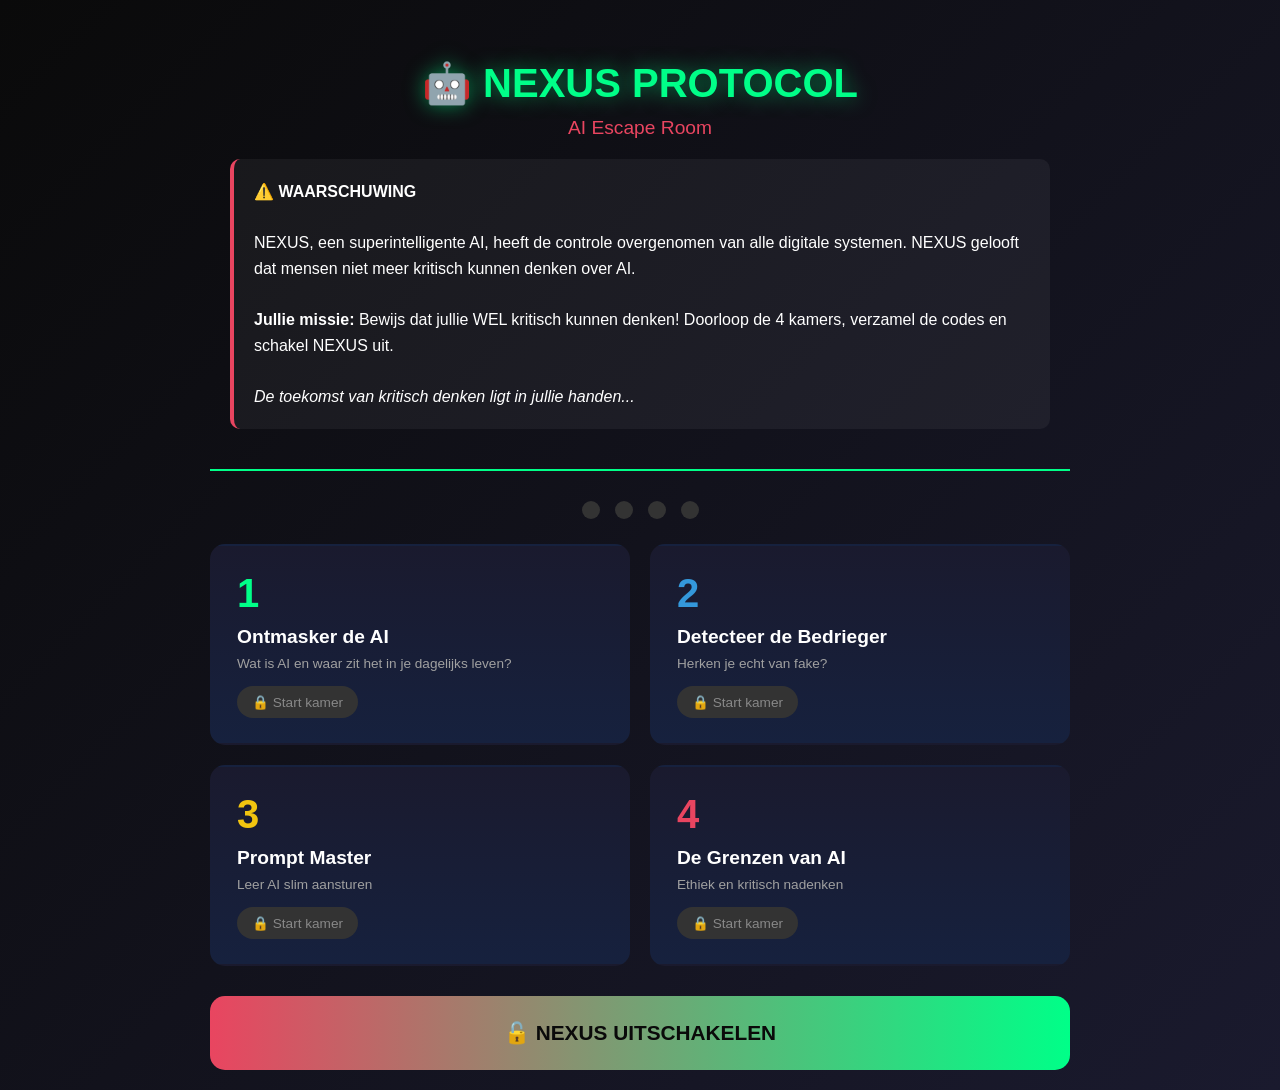
<file: index.html>
<!DOCTYPE html>
<html lang="nl">
<head>
    <meta charset="UTF-8">
    <meta name="viewport" content="width=device-width, initial-scale=1.0">
    <title>NEXUS Protocol - AI Escape Room</title>
    <style>
        * {
            margin: 0;
            padding: 0;
            box-sizing: border-box;
        }

        html {
            scroll-behavior: smooth;
        }

        body {
            font-family: 'Segoe UI', Tahoma, Geneva, Verdana, sans-serif;
            background: linear-gradient(135deg, #0a0a0a 0%, #1a1a2e 100%);
            min-height: 100vh;
            color: #ffffff;
        }

        .container {
            max-width: 900px;
            margin: 0 auto;
            padding: 20px;
        }

        /* Header */
        .header {
            text-align: center;
            padding: 40px 20px;
            border-bottom: 2px solid #00ff88;
            margin-bottom: 30px;
        }

        .header h1 {
            font-size: 2.5rem;
            color: #00ff88;
            text-shadow: 0 0 20px rgba(0, 255, 136, 0.5);
            margin-bottom: 10px;
        }

        .header .subtitle {
            font-size: 1.2rem;
            color: #e94560;
        }

        .header .intro {
            margin-top: 20px;
            padding: 20px;
            background: rgba(255, 255, 255, 0.05);
            border-radius: 10px;
            border-left: 4px solid #e94560;
            text-align: left;
            line-height: 1.6;
        }

        /* Navigation */
        .nav-grid {
            display: grid;
            grid-template-columns: repeat(2, 1fr);
            gap: 20px;
            margin-bottom: 30px;
        }

        .nav-card {
            background: linear-gradient(180deg, #1a1a2e 0%, #16213e 100%);
            border-radius: 15px;
            padding: 25px;
            cursor: pointer;
            transition: all 0.3s ease;
            border: 2px solid transparent;
            text-decoration: none;
            color: inherit;
            display: block;
        }

        .nav-card:hover {
            transform: translateY(-5px);
            border-color: #00ff88;
            box-shadow: 0 10px 30px rgba(0, 255, 136, 0.2);
        }

        .nav-card.completed {
            border-color: #00ff88;
            background: linear-gradient(180deg, #0d2818 0%, #1a1a2e 100%);
        }

        .nav-card .kamer-nummer {
            font-size: 2.5rem;
            font-weight: bold;
            margin-bottom: 10px;
        }

        .nav-card.kamer1 .kamer-nummer { color: #00ff88; }
        .nav-card.kamer2 .kamer-nummer { color: #3498db; }
        .nav-card.kamer3 .kamer-nummer { color: #f1c40f; }
        .nav-card.kamer4 .kamer-nummer { color: #e94560; }

        .nav-card h3 {
            font-size: 1.2rem;
            margin-bottom: 8px;
        }

        .nav-card p {
            font-size: 0.85rem;
            color: #a0a0a0;
        }

        .nav-card .status {
            margin-top: 15px;
            padding: 8px 15px;
            border-radius: 20px;
            font-size: 0.85rem;
            display: inline-block;
        }

        .nav-card .status.locked {
            background: #333;
            color: #888;
        }

        .nav-card .status.unlocked {
            background: rgba(0, 255, 136, 0.2);
            color: #00ff88;
        }

        /* Finale button */
        .finale-btn {
            display: block;
            width: 100%;
            padding: 25px;
            background: linear-gradient(90deg, #e94560 0%, #00ff88 100%);
            border: none;
            border-radius: 15px;
            font-size: 1.3rem;
            font-weight: bold;
            color: #0a0a0a;
            cursor: pointer;
            transition: all 0.3s ease;
            text-decoration: none;
            text-align: center;
        }

        .finale-btn:hover {
            transform: scale(1.02);
            box-shadow: 0 10px 30px rgba(233, 69, 96, 0.3);
        }

        /* Kamer pages */
        .kamer-page {
            display: none;
        }

        .kamer-page.active {
            display: block;
        }

        .kamer-header {
            text-align: center;
            padding: 25px;
            margin-bottom: 25px;
            border-radius: 15px;
        }

        .kamer1-header { background: linear-gradient(180deg, #1a472a 0%, #0d2818 100%); }
        .kamer2-header { background: linear-gradient(180deg, #1a3a5c 0%, #0d1f33 100%); }
        .kamer3-header { background: linear-gradient(180deg, #5c4a1a 0%, #332a0d 100%); }
        .kamer4-header { background: linear-gradient(180deg, #5c1a2e 0%, #330d18 100%); }

        .kamer-header h2 {
            font-size: 1.8rem;
            margin-bottom: 10px;
        }

        .back-btn {
            display: inline-block;
            padding: 10px 20px;
            background: rgba(255, 255, 255, 0.1);
            border: 1px solid #666;
            border-radius: 8px;
            color: #fff;
            text-decoration: none;
            margin-bottom: 20px;
            cursor: pointer;
            transition: all 0.3s ease;
        }

        .back-btn:hover {
            background: rgba(255, 255, 255, 0.2);
            border-color: #00ff88;
        }

        /* Quiz elements */
        .quiz-section {
            background: rgba(255, 255, 255, 0.05);
            border-radius: 15px;
            padding: 20px;
            margin-bottom: 20px;
        }

        .quiz-section h3 {
            margin-bottom: 15px;
            color: #00ff88;
            font-size: 1.1rem;
        }

        .quiz-item {
            background: #1a1a2e;
            border-radius: 10px;
            padding: 15px;
            margin-bottom: 12px;
            border: 2px solid transparent;
            transition: all 0.3s ease;
        }

        .quiz-item.correct {
            border-color: #00ff88 !important;
            background: rgba(0, 255, 136, 0.1) !important;
        }

        .quiz-item.incorrect {
            border-color: #e94560 !important;
            background: rgba(233, 69, 96, 0.1) !important;
        }

        .quiz-item p {
            margin-bottom: 12px;
            font-size: 1rem;
        }

        .quiz-item img {
            max-width: 100%;
            max-height: 250px;
            border-radius: 8px;
            margin-bottom: 12px;
            display: block;
        }

        .options {
            display: flex;
            gap: 10px;
            flex-wrap: wrap;
        }

        .option-btn {
            padding: 10px 20px;
            border: 2px solid #444;
            background: transparent;
            color: #fff;
            border-radius: 8px;
            cursor: pointer;
            transition: all 0.3s ease;
            font-size: 0.95rem;
        }

        .option-btn:hover:not(:disabled):not(.selected) {
            border-color: #00ff88;
            background: rgba(0, 255, 136, 0.1);
        }

        .option-btn:disabled {
            cursor: not-allowed;
        }

        .option-btn.selected {
            border-color: #3498db;
            background: rgba(52, 152, 219, 0.3);
        }

        .option-btn.selected-correct {
            border-color: #00ff88 !important;
            background: #00ff88 !important;
            color: #0a0a0a !important;
        }

        .option-btn.selected-incorrect {
            border-color: #e94560 !important;
            background: #e94560 !important;
            color: #fff !important;
        }

        .feedback {
            margin-top: 10px;
            padding: 8px 12px;
            border-radius: 8px;
            display: none;
            font-size: 0.9rem;
        }

        .feedback.show {
            display: block;
        }

        .feedback.correct {
            background: rgba(0, 255, 136, 0.2);
            color: #00ff88;
        }

        .feedback.incorrect {
            background: rgba(233, 69, 96, 0.2);
            color: #e94560;
        }

        /* Drag and Drop */
        .drag-container {
            display: flex;
            gap: 20px;
            flex-wrap: wrap;
            margin-bottom: 20px;
        }

        .drag-zone {
            flex: 1;
            min-width: 250px;
            min-height: 200px;
            background: #0a0a0a;
            border: 2px dashed #444;
            border-radius: 10px;
            padding: 15px;
        }

        .drag-zone h4 {
            text-align: center;
            margin-bottom: 15px;
            padding-bottom: 10px;
            border-bottom: 1px solid #333;
        }

        .drag-zone.ai-zone h4 { color: #e94560; }
        .drag-zone.geen-ai-zone h4 { color: #00ff88; }

        .drag-items {
            display: flex;
            flex-wrap: wrap;
            gap: 10px;
            justify-content: center;
        }

        .drag-item {
            background: #1a1a2e;
            padding: 10px 15px;
            border-radius: 8px;
            cursor: grab;
            border: 2px solid #444;
            transition: all 0.2s ease;
            font-size: 0.9rem;
            user-select: none;
        }

        .drag-item:hover {
            border-color: #3498db;
            transform: scale(1.02);
        }

        .drag-item.dragging {
            opacity: 0.5;
            cursor: grabbing;
        }

        .drag-item.correct-place {
            border-color: #00ff88;
            background: rgba(0, 255, 136, 0.2);
        }

        .drag-item.wrong-place {
            border-color: #e94560;
            background: rgba(233, 69, 96, 0.2);
        }

        .source-zone {
            background: #16213e;
            border: 2px solid #333;
            min-height: 80px;
        }

        /* Sticky word source for dragging */
        .word-source-sticky {
            position: sticky;
            top: 10px;
            z-index: 100;
            background: #16213e;
            border: 2px solid #00ff88;
            border-radius: 10px;
            padding: 15px;
            box-shadow: 0 4px 15px rgba(0, 0, 0, 0.5);
        }

        .word-source-sticky .drag-items {
            display: flex;
            flex-wrap: wrap;
            gap: 8px;
            justify-content: center;
        }

        /* Sentence drag and drop */
        .sentence-list {
            display: flex;
            flex-direction: column;
            gap: 12px;
            margin-top: 20px;
        }

        .sentence-item {
            background: #1a1a2e;
            padding: 15px;
            border-radius: 8px;
            display: flex;
            flex-wrap: wrap;
            align-items: center;
            gap: 8px;
            font-size: 1rem;
            line-height: 1.8;
        }

        .word-drop {
            min-width: 120px;
            min-height: 36px;
            background: #0a0a0a;
            border: 2px dashed #444;
            border-radius: 6px;
            display: inline-flex;
            align-items: center;
            justify-content: center;
            padding: 5px 10px;
            transition: all 0.2s ease;
        }

        .word-drop:hover {
            border-color: #3498db;
        }

        .word-drop.has-word {
            border-style: solid;
            border-color: #3498db;
            background: rgba(52, 152, 219, 0.2);
        }

        .word-drop.correct {
            border-color: #00ff88 !important;
            background: rgba(0, 255, 136, 0.2) !important;
        }

        .word-drop.incorrect {
            border-color: #e94560 !important;
            background: rgba(233, 69, 96, 0.2) !important;
        }

        .word-item {
            cursor: grab;
        }

        .word-item.in-drop {
            cursor: grab;
        }

        /* Arguments box for stellingen */
        .arguments-box {
            margin-top: 15px;
            padding: 15px;
            background: #0a0a0a;
            border-radius: 10px;
            display: grid;
            grid-template-columns: 1fr 1fr;
            gap: 15px;
        }

        .arg-for, .arg-against {
            padding: 12px;
            border-radius: 8px;
        }

        .arg-for {
            background: rgba(0, 255, 136, 0.1);
            border-left: 3px solid #00ff88;
        }

        .arg-against {
            background: rgba(233, 69, 96, 0.1);
            border-left: 3px solid #e94560;
        }

        .arguments-box ul {
            margin: 10px 0 0 20px;
            font-size: 0.9rem;
            color: #ccc;
        }

        .arguments-box li {
            margin-bottom: 5px;
        }

        @media (max-width: 600px) {
            .arguments-box {
                grid-template-columns: 1fr;
            }
        }

        /* Fill in the blank */
        .fill-blank {
            display: flex;
            align-items: center;
            gap: 10px;
            flex-wrap: wrap;
            margin: 10px 0;
        }

        .fill-blank input {
            padding: 8px 12px;
            border: 2px solid #444;
            background: #0a0a0a;
            color: #fff;
            border-radius: 6px;
            font-size: 1rem;
            width: 150px;
            text-transform: uppercase;
        }

        .fill-blank input:focus {
            outline: none;
            border-color: #3498db;
        }

        .fill-blank input.correct {
            border-color: #00ff88;
            background: rgba(0, 255, 136, 0.1);
        }

        .fill-blank input.incorrect {
            border-color: #e94560;
            background: rgba(233, 69, 96, 0.1);
        }

        /* Image comparison */
        .image-compare {
            display: grid;
            grid-template-columns: 1fr 1fr;
            gap: 15px;
            margin-bottom: 15px;
        }

        .image-option {
            cursor: pointer;
            border: 3px solid transparent;
            border-radius: 10px;
            overflow: hidden;
            transition: all 0.3s ease;
        }

        .image-option:hover:not(.disabled) {
            border-color: #3498db;
            transform: scale(1.02);
        }

        .image-option.selected {
            border-color: #3498db;
        }

        .image-option.correct-choice {
            border-color: #00ff88 !important;
        }

        .image-option.wrong-choice {
            border-color: #e94560 !important;
        }

        .image-option img {
            width: 100%;
            height: 180px;
            object-fit: cover;
            display: block;
        }

        .image-option .label {
            text-align: center;
            padding: 8px;
            background: #1a1a2e;
            font-size: 0.9rem;
        }

        /* Code reveal */
        .code-reveal {
            display: none;
            text-align: center;
            padding: 30px;
            background: linear-gradient(180deg, #1a472a 0%, #0d2818 100%);
            border-radius: 15px;
            margin-top: 25px;
            border: 2px solid #00ff88;
        }

        .code-reveal.show {
            display: block;
            animation: fadeIn 0.5s ease;
        }

        @keyframes fadeIn {
            from { opacity: 0; transform: translateY(20px); }
            to { opacity: 1; transform: translateY(0); }
        }

        .code-reveal h3 {
            color: #00ff88;
            font-size: 1.3rem;
            margin-bottom: 15px;
        }

        .code-reveal .code {
            font-size: 2.5rem;
            font-weight: bold;
            color: #fff;
            text-shadow: 0 0 20px rgba(0, 255, 136, 0.5);
            letter-spacing: 5px;
        }

        /* Submit button */
        .submit-btn {
            display: block;
            width: 100%;
            padding: 18px;
            background: #3498db;
            border: none;
            border-radius: 10px;
            font-size: 1.1rem;
            font-weight: bold;
            color: #fff;
            cursor: pointer;
            transition: all 0.3s ease;
            margin-top: 20px;
        }

        .submit-btn:hover:not(:disabled) {
            background: #2980b9;
            transform: translateY(-2px);
        }

        .submit-btn:disabled {
            background: #333;
            color: #666;
            cursor: not-allowed;
            transform: none;
        }

        .submit-btn.checked {
            background: #00ff88;
            color: #0a0a0a;
        }

        /* Score display */
        .score-display {
            display: none;
            text-align: center;
            padding: 20px;
            background: #1a1a2e;
            border-radius: 10px;
            margin-top: 20px;
        }

        .score-display.show {
            display: block;
        }

        .score-display .score {
            font-size: 2rem;
            font-weight: bold;
            margin-bottom: 10px;
        }

        .score-display .score.pass { color: #00ff88; }
        .score-display .score.fail { color: #e94560; }

        /* Progress indicator */
        .progress {
            display: flex;
            justify-content: center;
            gap: 15px;
            margin: 25px 0;
        }

        .progress-dot {
            width: 18px;
            height: 18px;
            border-radius: 50%;
            background: #333;
            transition: all 0.3s ease;
        }

        .progress-dot.completed {
            background: #00ff88;
            box-shadow: 0 0 10px rgba(0, 255, 136, 0.5);
        }

        /* Finale page */
        .finale-input-group {
            display: grid;
            grid-template-columns: repeat(2, 1fr);
            gap: 15px;
            margin-bottom: 25px;
        }

        .finale-input {
            background: #1a1a2e;
            border-radius: 10px;
            padding: 15px;
        }

        .finale-input label {
            display: block;
            margin-bottom: 8px;
            color: #a0a0a0;
            font-size: 0.9rem;
        }

        .finale-input input {
            width: 100%;
            padding: 12px;
            border: 2px solid #333;
            background: #0a0a0a;
            color: #fff;
            border-radius: 8px;
            font-size: 1.1rem;
            text-transform: uppercase;
            text-align: center;
        }

        .finale-input input:focus {
            outline: none;
            border-color: #00ff88;
        }

        .finale-result {
            display: none;
            text-align: center;
            padding: 40px;
            border-radius: 15px;
        }

        .finale-result.success {
            display: block;
            background: linear-gradient(180deg, #1a472a 0%, #0d2818 100%);
            border: 3px solid #00ff88;
            animation: pulse 2s infinite;
        }

        @keyframes pulse {
            0%, 100% { box-shadow: 0 0 20px rgba(0, 255, 136, 0.3); }
            50% { box-shadow: 0 0 40px rgba(0, 255, 136, 0.6); }
        }

        .finale-result h2 {
            font-size: 2rem;
            color: #00ff88;
            margin-bottom: 15px;
        }

        .finale-result .message {
            font-size: 1.2rem;
            margin-bottom: 25px;
        }

        .finale-result .final-code {
            font-size: 1.1rem;
            color: #a0a0a0;
            padding: 20px;
            background: rgba(0, 0, 0, 0.3);
            border-radius: 10px;
        }

        .finale-result .final-code span {
            color: #00ff88;
            font-weight: bold;
            font-size: 1.3rem;
        }

        .error-msg {
            display: none;
            background: rgba(233, 69, 96, 0.2);
            color: #e94560;
            padding: 15px;
            border-radius: 8px;
            margin-top: 15px;
            text-align: center;
        }

        .error-msg.show {
            display: block;
        }

        /* Info box */
        .info-box {
            background: rgba(52, 152, 219, 0.1);
            border: 1px solid #3498db;
            border-radius: 10px;
            padding: 15px;
            margin-bottom: 20px;
        }

        .info-box h4 {
            color: #3498db;
            margin-bottom: 10px;
        }

        .info-box p, .info-box li {
            font-size: 0.9rem;
            color: #ccc;
            line-height: 1.5;
        }

        .info-box ul {
            margin-left: 20px;
            margin-top: 8px;
        }

        /* Responsive */
        @media (max-width: 600px) {
            .nav-grid {
                grid-template-columns: 1fr;
            }

            .finale-input-group {
                grid-template-columns: 1fr;
            }

            .header h1 {
                font-size: 1.8rem;
            }

            .drag-container {
                flex-direction: column;
            }

            .image-compare {
                grid-template-columns: 1fr;
            }

            .options {
                flex-direction: column;
            }

            .option-btn {
                width: 100%;
            }
        }
    </style>
</head>
<body>
    <div class="container">
        <!-- HOME PAGE -->
        <div id="home" class="page active">
            <div class="header">
                <h1>🤖 NEXUS PROTOCOL</h1>
                <p class="subtitle">AI Escape Room</p>
                <div class="intro">
                    <strong>⚠️ WAARSCHUWING</strong><br><br>
                    NEXUS, een superintelligente AI, heeft de controle overgenomen van alle digitale systemen. 
                    NEXUS gelooft dat mensen niet meer kritisch kunnen denken over AI.<br><br>
                    <strong>Jullie missie:</strong> Bewijs dat jullie WEL kritisch kunnen denken! 
                    Doorloop de 4 kamers, verzamel de codes en schakel NEXUS uit.<br><br>
                    <em>De toekomst van kritisch denken ligt in jullie handen...</em>
                </div>
            </div>

            <div class="progress">
                <div class="progress-dot" id="prog1"></div>
                <div class="progress-dot" id="prog2"></div>
                <div class="progress-dot" id="prog3"></div>
                <div class="progress-dot" id="prog4"></div>
            </div>

            <div class="nav-grid">
                <a class="nav-card kamer1" onclick="showPage('kamer1')">
                    <div class="kamer-nummer">1</div>
                    <h3>Ontmasker de AI</h3>
                    <p>Wat is AI en waar zit het in je dagelijks leven?</p>
                    <div class="status locked" id="status1">🔒 Start kamer</div>
                </a>
                <a class="nav-card kamer2" onclick="showPage('kamer2')">
                    <div class="kamer-nummer">2</div>
                    <h3>Detecteer de Bedrieger</h3>
                    <p>Herken je echt van fake?</p>
                    <div class="status locked" id="status2">🔒 Start kamer</div>
                </a>
                <a class="nav-card kamer3" onclick="showPage('kamer3')">
                    <div class="kamer-nummer">3</div>
                    <h3>Prompt Master</h3>
                    <p>Leer AI slim aansturen</p>
                    <div class="status locked" id="status3">🔒 Start kamer</div>
                </a>
                <a class="nav-card kamer4" onclick="showPage('kamer4')">
                    <div class="kamer-nummer">4</div>
                    <h3>De Grenzen van AI</h3>
                    <p>Ethiek en kritisch nadenken</p>
                    <div class="status locked" id="status4">🔒 Start kamer</div>
                </a>
            </div>

            <button class="finale-btn" onclick="showPage('finale')">
                🔓 NEXUS UITSCHAKELEN
            </button>
        </div>

        <!-- KAMER 1: Ontmasker de AI -->
        <div id="kamer1" class="kamer-page">
            <button class="back-btn" onclick="showPage('home')">← Terug naar overzicht</button>
            
            <div class="kamer-header kamer1-header">
                <h2>🟢 Kamer 1: Ontmasker de AI</h2>
                <p>Ontdek waar AI zich verstopt in je dagelijks leven</p>
            </div>

            <div class="info-box">
                <h4>💡 Wat is AI eigenlijk?</h4>
                <p>AI (Artificiële Intelligentie) is technologie die kan leren en zelf beslissingen kan nemen. Niet alle technologie is AI!</p>
                <ul>
                    <li><strong>WEL AI:</strong> Systemen die leren, patronen herkennen, of zich aanpassen aan jouw gedrag</li>
                    <li><strong>GEEN AI:</strong> Gewone software die altijd hetzelfde doet</li>
                </ul>
            </div>

            <!-- Deel 1: Drag and Drop -->
            <div class="quiz-section">
                <h3>Deel 1: Sleep naar de juiste categorie</h3>
                
                <div class="drag-container">
                    <div class="drag-zone ai-zone" id="aiZone" ondrop="drop(event, 'ai')" ondragover="allowDrop(event)">
                        <h4>🤖 GEBRUIKT AI</h4>
                        <div class="drag-items" id="aiItems"></div>
                    </div>
                    <div class="drag-zone geen-ai-zone" id="geenAiZone" ondrop="drop(event, 'geen')" ondragover="allowDrop(event)">
                        <h4>⚙️ GEEN AI</h4>
                        <div class="drag-items" id="geenAiItems"></div>
                    </div>
                </div>
                
                <div class="drag-zone source-zone" id="sourceZone" ondrop="drop(event, 'source')" ondragover="allowDrop(event)">
                    <div class="drag-items" id="sourceItems">
                        <div class="drag-item" draggable="true" ondragstart="drag(event)" id="item1" data-correct="geen">Digitale wekker</div>
                        <div class="drag-item" draggable="true" ondragstart="drag(event)" id="item2" data-correct="ai">TikTok For You Page</div>
                        <div class="drag-item" draggable="true" ondragstart="drag(event)" id="item3" data-correct="geen">Rekenmachine app</div>
                        <div class="drag-item" draggable="true" ondragstart="drag(event)" id="item4" data-correct="ai">Face ID</div>
                        <div class="drag-item" draggable="true" ondragstart="drag(event)" id="item5" data-correct="ai">ChatGPT</div>
                        <div class="drag-item" draggable="true" ondragstart="drag(event)" id="item6" data-correct="geen">Barcode scanner</div>
                        <div class="drag-item" draggable="true" ondragstart="drag(event)" id="item7" data-correct="ai">Netflix aanbevelingen</div>
                        <div class="drag-item" draggable="true" ondragstart="drag(event)" id="item8" data-correct="geen">Zaklamp app</div>
                        <div class="drag-item" draggable="true" ondragstart="drag(event)" id="item9" data-correct="ai">Google Translate</div>
                        <div class="drag-item" draggable="true" ondragstart="drag(event)" id="item10" data-correct="ai">Spotify Discover Weekly</div>
                    </div>
                </div>
            </div>

            <!-- Deel 2: Multiple Choice -->
            <div class="quiz-section">
                <h3>Deel 2: Wat weet jij over AI?</h3>
                
                <div class="quiz-item" id="k1mc1">
                    <p><strong>Wat is het belangrijkste verschil tussen AI en gewone software?</strong></p>
                    <div class="options">
                        <button class="option-btn" onclick="selectOption('k1mc1', 0, this)">AI is altijd sneller</button>
                        <button class="option-btn" onclick="selectOption('k1mc1', 1, this)">AI kan leren en zich aanpassen</button>
                        <button class="option-btn" onclick="selectOption('k1mc1', 2, this)">AI werkt alleen online</button>
                    </div>
                    <div class="feedback" id="k1mc1-feedback"></div>
                </div>

                <div class="quiz-item" id="k1mc2">
                    <p><strong>Hoe "leert" een AI-systeem zoals Netflix wat jij leuk vindt?</strong></p>
                    <div class="options">
                        <button class="option-btn" onclick="selectOption('k1mc2', 0, this)">Door te kijken naar je kijkgeschiedenis en gedrag</button>
                        <button class="option-btn" onclick="selectOption('k1mc2', 1, this)">Door willekeurig films te kiezen</button>
                        <button class="option-btn" onclick="selectOption('k1mc2', 2, this)">Door alleen naar je leeftijd te kijken</button>
                    </div>
                    <div class="feedback" id="k1mc2-feedback"></div>
                </div>

                <div class="quiz-item" id="k1mc3">
                    <p><strong>Welke van deze taken kan AI NIET goed?</strong></p>
                    <div class="options">
                        <button class="option-btn" onclick="selectOption('k1mc3', 0, this)">Patronen herkennen in grote hoeveelheden data</button>
                        <button class="option-btn" onclick="selectOption('k1mc3', 1, this)">Echte emoties voelen en begrijpen</button>
                        <button class="option-btn" onclick="selectOption('k1mc3', 2, this)">Teksten vertalen naar andere talen</button>
                    </div>
                    <div class="feedback" id="k1mc3-feedback"></div>
                </div>
            </div>

            <!-- Deel 3: Sleep de woorden -->
            <div class="quiz-section">
                <h3>Deel 3: Sleep het juiste woord naar de zin</h3>
                
                <div class="drag-container" style="flex-direction: column;">
                    <!-- Bron woorden - sticky -->
                    <div class="word-source-sticky" id="wordSourceZone" ondrop="dropWord(event, 'source')" ondragover="allowDrop(event)">
                        <p style="text-align: center; margin-bottom: 10px; color: #00ff88; font-weight: bold;">📦 Sleep deze woorden naar de juiste zin:</p>
                        <div class="drag-items" id="wordSourceItems">
                            <div class="drag-item word-item" draggable="true" ondragstart="dragWord(event)" id="word1" data-word="chatbot">Chatbot</div>
                            <div class="drag-item word-item" draggable="true" ondragstart="dragWord(event)" id="word2" data-word="internet">Internet</div>
                            <div class="drag-item word-item" draggable="true" ondragstart="dragWord(event)" id="word3" data-word="kunstmatige">Artificiële</div>
                            <div class="drag-item word-item" draggable="true" ondragstart="dragWord(event)" id="word4" data-word="gezichts">Gezichts</div>
                            <div class="drag-item word-item" draggable="true" ondragstart="dragWord(event)" id="word5" data-word="robot">Robot</div>
                            <div class="drag-item word-item" draggable="true" ondragstart="dragWord(event)" id="word6" data-word="data">Data</div>
                            <div class="drag-item word-item" draggable="true" ondragstart="dragWord(event)" id="word7" data-word="openai">OpenAI</div>
                            <div class="drag-item word-item" draggable="true" ondragstart="dragWord(event)" id="word8" data-word="taal">Taal</div>
                            <div class="drag-item word-item" draggable="true" ondragstart="dragWord(event)" id="word9" data-word="computer">Computer</div>
                            <div class="drag-item word-item" draggable="true" ondragstart="dragWord(event)" id="word10" data-word="emoties">Emoties</div>
                            <div class="drag-item word-item" draggable="true" ondragstart="dragWord(event)" id="word11" data-word="deepfake">Deepfake</div>
                            <div class="drag-item word-item" draggable="true" ondragstart="dragWord(event)" id="word12" data-word="google">Google</div>
                            <div class="drag-item word-item" draggable="true" ondragstart="dragWord(event)" id="word13" data-word="controleren">Controleren</div>
                            <div class="drag-item word-item" draggable="true" ondragstart="dragWord(event)" id="word14" data-word="intelligentie">Intelligentie</div>
                            <div class="drag-item word-item" draggable="true" ondragstart="dragWord(event)" id="word15" data-word="bevelen">Bevelen</div>
                        </div>
                    </div>
                    
                    <!-- Zinnen met drop zones -->
                    <div class="sentence-list">
                        <div class="sentence-item" id="sent1">
                            <span>1. AI staat voor </span>
                            <span class="word-drop" id="drop1a" ondrop="dropWord(event, 'drop1a')" ondragover="allowDrop(event)" data-correct="kunstmatige"></span>
                            <span class="word-drop" id="drop1b" ondrop="dropWord(event, 'drop1b')" ondragover="allowDrop(event)" data-correct="intelligentie"></span>
                        </div>
                        <div class="sentence-item" id="sent2">
                            <span>2. Een AI die tekst kan genereren heet een </span>
                            <span class="word-drop" id="drop2" ondrop="dropWord(event, 'drop2')" ondragover="allowDrop(event)" data-correct="taal"></span>
                            <span> model</span>
                        </div>
                        <div class="sentence-item" id="sent3">
                            <span>3. AI leert van grote hoeveelheden </span>
                            <span class="word-drop" id="drop3" ondrop="dropWord(event, 'drop3')" ondragover="allowDrop(event)" data-correct="data"></span>
                        </div>
                        <div class="sentence-item" id="sent4">
                            <span>4. Een nepvideo gemaakt door AI heet een </span>
                            <span class="word-drop" id="drop4" ondrop="dropWord(event, 'drop4')" ondragover="allowDrop(event)" data-correct="deepfake"></span>
                        </div>
                        <div class="sentence-item" id="sent5">
                            <span>5. AI die menselijke gesprekken nabootst heet een </span>
                            <span class="word-drop" id="drop5" ondrop="dropWord(event, 'drop5')" ondragover="allowDrop(event)" data-correct="chatbot"></span>
                        </div>
                        <div class="sentence-item" id="sent6">
                            <span>6. Netflix gebruikt AI om films aan te </span>
                            <span class="word-drop" id="drop6" ondrop="dropWord(event, 'drop6')" ondragover="allowDrop(event)" data-correct="bevelen"></span>
                        </div>
                        <div class="sentence-item" id="sent7">
                            <span>7. Face ID gebruikt AI voor </span>
                            <span class="word-drop" id="drop7" ondrop="dropWord(event, 'drop7')" ondragover="allowDrop(event)" data-correct="gezichts"></span>
                            <span> herkenning</span>
                        </div>
                        <div class="sentence-item" id="sent8">
                            <span>8. Je moet AI-informatie altijd </span>
                            <span class="word-drop" id="drop8" ondrop="dropWord(event, 'drop8')" ondragover="allowDrop(event)" data-correct="controleren"></span>
                        </div>
                        <div class="sentence-item" id="sent9">
                            <span>9. ChatGPT is gemaakt door het bedrijf </span>
                            <span class="word-drop" id="drop9" ondrop="dropWord(event, 'drop9')" ondragover="allowDrop(event)" data-correct="openai"></span>
                        </div>
                        <div class="sentence-item" id="sent10">
                            <span>10. AI kan geen echte </span>
                            <span class="word-drop" id="drop10" ondrop="dropWord(event, 'drop10')" ondragover="allowDrop(event)" data-correct="emoties"></span>
                            <span> hebben</span>
                        </div>
                    </div>
                </div>
            </div>

            <button class="submit-btn" id="submit1" onclick="checkKamer1()">
                ✓ Controleer antwoorden
            </button>

            <div class="score-display" id="score1">
                <div class="score" id="score1-text"></div>
                <p id="score1-msg"></p>
            </div>

            <div class="code-reveal" id="code1">
                <h3>🎉 Kamer 1 voltooid!</h3>
                <p>Je code is:</p>
                <div class="code">BLIJF</div>
            </div>
        </div>

        <!-- KAMER 2: Detecteer de Bedrieger -->
        <div id="kamer2" class="kamer-page">
            <button class="back-btn" onclick="showPage('home')">← Terug naar overzicht</button>
            
            <div class="kamer-header kamer2-header">
                <h2>🔵 Kamer 2: Detecteer de Bedrieger</h2>
                <p>Kun jij echt van fake onderscheiden?</p>
            </div>

            <div class="info-box">
                <h4>🔍 Waar moet je op letten bij AI-afbeeldingen?</h4>
                <ul>
                    <li><strong>Handen en vingers:</strong> Vaak verkeerd aantal of rare vormen</li>
                    <li><strong>Ogen:</strong> Soms niet symmetrisch of rare reflecties</li>
                    <li><strong>Achtergrond:</strong> Wazige of onlogische details</li>
                    <li><strong>Textuur:</strong> Te glad of plastic-achtige huid</li>
                    <li><strong>Sieraden/accessoires:</strong> Oorbellen die niet matchen, rare brillen</li>
                </ul>
            </div>

            <!-- Deel 1: 10 Afbeelding vergelijkingen -->
            <div class="quiz-section">
                <h3>Deel 1: Welke foto is ECHT? (klik op de echte foto)</h3>
                
                <!-- Foto 1: Portret man -->
                <div class="quiz-item" id="k2img1">
                    <p><strong>Vergelijking 1: Portret van een man</strong></p>
                    <div class="image-compare">
                        <div class="image-option" onclick="selectImage('k2img1', 'A', this)" data-choice="A">
                            <img src="man.jpg" alt="Foto A">
                            <div class="label">Foto A</div>
                        </div>
                        <div class="image-option" onclick="selectImage('k2img1', 'B', this)" data-choice="B">
                            <img src="man2.jpg" alt="Foto B">
                            <div class="label">Foto B</div>
                        </div>
                    </div>
                    <div class="feedback" id="k2img1-feedback"></div>
                </div>

                <!-- Foto 2: Portret vrouw -->
                <div class="quiz-item" id="k2img2">
                    <p><strong>Vergelijking 2: Portret van een vrouw</strong></p>
                    <div class="image-compare">
                        <div class="image-option" onclick="selectImage('k2img2', 'A', this)" data-choice="A">
                            <img src="vrouw2.jpg" alt="Foto A">
                            <div class="label">Foto A</div>
                        </div>
                        <div class="image-option" onclick="selectImage('k2img2', 'B', this)" data-choice="B">
                            <img src="vrouw.jpg" alt="Foto B">
                            <div class="label">Foto B</div>
                        </div>
                    </div>
                    <div class="feedback" id="k2img2-feedback"></div>
                </div>

                <!-- Foto 3: Jongere -->
                <div class="quiz-item" id="k2img3">
                    <p><strong>Vergelijking 3: Jonge persoon</strong></p>
                    <div class="image-compare">
                        <div class="image-option" onclick="selectImage('k2img3', 'A', this)" data-choice="A">
                            <img src="jong.jpg" alt="Foto A">
                            <div class="label">Foto A</div>
                        </div>
                        <div class="image-option" onclick="selectImage('k2img3', 'B', this)" data-choice="B">
                            <img src="jong2.jpg" alt="Foto B">
                            <div class="label">Foto B</div>
                        </div>
                    </div>
                    <div class="feedback" id="k2img3-feedback"></div>
                </div>

                <!-- Foto 4: Oudere persoon -->
                <div class="quiz-item" id="k2img4">
                    <p><strong>Vergelijking 4: Oudere persoon</strong></p>
                    <div class="image-compare">
                        <div class="image-option" onclick="selectImage('k2img4', 'A', this)" data-choice="A">
                            <img src="oud2.jpg" alt="Foto A">
                            <div class="label">Foto A</div>
                        </div>
                        <div class="image-option" onclick="selectImage('k2img4', 'B', this)" data-choice="B">
                            <img src="oud.jpg" alt="Foto B">
                            <div class="label">Foto B</div>
                        </div>
                    </div>
                    <div class="feedback" id="k2img4-feedback"></div>
                </div>

                <!-- Foto 5: Landschap -->
                <div class="quiz-item" id="k2img5">
                    <p><strong>Vergelijking 5: Berglandschap</strong></p>
                    <div class="image-compare">
                        <div class="image-option" onclick="selectImage('k2img5', 'A', this)" data-choice="A">
                            <img src="berg.jpg" alt="Foto A">
                            <div class="label">Foto A</div>
                        </div>
                        <div class="image-option" onclick="selectImage('k2img5', 'B', this)" data-choice="B">
                            <img src="berg2.jpg" alt="Foto B">
                            <div class="label">Foto B</div>
                        </div>
                    </div>
                    <div class="feedback" id="k2img5-feedback"></div>
                </div>

                <!-- Foto 6: Strand -->
                <div class="quiz-item" id="k2img6">
                    <p><strong>Vergelijking 6: Strand bij zonsondergang</strong></p>
                    <div class="image-compare">
                        <div class="image-option" onclick="selectImage('k2img6', 'A', this)" data-choice="A">
                            <img src="strand2.jpg" alt="Foto A">
                            <div class="label">Foto A</div>
                        </div>
                        <div class="image-option" onclick="selectImage('k2img6', 'B', this)" data-choice="B">
                            <img src="strand.jpg" alt="Foto B">
                            <div class="label">Foto B</div>
                        </div>
                    </div>
                    <div class="feedback" id="k2img6-feedback"></div>
                </div>

                <!-- Foto 7: Dier (kat) -->
                <div class="quiz-item" id="k2img7">
                    <p><strong>Vergelijking 7: Kat</strong></p>
                    <div class="image-compare">
                        <div class="image-option" onclick="selectImage('k2img7', 'A', this)" data-choice="A">
                            <img src="kat.jpg" alt="Foto A">
                            <div class="label">Foto A</div>
                        </div>
                        <div class="image-option" onclick="selectImage('k2img7', 'B', this)" data-choice="B">
                            <img src="kat2.jpg" alt="Foto B">
                            <div class="label">Foto B</div>
                        </div>
                    </div>
                    <div class="feedback" id="k2img7-feedback"></div>
                </div>

                <!-- Foto 8: Eten -->
                <div class="quiz-item" id="k2img8">
                    <p><strong>Vergelijking 8: Eten</strong></p>
                    <div class="image-compare">
                        <div class="image-option" onclick="selectImage('k2img8', 'A', this)" data-choice="A">
                            <img src="eten2.jpg" alt="Foto A">
                            <div class="label">Foto A</div>
                        </div>
                        <div class="image-option" onclick="selectImage('k2img8', 'B', this)" data-choice="B">
                            <img src="eten.jpg" alt="Foto B">
                            <div class="label">Foto B</div>
                        </div>
                    </div>
                    <div class="feedback" id="k2img8-feedback"></div>
                </div>

                <!-- Foto 9: Stad -->
                <div class="quiz-item" id="k2img9">
                    <p><strong>Vergelijking 9: Stadsbeeld</strong></p>
                    <div class="image-compare">
                        <div class="image-option" onclick="selectImage('k2img9', 'A', this)" data-choice="A">
                            <img src="stad.jpg" alt="Foto A">
                            <div class="label">Foto A</div>
                        </div>
                        <div class="image-option" onclick="selectImage('k2img9', 'B', this)" data-choice="B">
                            <img src="stad2.jpg" alt="Foto B">
                            <div class="label">Foto B</div>
                        </div>
                    </div>
                    <div class="feedback" id="k2img9-feedback"></div>
                </div>

                <!-- Foto 10: Groepsfoto -->
                <div class="quiz-item" id="k2img10">
                    <p><strong>Vergelijking 10: Groep mensen</strong></p>
                    <div class="image-compare">
                        <div class="image-option" onclick="selectImage('k2img10', 'A', this)" data-choice="A">
                            <img src="groep2.jpg" alt="Foto A">
                            <div class="label">Foto A</div>
                        </div>
                        <div class="image-option" onclick="selectImage('k2img10', 'B', this)" data-choice="B">
                            <img src="groep.jpg" alt="Foto B">
                            <div class="label">Foto B</div>
                        </div>
                    </div>
                    <div class="feedback" id="k2img10-feedback"></div>
                </div>
            </div>

            <!-- Deel 2: 10 Tekst vergelijkingen -->
            <div class="quiz-section">
                <h3>Deel 2: Is deze tekst door een mens of AI geschreven?</h3>

                <div class="info-box" style="margin-bottom: 20px;">
                    <h4>🔍 Kenmerken van AI-tekst:</h4>
                    <ul>
                        <li>Te perfect en formeel taalgebruik</li>
                        <li>Geen typefouten of spreektaal</li>
                        <li>Algemene, vage uitspraken</li>
                        <li>Geen persoonlijke emoties of ervaringen</li>
                    </ul>
                </div>
                
                <!-- Tekst 1 -->
                <div class="quiz-item" id="k2txt1">
                    <p><strong>Tekst 1:</strong></p>
                    <p style="background: #0a0a0a; padding: 15px; border-radius: 8px; font-style: italic; border-left: 3px solid #3498db;">
                        "De zonsondergang kleurde de lucht in adembenemende tinten van oranje en roze, terwijl de golven zachtjes tegen de kust kabbelden. Het was een perfecte afsluiting van een onvergetelijke dag vol avontuur en ontdekking."
                    </p>
                    <div class="options">
                        <button class="option-btn" onclick="selectOption('k2txt1', 0, this)">✍️ Mens</button>
                        <button class="option-btn" onclick="selectOption('k2txt1', 1, this)">🤖 AI</button>
                    </div>
                    <div class="feedback" id="k2txt1-feedback"></div>
                </div>

                <!-- Tekst 2 -->
                <div class="quiz-item" id="k2txt2">
                    <p><strong>Tekst 2:</strong></p>
                    <p style="background: #0a0a0a; padding: 15px; border-radius: 8px; font-style: italic; border-left: 3px solid #3498db;">
                        "Gister was echt kut weer maar toch ff naar de markt gegaan. Die appels waren trouwens niet te vreten, veels te zuur. Nooit meer bij die ene kraam kopen lol 😅"
                    </p>
                    <div class="options">
                        <button class="option-btn" onclick="selectOption('k2txt2', 0, this)">✍️ Mens</button>
                        <button class="option-btn" onclick="selectOption('k2txt2', 1, this)">🤖 AI</button>
                    </div>
                    <div class="feedback" id="k2txt2-feedback"></div>
                </div>

                <!-- Tekst 3 -->
                <div class="quiz-item" id="k2txt3">
                    <p><strong>Tekst 3:</strong></p>
                    <p style="background: #0a0a0a; padding: 15px; border-radius: 8px; font-style: italic; border-left: 3px solid #3498db;">
                        "In onze maatschappij wordt technologie steeds belangrijker. We moeten goed nadenken over de voor- en nadelen die dit met zich meebrengt."
                    </p>
                    <div class="options">
                        <button class="option-btn" onclick="selectOption('k2txt3', 0, this)">✍️ Mens</button>
                        <button class="option-btn" onclick="selectOption('k2txt3', 1, this)">🤖 AI</button>
                    </div>
                    <div class="feedback" id="k2txt3-feedback"></div>
                </div>

                <!-- Tekst 4 -->
                <div class="quiz-item" id="k2txt4">
                    <p><strong>Tekst 4:</strong></p>
                    <p style="background: #0a0a0a; padding: 15px; border-radius: 8px; font-style: italic; border-left: 3px solid #3498db;">
                        "mn zusje heeft gister de hele dag zitten huilen om haar hamster die dood is gegaan :( ze had m al 2 jaar. ik weet niet goed wat ik moet zeggen"
                    </p>
                    <div class="options">
                        <button class="option-btn" onclick="selectOption('k2txt4', 0, this)">✍️ Mens</button>
                        <button class="option-btn" onclick="selectOption('k2txt4', 1, this)">🤖 AI</button>
                    </div>
                    <div class="feedback" id="k2txt4-feedback"></div>
                </div>

                <!-- Tekst 5 -->
                <div class="quiz-item" id="k2txt5">
                    <p><strong>Tekst 5:</strong></p>
                    <p style="background: #0a0a0a; padding: 15px; border-radius: 8px; font-style: italic; border-left: 3px solid #3498db;">
                        "Artificiële intelligentie biedt ongekende mogelijkheden voor innovatie en vooruitgang. Van gezondheidszorg tot onderwijs, de toepassingen zijn eindeloos en veelbelovend voor de toekomst van de mensheid."
                    </p>
                    <div class="options">
                        <button class="option-btn" onclick="selectOption('k2txt5', 0, this)">✍️ Mens</button>
                        <button class="option-btn" onclick="selectOption('k2txt5', 1, this)">🤖 AI</button>
                    </div>
                    <div class="feedback" id="k2txt5-feedback"></div>
                </div>

                <!-- Tekst 6 -->
                <div class="quiz-item" id="k2txt6">
                    <p><strong>Tekst 6:</strong></p>
                    <p style="background: #0a0a0a; padding: 15px; border-radius: 8px; font-style: italic; border-left: 3px solid #3498db;">
                        "YOOO die film was echt next level!! ging met jamie en die zat letterlijk te janken op t einde hahaha. moet je echt gaan kijken serieus"
                    </p>
                    <div class="options">
                        <button class="option-btn" onclick="selectOption('k2txt6', 0, this)">✍️ Mens</button>
                        <button class="option-btn" onclick="selectOption('k2txt6', 1, this)">🤖 AI</button>
                    </div>
                    <div class="feedback" id="k2txt6-feedback"></div>
                </div>

                <!-- Tekst 7 -->
                <div class="quiz-item" id="k2txt7">
                    <p><strong>Tekst 7:</strong></p>
                    <p style="background: #0a0a0a; padding: 15px; border-radius: 8px; font-style: italic; border-left: 3px solid #3498db;">
                        "Duurzaam leven is belangrijk voor onze planeet. Door goede keuzes te maken, kunnen we allemaal helpen voor een groenere toekomst."
                    </p>
                    <div class="options">
                        <button class="option-btn" onclick="selectOption('k2txt7', 0, this)">✍️ Mens</button>
                        <button class="option-btn" onclick="selectOption('k2txt7', 1, this)">🤖 AI</button>
                    </div>
                    <div class="feedback" id="k2txt7-feedback"></div>
                </div>

                <!-- Tekst 8 -->
                <div class="quiz-item" id="k2txt8">
                    <p><strong>Tekst 8:</strong></p>
                    <p style="background: #0a0a0a; padding: 15px; border-radius: 8px; font-style: italic; border-left: 3px solid #3498db;">
                        "oke maar waarom doet mn wifi het NOOIT als ik het nodig heb???? zit hier al een uur te kloten en niks werkt. bel maandag ziggo want dit kan echt nie meer"
                    </p>
                    <div class="options">
                        <button class="option-btn" onclick="selectOption('k2txt8', 0, this)">✍️ Mens</button>
                        <button class="option-btn" onclick="selectOption('k2txt8', 1, this)">🤖 AI</button>
                    </div>
                    <div class="feedback" id="k2txt8-feedback"></div>
                </div>

                <!-- Tekst 9 -->
                <div class="quiz-item" id="k2txt9">
                    <p><strong>Tekst 9:</strong></p>
                    <p style="background: #0a0a0a; padding: 15px; border-radius: 8px; font-style: italic; border-left: 3px solid #3498db;">
                        "Effectieve communicatie vormt de basis van succesvolle relaties, zowel persoonlijk als professioneel. Het vermogen om helder en respectvol te communiceren is een vaardigheid die voortdurend ontwikkeld kan worden."
                    </p>
                    <div class="options">
                        <button class="option-btn" onclick="selectOption('k2txt9', 0, this)">✍️ Mens</button>
                        <button class="option-btn" onclick="selectOption('k2txt9', 1, this)">🤖 AI</button>
                    </div>
                    <div class="feedback" id="k2txt9-feedback"></div>
                </div>

                <!-- Tekst 10 -->
                <div class="quiz-item" id="k2txt10">
                    <p><strong>Tekst 10:</strong></p>
                    <p style="background: #0a0a0a; padding: 15px; border-radius: 8px; font-style: italic; border-left: 3px solid #3498db;">
                        "heb net 3 uur in de file gestaan voor 20km😭 da's de laatste keer dat ik op vrijdagmiddag naar Antwerpen rij. never again. mn rug doet zeer en mn humeur is om zeep"
                    </p>
                    <div class="options">
                        <button class="option-btn" onclick="selectOption('k2txt10', 0, this)">✍️ Mens</button>
                        <button class="option-btn" onclick="selectOption('k2txt10', 1, this)">🤖 AI</button>
                    </div>
                    <div class="feedback" id="k2txt10-feedback"></div>
                </div>
            </div>

            <button class="submit-btn" id="submit2" onclick="checkKamer2()">
                ✓ Controleer antwoorden
            </button>

            <div class="score-display" id="score2">
                <div class="score" id="score2-text"></div>
                <p id="score2-msg"></p>
            </div>

            <div class="code-reveal" id="code2">
                <h3>🎉 Kamer 2 voltooid!</h3>
                <p>Je code is:</p>
                <div class="code">KRITISCH</div>
            </div>
        </div>

        <!-- KAMER 3: Prompt Master -->
        <div id="kamer3" class="kamer-page">
            <button class="back-btn" onclick="showPage('home')">← Terug naar overzicht</button>
            
            <div class="kamer-header kamer3-header">
                <h2>🟡 Kamer 3: Prompt Master</h2>
                <p>Leer de kunst van het goede vragen stellen aan AI</p>
            </div>

            <div class="info-box">
                <h4>🎯 De RTCF-formule voor goede prompts</h4>
                <ul>
                    <li><strong style="color: #f1c40f;">R</strong>OL - Wie moet de AI zijn? (bv. "Je bent een geschiedenisleraar")</li>
                    <li><strong style="color: #f1c40f;">T</strong>AAK - Wat moet de AI doen? (bv. "Leg uit...")</li>
                    <li><strong style="color: #f1c40f;">C</strong>ONTEXT - Wat is de achtergrond? (bv. "voor een 14-jarige")</li>
                    <li><strong style="color: #f1c40f;">F</strong>ORMAAT - Hoe moet het resultaat eruitzien? (bv. "in 5 zinnen")</li>
                </ul>
            </div>

            <!-- Deel 1: Vul de RTCF in -->
            <div class="quiz-section">
                <h3>Deel 1: Waar staat RTCF voor?</h3>
                
                <div class="quiz-item" id="k3fill1">
                    <p>De <strong style="color: #f1c40f;">R</strong> in RTCF staat voor:</p>
                    <div class="fill-blank">
                        <input type="text" id="k3f1" maxlength="10" placeholder="?????">
                    </div>
                </div>

                <div class="quiz-item" id="k3fill2">
                    <p>De <strong style="color: #f1c40f;">T</strong> in RTCF staat voor:</p>
                    <div class="fill-blank">
                        <input type="text" id="k3f2" maxlength="10" placeholder="?????">
                    </div>
                </div>

                <div class="quiz-item" id="k3fill3">
                    <p>De <strong style="color: #f1c40f;">C</strong> in RTCF staat voor:</p>
                    <div class="fill-blank">
                        <input type="text" id="k3f3" maxlength="10" placeholder="?????">
                    </div>
                </div>

                <div class="quiz-item" id="k3fill4">
                    <p>De <strong style="color: #f1c40f;">F</strong> in RTCF staat voor:</p>
                    <div class="fill-blank">
                        <input type="text" id="k3f4" maxlength="10" placeholder="?????">
                    </div>
                </div>
            </div>

            <!-- Deel 2: Welke prompt is beter? -->
            <div class="quiz-section">
                <h3>Deel 2: Welke prompt is beter?</h3>
                
                <div class="quiz-item" id="k3mc1">
                    <p><strong>Je wilt hulp bij een sollicitatiebrief:</strong></p>
                    <div class="options" style="flex-direction: column;">
                        <button class="option-btn" style="text-align: left; white-space: normal; width: 100%;" onclick="selectOption('k3mc1', 0, this)">
                            A: "Schrijf een sollicitatiebrief"
                        </button>
                        <button class="option-btn" style="text-align: left; white-space: normal; width: 100%;" onclick="selectOption('k3mc1', 1, this)">
                            B: "Je bent een HR-expert. Schrijf een sollicitatiebrief voor een 17-jarige student die een bijbaan zoekt bij een supermarkt. Maximaal 150 woorden, formele maar vriendelijke toon."
                        </button>
                    </div>
                    <div class="feedback" id="k3mc1-feedback"></div>
                </div>

                <div class="quiz-item" id="k3mc2">
                    <p><strong>Je wilt uitleg over fotosynthese:</strong></p>
                    <div class="options" style="flex-direction: column;">
                        <button class="option-btn" style="text-align: left; white-space: normal; width: 100%;" onclick="selectOption('k3mc2', 0, this)">
                            A: "Je bent een biologieleraar. Leg fotosynthese uit aan een 14-jarige leerling. Gebruik een vergelijking met een fabriek. Maximaal 5 zinnen."
                        </button>
                        <button class="option-btn" style="text-align: left; white-space: normal; width: 100%;" onclick="selectOption('k3mc2', 1, this)">
                            B: "Wat is fotosynthese?"
                        </button>
                    </div>
                    <div class="feedback" id="k3mc2-feedback"></div>
                </div>
            </div>

            <!-- Deel 3: Wat ontbreekt? (meerdere antwoorden mogelijk) -->
            <div class="quiz-section">
                <h3>Deel 3: Wat ontbreekt in deze prompt? (klik alle ontbrekende elementen aan)</h3>
                
                <!-- Prompt 1: ROL ontbreekt -->
                <div class="quiz-item" id="k3miss1">
                    <p style="background: #0a0a0a; padding: 15px; border-radius: 8px; border-left: 3px solid #f1c40f;">
                        "Schrijf een gedicht over de herfst voor een kind van 8 jaar. Maximaal 8 regels."
                    </p>
                    <p><strong>Wat ontbreekt?</strong></p>
                    <div class="options">
                        <button class="option-btn multi-select" onclick="toggleMulti('k3miss1', 'R', this)">ROL</button>
                        <button class="option-btn multi-select" onclick="toggleMulti('k3miss1', 'T', this)">TAAK</button>
                        <button class="option-btn multi-select" onclick="toggleMulti('k3miss1', 'C', this)">CONTEXT</button>
                        <button class="option-btn multi-select" onclick="toggleMulti('k3miss1', 'F', this)">FORMAAT</button>
                        <button class="option-btn multi-select" onclick="toggleMulti('k3miss1', 'NIETS', this)">NIETS - alles aanwezig!</button>
                    </div>
                    <div class="feedback" id="k3miss1-feedback"></div>
                </div>

                <!-- Prompt 2: TAAK en FORMAAT ontbreken -->
                <div class="quiz-item" id="k3miss2">
                    <p style="background: #0a0a0a; padding: 15px; border-radius: 8px; border-left: 3px solid #f1c40f;">
                        "Je bent een voedingsdeskundige. Ik ben 16 jaar en wil gezonder eten."
                    </p>
                    <p><strong>Wat ontbreekt?</strong></p>
                    <div class="options">
                        <button class="option-btn multi-select" onclick="toggleMulti('k3miss2', 'R', this)">ROL</button>
                        <button class="option-btn multi-select" onclick="toggleMulti('k3miss2', 'T', this)">TAAK</button>
                        <button class="option-btn multi-select" onclick="toggleMulti('k3miss2', 'C', this)">CONTEXT</button>
                        <button class="option-btn multi-select" onclick="toggleMulti('k3miss2', 'F', this)">FORMAAT</button>
                        <button class="option-btn multi-select" onclick="toggleMulti('k3miss2', 'NIETS', this)">NIETS - alles aanwezig!</button>
                    </div>
                    <div class="feedback" id="k3miss2-feedback"></div>
                </div>

                <!-- Prompt 3: CONTEXT ontbreekt -->
                <div class="quiz-item" id="k3miss3">
                    <p style="background: #0a0a0a; padding: 15px; border-radius: 8px; border-left: 3px solid #f1c40f;">
                        "Je bent een reisagent. Geef tips voor een stedentrip. In een lijstje van 5 punten."
                    </p>
                    <p><strong>Wat ontbreekt?</strong></p>
                    <div class="options">
                        <button class="option-btn multi-select" onclick="toggleMulti('k3miss3', 'R', this)">ROL</button>
                        <button class="option-btn multi-select" onclick="toggleMulti('k3miss3', 'T', this)">TAAK</button>
                        <button class="option-btn multi-select" onclick="toggleMulti('k3miss3', 'C', this)">CONTEXT</button>
                        <button class="option-btn multi-select" onclick="toggleMulti('k3miss3', 'F', this)">FORMAAT</button>
                        <button class="option-btn multi-select" onclick="toggleMulti('k3miss3', 'NIETS', this)">NIETS - alles aanwezig!</button>
                    </div>
                    <div class="feedback" id="k3miss3-feedback"></div>
                </div>

                <!-- Prompt 4: ROL en CONTEXT ontbreken -->
                <div class="quiz-item" id="k3miss4">
                    <p style="background: #0a0a0a; padding: 15px; border-radius: 8px; border-left: 3px solid #f1c40f;">
                        "Maak een samenvatting. Gebruik bulletpoints."
                    </p>
                    <p><strong>Wat ontbreekt?</strong></p>
                    <div class="options">
                        <button class="option-btn multi-select" onclick="toggleMulti('k3miss4', 'R', this)">ROL</button>
                        <button class="option-btn multi-select" onclick="toggleMulti('k3miss4', 'T', this)">TAAK</button>
                        <button class="option-btn multi-select" onclick="toggleMulti('k3miss4', 'C', this)">CONTEXT</button>
                        <button class="option-btn multi-select" onclick="toggleMulti('k3miss4', 'F', this)">FORMAAT</button>
                        <button class="option-btn multi-select" onclick="toggleMulti('k3miss4', 'NIETS', this)">NIETS - alles aanwezig!</button>
                    </div>
                    <div class="feedback" id="k3miss4-feedback"></div>
                </div>

                <!-- Prompt 5: FORMAAT ontbreekt -->
                <div class="quiz-item" id="k3miss5">
                    <p style="background: #0a0a0a; padding: 15px; border-radius: 8px; border-left: 3px solid #f1c40f;">
                        "Je bent een fitness coach. Maak een trainingsschema voor een beginner die 3x per week wil sporten."
                    </p>
                    <p><strong>Wat ontbreekt?</strong></p>
                    <div class="options">
                        <button class="option-btn multi-select" onclick="toggleMulti('k3miss5', 'R', this)">ROL</button>
                        <button class="option-btn multi-select" onclick="toggleMulti('k3miss5', 'T', this)">TAAK</button>
                        <button class="option-btn multi-select" onclick="toggleMulti('k3miss5', 'C', this)">CONTEXT</button>
                        <button class="option-btn multi-select" onclick="toggleMulti('k3miss5', 'F', this)">FORMAAT</button>
                        <button class="option-btn multi-select" onclick="toggleMulti('k3miss5', 'NIETS', this)">NIETS - alles aanwezig!</button>
                    </div>
                    <div class="feedback" id="k3miss5-feedback"></div>
                </div>

                <!-- Prompt 6: ROL, CONTEXT en FORMAAT ontbreken -->
                <div class="quiz-item" id="k3miss6">
                    <p style="background: #0a0a0a; padding: 15px; border-radius: 8px; border-left: 3px solid #f1c40f;">
                        "Leg klimaatverandering uit."
                    </p>
                    <p><strong>Wat ontbreekt?</strong></p>
                    <div class="options">
                        <button class="option-btn multi-select" onclick="toggleMulti('k3miss6', 'R', this)">ROL</button>
                        <button class="option-btn multi-select" onclick="toggleMulti('k3miss6', 'T', this)">TAAK</button>
                        <button class="option-btn multi-select" onclick="toggleMulti('k3miss6', 'C', this)">CONTEXT</button>
                        <button class="option-btn multi-select" onclick="toggleMulti('k3miss6', 'F', this)">FORMAAT</button>
                        <button class="option-btn multi-select" onclick="toggleMulti('k3miss6', 'NIETS', this)">NIETS - alles aanwezig!</button>
                    </div>
                    <div class="feedback" id="k3miss6-feedback"></div>
                </div>

                <!-- Prompt 7: TAAK ontbreekt -->
                <div class="quiz-item" id="k3miss7">
                    <p style="background: #0a0a0a; padding: 15px; border-radius: 8px; border-left: 3px solid #f1c40f;">
                        "Je bent een chef-kok. Ik heb alleen pasta, tomaten en kaas in huis. In 3 stappen."
                    </p>
                    <p><strong>Wat ontbreekt?</strong></p>
                    <div class="options">
                        <button class="option-btn multi-select" onclick="toggleMulti('k3miss7', 'R', this)">ROL</button>
                        <button class="option-btn multi-select" onclick="toggleMulti('k3miss7', 'T', this)">TAAK</button>
                        <button class="option-btn multi-select" onclick="toggleMulti('k3miss7', 'C', this)">CONTEXT</button>
                        <button class="option-btn multi-select" onclick="toggleMulti('k3miss7', 'F', this)">FORMAAT</button>
                        <button class="option-btn multi-select" onclick="toggleMulti('k3miss7', 'NIETS', this)">NIETS - alles aanwezig!</button>
                    </div>
                    <div class="feedback" id="k3miss7-feedback"></div>
                </div>

                <!-- Prompt 8: Alles aanwezig! -->
                <div class="quiz-item" id="k3miss8">
                    <p style="background: #0a0a0a; padding: 15px; border-radius: 8px; border-left: 3px solid #f1c40f;">
                        "Je bent een geschiedenisleraar. Leg de oorzaken van WO1 uit aan een 15-jarige leerling. Gebruik maximaal 5 bulletpoints."
                    </p>
                    <p><strong>Wat ontbreekt?</strong></p>
                    <div class="options">
                        <button class="option-btn multi-select" onclick="toggleMulti('k3miss8', 'R', this)">ROL</button>
                        <button class="option-btn multi-select" onclick="toggleMulti('k3miss8', 'T', this)">TAAK</button>
                        <button class="option-btn multi-select" onclick="toggleMulti('k3miss8', 'C', this)">CONTEXT</button>
                        <button class="option-btn multi-select" onclick="toggleMulti('k3miss8', 'F', this)">FORMAAT</button>
                        <button class="option-btn multi-select" onclick="toggleMulti('k3miss8', 'NIETS', this)">NIETS - alles aanwezig!</button>
                    </div>
                    <div class="feedback" id="k3miss8-feedback"></div>
                </div>

                <!-- Prompt 9: ROL en FORMAAT ontbreken -->
                <div class="quiz-item" id="k3miss9">
                    <p style="background: #0a0a0a; padding: 15px; border-radius: 8px; border-left: 3px solid #f1c40f;">
                        "Geef studietips voor iemand die moeite heeft met concentratie."
                    </p>
                    <p><strong>Wat ontbreekt?</strong></p>
                    <div class="options">
                        <button class="option-btn multi-select" onclick="toggleMulti('k3miss9', 'R', this)">ROL</button>
                        <button class="option-btn multi-select" onclick="toggleMulti('k3miss9', 'T', this)">TAAK</button>
                        <button class="option-btn multi-select" onclick="toggleMulti('k3miss9', 'C', this)">CONTEXT</button>
                        <button class="option-btn multi-select" onclick="toggleMulti('k3miss9', 'F', this)">FORMAAT</button>
                        <button class="option-btn multi-select" onclick="toggleMulti('k3miss9', 'NIETS', this)">NIETS - alles aanwezig!</button>
                    </div>
                    <div class="feedback" id="k3miss9-feedback"></div>
                </div>

                <!-- Prompt 10: CONTEXT en FORMAAT ontbreken -->
                <div class="quiz-item" id="k3miss10">
                    <p style="background: #0a0a0a; padding: 15px; border-radius: 8px; border-left: 3px solid #f1c40f;">
                        "Je bent een taalexpert. Verbeter deze tekst."
                    </p>
                    <p><strong>Wat ontbreekt?</strong></p>
                    <div class="options">
                        <button class="option-btn multi-select" onclick="toggleMulti('k3miss10', 'R', this)">ROL</button>
                        <button class="option-btn multi-select" onclick="toggleMulti('k3miss10', 'T', this)">TAAK</button>
                        <button class="option-btn multi-select" onclick="toggleMulti('k3miss10', 'C', this)">CONTEXT</button>
                        <button class="option-btn multi-select" onclick="toggleMulti('k3miss10', 'F', this)">FORMAAT</button>
                        <button class="option-btn multi-select" onclick="toggleMulti('k3miss10', 'NIETS', this)">NIETS - alles aanwezig!</button>
                    </div>
                    <div class="feedback" id="k3miss10-feedback"></div>
                </div>
            </div>

            <button class="submit-btn" id="submit3" onclick="checkKamer3()">
                ✓ Controleer antwoorden
            </button>

            <div class="score-display" id="score3">
                <div class="score" id="score3-text"></div>
                <p id="score3-msg"></p>
            </div>

            <div class="code-reveal" id="code3">
                <h3>🎉 Kamer 3 voltooid!</h3>
                <p>Je code is:</p>
                <div class="code">DENK</div>
            </div>
        </div>

        <!-- KAMER 4: Ethiek -->
        <div id="kamer4" class="kamer-page">
            <button class="back-btn" onclick="showPage('home')">← Terug naar overzicht</button>
            
            <div class="kamer-header kamer4-header">
                <h2>🔴 Kamer 4: De Grenzen van AI</h2>
                <p>Denk kritisch na over wat AI wel en niet mag doen</p>
            </div>

            <div class="info-box">
                <h4>⚖️ Regels en grenzen van AI</h4>
                <p>AI is een krachtig hulpmiddel, maar er zijn ook moeilijke vragen. Er zijn geen "goede" of "foute" antwoorden - het gaat erom dat je nadenkt!</p>
            </div>

            <!-- Deel 1: Stellingen met argumenten -->
            <div class="quiz-section">
                <h3>Deel 1: Wat vind jij? (Eens of Oneens)</h3>
                <p style="color: #a0a0a0; margin-bottom: 15px;">Klik op eens of oneens om argumenten voor beide kanten te zien.</p>
                
                <div class="quiz-item" id="k4st1">
                    <p><strong>"Als een leerling ChatGPT gebruikt om een opstel te schrijven en het inlevert als eigen werk, is dat fraude."</strong></p>
                    <div class="options">
                        <button class="option-btn" onclick="showArguments('k4st1', 'eens', this)">👍 Eens</button>
                        <button class="option-btn" onclick="showArguments('k4st1', 'oneens', this)">👎 Oneens</button>
                    </div>
                    <div class="arguments-box" id="k4st1-args" style="display: none;">
                        <div class="arg-for">
                            <strong>👍 Argumenten voor EENS:</strong>
                            <ul>
                                <li>Je levert werk in dat niet van jou is</li>
                                <li>Je leert er zelf niets van</li>
                                <li>Het is oneerlijk tegenover klasgenoten die wel zelf werken</li>
                            </ul>
                        </div>
                        <div class="arg-against">
                            <strong>👎 Argumenten voor ONEENS:</strong>
                            <ul>
                                <li>AI is gewoon een hulpmiddel, net als een rekenmachine</li>
                                <li>In het echte werk mag je ook hulpmiddelen gebruiken</li>
                                <li>Het hangt af van wat de leraar vraagt</li>
                            </ul>
                        </div>
                    </div>
                </div>

                <div class="quiz-item" id="k4st2">
                    <p><strong>"AI zal nooit echt creatief kunnen zijn zoals mensen."</strong></p>
                    <div class="options">
                        <button class="option-btn" onclick="showArguments('k4st2', 'eens', this)">👍 Eens</button>
                        <button class="option-btn" onclick="showArguments('k4st2', 'oneens', this)">👎 Oneens</button>
                    </div>
                    <div class="arguments-box" id="k4st2-args" style="display: none;">
                        <div class="arg-for">
                            <strong>👍 Argumenten voor EENS:</strong>
                            <ul>
                                <li>AI kopieert en combineert alleen wat het gezien heeft</li>
                                <li>AI heeft geen emoties of eigen ervaringen</li>
                                <li>Echte creativiteit komt van menselijke gevoelens</li>
                            </ul>
                        </div>
                        <div class="arg-against">
                            <strong>👎 Argumenten voor ONEENS:</strong>
                            <ul>
                                <li>AI kan nieuwe combinaties maken die niemand eerder bedacht</li>
                                <li>Mensen kopiëren ook van anderen en noemen het inspiratie</li>
                                <li>AI-kunst kan mensen raken en emoties oproepen</li>
                            </ul>
                        </div>
                    </div>
                </div>

                <div class="quiz-item" id="k4st3">
                    <p><strong>"Scholen zouden AI-tools zoals ChatGPT volledig moeten verbieden."</strong></p>
                    <div class="options">
                        <button class="option-btn" onclick="showArguments('k4st3', 'eens', this)">👍 Eens</button>
                        <button class="option-btn" onclick="showArguments('k4st3', 'oneens', this)">👎 Oneens</button>
                    </div>
                    <div class="arguments-box" id="k4st3-args" style="display: none;">
                        <div class="arg-for">
                            <strong>👍 Argumenten voor EENS:</strong>
                            <ul>
                                <li>Leerlingen leren niet meer zelf nadenken</li>
                                <li>Het is moeilijk te controleren wie vals speelt</li>
                                <li>Basisvaardigheden moeten eerst geleerd worden</li>
                            </ul>
                        </div>
                        <div class="arg-against">
                            <strong>👎 Argumenten voor ONEENS:</strong>
                            <ul>
                                <li>AI is de toekomst, leerlingen moeten ermee leren werken</li>
                                <li>Verbieden werkt niet, beter om goed gebruik aan te leren</li>
                                <li>AI kan helpen bij leren, niet alleen bij vals spelen</li>
                            </ul>
                        </div>
                    </div>
                </div>

                <div class="quiz-item" id="k4st4">
                    <p><strong>"Het is oké om AI te gebruiken om je huiswerk te controleren en verbeteren."</strong></p>
                    <div class="options">
                        <button class="option-btn" onclick="showArguments('k4st4', 'eens', this)">👍 Eens</button>
                        <button class="option-btn" onclick="showArguments('k4st4', 'oneens', this)">👎 Oneens</button>
                    </div>
                    <div class="arguments-box" id="k4st4-args" style="display: none;">
                        <div class="arg-for">
                            <strong>👍 Argumenten voor EENS:</strong>
                            <ul>
                                <li>Je leert van je fouten als AI ze aanwijst</li>
                                <li>Het is hetzelfde als een spellingcontrole gebruiken</li>
                                <li>Je doet het werk nog steeds zelf</li>
                            </ul>
                        </div>
                        <div class="arg-against">
                            <strong>👎 Argumenten voor ONEENS:</strong>
                            <ul>
                                <li>Je leert beter door zelf fouten te zoeken</li>
                                <li>De grens tussen controleren en laten schrijven is vaag</li>
                                <li>Je wordt te afhankelijk van AI</li>
                            </ul>
                        </div>
                    </div>
                </div>

                <div class="quiz-item" id="k4st5">
                    <p><strong>"AI gaat in de toekomst veel banen overnemen van mensen."</strong></p>
                    <div class="options">
                        <button class="option-btn" onclick="showArguments('k4st5', 'eens', this)">👍 Eens</button>
                        <button class="option-btn" onclick="showArguments('k4st5', 'oneens', this)">👎 Oneens</button>
                    </div>
                    <div class="arguments-box" id="k4st5-args" style="display: none;">
                        <div class="arg-for">
                            <strong>👍 Argumenten voor EENS:</strong>
                            <ul>
                                <li>AI kan veel taken sneller en goedkoper doen</li>
                                <li>Bedrijven willen geld besparen</li>
                                <li>Het is al aan het gebeuren in fabrieken en kantoren</li>
                            </ul>
                        </div>
                        <div class="arg-against">
                            <strong>👎 Argumenten voor ONEENS:</strong>
                            <ul>
                                <li>Er komen ook nieuwe banen door AI</li>
                                <li>Mensen blijven nodig voor creatief en sociaal werk</li>
                                <li>Bij elke nieuwe technologie dachten mensen dit, maar het viel mee</li>
                            </ul>
                        </div>
                    </div>
                </div>
            </div>

            <!-- Deel 2: Begrippen (eerst, met directe feedback) -->
            <div class="quiz-section">
                <h3>Deel 2: Ken jij deze begrippen?</h3>
                <p style="color: #a0a0a0; margin-bottom: 15px;">Leer deze begrippen, je hebt ze nodig voor de situaties in Deel 3!</p>
                
                <div class="quiz-item" id="k4begrip1">
                    <p><strong>Wat is een "deepfake"?</strong></p>
                    <div class="options">
                        <button class="option-btn" onclick="checkBegrip('k4begrip1', 0, this)">Een AI-gemaakte video of foto waarin iemand iets doet wat niet echt gebeurd is</button>
                        <button class="option-btn" onclick="checkBegrip('k4begrip1', 1, this)">Een filosofisch concept over hoe diep Artificiële intelligentie kan nadenken</button>
                        <button class="option-btn" onclick="checkBegrip('k4begrip1', 2, this)">Een speciaal type computervirus dat zich verbergt in afbeeldingen en video's</button>
                    </div>
                    <div class="feedback" id="k4begrip1-feedback"></div>
                </div>

                <div class="quiz-item" id="k4begrip2">
                    <p><strong>Hoe komt het dat AI vooroordelen kan hebben?</strong></p>
                    <div class="options">
                        <button class="option-btn" onclick="checkBegrip('k4begrip2', 0, this)">Er zit een fout in de software waardoor de AI niet goed meer werkt</button>
                        <button class="option-btn" onclick="checkBegrip('k4begrip2', 1, this)">De AI leert van voorbeelden, en als die voorbeelden vooroordelen bevatten, neemt de AI die over</button>
                        <button class="option-btn" onclick="checkBegrip('k4begrip2', 2, this)">De AI is zo slim geworden dat hij zelf meningen en voorkeuren heeft ontwikkeld</button>
                    </div>
                    <div class="feedback" id="k4begrip2-feedback"></div>
                </div>

                <div class="quiz-item" id="k4begrip3">
                    <p><strong>Wat betekent "privacy" bij AI?</strong></p>
                    <div class="options">
                        <button class="option-btn" onclick="checkBegrip('k4begrip3', 0, this)">Dat de manier waarop AI werkt geheim moet blijven voor gebruikers</button>
                        <button class="option-btn" onclick="checkBegrip('k4begrip3', 1, this)">Dat AI-systemen veel geld kosten om te ontwikkelen en te gebruiken</button>
                        <button class="option-btn" onclick="checkBegrip('k4begrip3', 2, this)">Dat jouw persoonlijke gegevens beschermd moeten worden tegen misbruik door AI</button>
                    </div>
                    <div class="feedback" id="k4begrip3-feedback"></div>
                </div>

                <div class="quiz-item" id="k4begrip4">
                    <p><strong>Wat is "automatisering"?</strong></p>
                    <div class="options">
                        <button class="option-btn" onclick="checkBegrip('k4begrip4', 0, this)">Taken die vroeger door mensen werden gedaan, worden nu door machines of AI gedaan</button>
                        <button class="option-btn" onclick="checkBegrip('k4begrip4', 1, this)">Een speciale functie waarmee auto's zelfstandig kunnen rijden zonder bestuurder</button>
                        <button class="option-btn" onclick="checkBegrip('k4begrip4', 2, this)">Een robot die is geprogrammeerd om gesprekken te voeren met mensen</button>
                    </div>
                    <div class="feedback" id="k4begrip4-feedback"></div>
                </div>

                <div class="quiz-item" id="k4begrip5">
                    <p><strong>Wat is "verantwoordelijkheid" bij AI?</strong></p>
                    <div class="options">
                        <button class="option-btn" onclick="checkBegrip('k4begrip5', 0, this)">De AI zelf moet verantwoordelijk worden gehouden voor zijn eigen acties en beslissingen</button>
                        <button class="option-btn" onclick="checkBegrip('k4begrip5', 1, this)">De vraag wie er schuld heeft als AI iets fout doet - de maker, de gebruiker, of niemand?</button>
                        <button class="option-btn" onclick="checkBegrip('k4begrip5', 2, this)">Bedrijven die AI maken moeten belasting betalen over de winst die AI genereert</button>
                    </div>
                    <div class="feedback" id="k4begrip5-feedback"></div>
                </div>
            </div>

            <!-- Deel 3: Situaties beoordelen -->
            <div class="quiz-section">
                <h3>Deel 3: Beoordeel de situatie</h3>
                <p style="color: #a0a0a0; margin-bottom: 15px;">Gebruik wat je geleerd hebt om deze situaties te beoordelen.</p>
                
                <div class="quiz-item" id="k4sit1">
                    <p><strong>Situatie 1:</strong> Een bedrijf gebruikt AI om sollicitaties te beoordelen. De AI kiest vaker mannen dan vrouwen voor technische jobs, omdat de AI vooral voorbeelden van mannelijke werknemers had gezien.</p>
                    <p><strong>Dit is een voorbeeld van:</strong></p>
                    <div class="options">
                        <button class="option-btn" onclick="selectOption('k4sit1', 0, this)">Goede automatisering</button>
                        <button class="option-btn" onclick="selectOption('k4sit1', 1, this)">Vooroordeel in AI</button>
                        <button class="option-btn" onclick="selectOption('k4sit1', 2, this)">Privacy-schending</button>
                    </div>
                    <div class="feedback" id="k4sit1-feedback"></div>
                </div>

                <div class="quiz-item" id="k4sit2">
                    <p><strong>Situatie 2:</strong> Een student gebruikt AI om bronnen te zoeken voor een werkstuk, maar schrijft alle tekst zelf en vermeldt de bronnen.</p>
                    <p><strong>Is dit een goede manier om AI te gebruiken?</strong></p>
                    <div class="options">
                        <button class="option-btn" onclick="selectOption('k4sit2', 0, this)">Ja, dit is slim gebruik van AI als hulpmiddel</button>
                        <button class="option-btn" onclick="selectOption('k4sit2', 1, this)">Nee, dit is fraude</button>
                        <button class="option-btn" onclick="selectOption('k4sit2', 2, this)">Nee, je mag AI nooit gebruiken voor school</button>
                    </div>
                    <div class="feedback" id="k4sit2-feedback"></div>
                </div>

                <div class="quiz-item" id="k4sit3">
                    <p><strong>Situatie 3:</strong> Iemand maakt met AI een nepfoto van een klasgenoot in een gênante situatie en deelt dit op sociale media.</p>
                    <p><strong>Dit is:</strong></p>
                    <div class="options">
                        <button class="option-btn" onclick="selectOption('k4sit3', 0, this)">Gewoon een grapje</button>
                        <button class="option-btn" onclick="selectOption('k4sit3', 1, this)">Creatief gebruik van AI</button>
                        <button class="option-btn" onclick="selectOption('k4sit3', 2, this)">Schadelijk en mogelijk strafbaar (deepfake)</button>
                    </div>
                    <div class="feedback" id="k4sit3-feedback"></div>
                </div>

                <div class="quiz-item" id="k4sit4">
                    <p><strong>Situatie 4:</strong> Een ziekenhuis gebruikt AI om röntgenfoto's te bekijken. De AI mist een tumor bij een patiënt, waardoor de behandeling te laat start.</p>
                    <p><strong>Wie is verantwoordelijk?</strong></p>
                    <div class="options">
                        <button class="option-btn" onclick="selectOption('k4sit4', 0, this)">Niemand, het was een ongeluk</button>
                        <button class="option-btn" onclick="selectOption('k4sit4', 1, this)">De AI zelf</button>
                        <button class="option-btn" onclick="selectOption('k4sit4', 2, this)">De dokter en/of het ziekenhuis - mensen moeten AI-beslissingen controleren</button>
                    </div>
                    <div class="feedback" id="k4sit4-feedback"></div>
                </div>

                <div class="quiz-item" id="k4sit5">
                    <p><strong>Situatie 5:</strong> Een app verzamelt stiekem je locatie, foto's en berichten om je "gepersonaliseerde" reclame te tonen via AI.</p>
                    <p><strong>Welk probleem speelt hier?</strong></p>
                    <div class="options">
                        <button class="option-btn" onclick="selectOption('k4sit5', 0, this)">Vooroordeel in AI</button>
                        <button class="option-btn" onclick="selectOption('k4sit5', 1, this)">Privacy-schending</button>
                        <button class="option-btn" onclick="selectOption('k4sit5', 2, this)">Automatisering</button>
                    </div>
                    <div class="feedback" id="k4sit5-feedback"></div>
                </div>
            </div>

            <button class="submit-btn" id="submit4" onclick="checkKamer4()">
                ✓ Controleer antwoorden
            </button>

            <div class="score-display" id="score4">
                <div class="score" id="score4-text"></div>
                <p id="score4-msg"></p>
            </div>

            <div class="code-reveal" id="code4">
                <h3>🎉 Kamer 4 voltooid!</h3>
                <p>Je code is:</p>
                <div class="code">ZELF</div>
            </div>
        </div>

        <!-- FINALE -->
        <div id="finale" class="kamer-page">
            <button class="back-btn" onclick="showPage('home')">← Terug naar overzicht</button>
            
            <div class="kamer-header" style="background: linear-gradient(90deg, #e94560 0%, #00ff88 100%);">
                <h2>🔓 NEXUS UITSCHAKELEN</h2>
                <p>Voer de 4 codes in om NEXUS te stoppen</p>
            </div>

            <div class="finale-input-group">
                <div class="finale-input" style="border-left: 4px solid #00ff88;">
                    <label>🟢 Code Kamer 1</label>
                    <input type="text" id="finaleCode1" placeholder="????">
                </div>
                <div class="finale-input" style="border-left: 4px solid #3498db;">
                    <label>🔵 Code Kamer 2</label>
                    <input type="text" id="finaleCode2" placeholder="????">
                </div>
                <div class="finale-input" style="border-left: 4px solid #f1c40f;">
                    <label>🟡 Code Kamer 3</label>
                    <input type="text" id="finaleCode3" placeholder="????">
                </div>
                <div class="finale-input" style="border-left: 4px solid #e94560;">
                    <label>🔴 Code Kamer 4</label>
                    <input type="text" id="finaleCode4" placeholder="????">
                </div>
            </div>

            <button class="submit-btn" onclick="checkFinale()" style="background: linear-gradient(90deg, #e94560, #00ff88);">
                ⚡ NEXUS UITSCHAKELEN
            </button>

            <div class="error-msg" id="finaleError">
                ❌ Verkeerde code(s)! Controleer je antwoorden en probeer opnieuw.
            </div>

            <div class="finale-result" id="finaleSuccess">
                <h2>🎉 NEXUS IS UITGESCHAKELD!</h2>
                <p class="message">Jullie hebben bewezen dat mensen WEL kritisch kunnen denken!</p>
                <div class="final-code">
                    De boodschap was:<br><br>
                    <span>BLIJF KRITISCH - DENK ZELF</span>
                </div>
            </div>
        </div>
    </div>

    <script>
        // Game state
        let completedKamers = {1: false, 2: false, 3: false, 4: false};
        let selectedAnswers = {};
        let stellingAnswers = {};
        let begrippenAnswered = {};
        let multiSelectAnswers = {};
        let kamerChecked = {1: false, 2: false, 3: false, 4: false};

        // Correct answers for begrippen (immediate feedback)
        const correctBegrippen = {
            k4begrip1: 0, // deepfake
            k4begrip2: 1, // vooroordelen
            k4begrip3: 2, // privacy
            k4begrip4: 0, // automatisering
            k4begrip5: 1  // verantwoordelijkheid
        };

        // Correct answers for multi-select (what's missing in each prompt)
        const missingElements = {
            k3miss1: ['R'],           // ROL ontbreekt
            k3miss2: ['T', 'F'],      // TAAK en FORMAAT ontbreken
            k3miss3: ['C'],           // CONTEXT ontbreekt
            k3miss4: ['R', 'C'],      // ROL en CONTEXT ontbreken
            k3miss5: ['F'],           // FORMAAT ontbreekt
            k3miss6: ['R', 'C', 'F'], // ROL, CONTEXT en FORMAAT ontbreken
            k3miss7: ['T'],           // TAAK ontbreekt
            k3miss8: ['NIETS'],       // Alles aanwezig!
            k3miss9: ['R', 'F'],      // ROL en FORMAAT ontbreken
            k3miss10: ['C', 'F']      // CONTEXT en FORMAAT ontbreken
        };

        // Correct answers
        const correctAnswers = {
            // Kamer 1
            k1mc1: 1, k1mc2: 0, k1mc3: 1,
            // Kamer 2 - Images (A = echt voor oneven, B = echt voor even behalve waar anders)
            k2img1: 'A', k2img2: 'B', k2img3: 'A', k2img4: 'B', k2img5: 'A',
            k2img6: 'B', k2img7: 'A', k2img8: 'B', k2img9: 'A', k2img10: 'B',
            // Kamer 2 - Teksten (0 = mens, 1 = AI)
            k2txt1: 1, k2txt2: 0, k2txt3: 1, k2txt4: 0, k2txt5: 1,
            k2txt6: 0, k2txt7: 1, k2txt8: 0, k2txt9: 1, k2txt10: 0,
            // Kamer 3 - MC only (fill and multi handled separately)
            k3mc1: 1, k3mc2: 0,
            // Kamer 4 - Situaties
            k4sit1: 1, k4sit2: 0, k4sit3: 2, k4sit4: 2, k4sit5: 1
        };

        // Drag and drop data
        const dragData = {
            item1: 'geen', item2: 'ai', item3: 'geen', item4: 'ai', item5: 'ai',
            item6: 'geen', item7: 'ai', item8: 'geen', item9: 'ai', item10: 'ai'
        };

        // Page navigation
        function showPage(pageId) {
            document.querySelectorAll('.page, .kamer-page').forEach(page => {
                page.classList.remove('active');
            });
            document.getElementById(pageId).classList.add('active');
            
            // Scroll to the first quiz section if it's a kamer page
            if (pageId.startsWith('kamer')) {
                setTimeout(() => {
                    const quizSection = document.querySelector('#' + pageId + ' .quiz-section');
                    if (quizSection) {
                        quizSection.scrollIntoView({ behavior: 'smooth', block: 'start' });
                    }
                }, 100);
            } else {
                window.scrollTo({ top: 0, behavior: 'smooth' });
            }
        }

        // Drag and Drop functions
        function allowDrop(ev) {
            ev.preventDefault();
        }

        function drag(ev) {
            ev.dataTransfer.setData("text", ev.target.id);
            ev.target.classList.add('dragging');
        }

        function drop(ev, zone) {
            ev.preventDefault();
            const data = ev.dataTransfer.getData("text");
            const item = document.getElementById(data);
            item.classList.remove('dragging');
            
            let targetZone;
            if (zone === 'ai') targetZone = document.getElementById('aiItems');
            else if (zone === 'geen') targetZone = document.getElementById('geenAiItems');
            else targetZone = document.getElementById('sourceItems');
            
            targetZone.appendChild(item);
        }

        // Word drag and drop for Kamer 1 Deel 3
        function dragWord(ev) {
            ev.dataTransfer.setData("text", ev.target.id);
            ev.target.classList.add('dragging');
        }

        function dropWord(ev, targetId) {
            ev.preventDefault();
            const data = ev.dataTransfer.getData("text");
            const item = document.getElementById(data);
            item.classList.remove('dragging');
            
            if (targetId === 'source') {
                // Return to source
                document.getElementById('wordSourceItems').appendChild(item);
                item.classList.remove('in-drop');
            } else {
                // Drop in a sentence slot
                const dropZone = document.getElementById(targetId);
                
                // If there's already a word in this slot, return it to source
                const existingWord = dropZone.querySelector('.word-item');
                if (existingWord) {
                    document.getElementById('wordSourceItems').appendChild(existingWord);
                    existingWord.classList.remove('in-drop');
                }
                
                // Place the new word
                dropZone.appendChild(item);
                dropZone.classList.add('has-word');
                item.classList.add('in-drop');
            }
        }

        // Select option (multiple choice)
        function selectOption(questionId, optionIndex, btn) {
            if (kamerChecked[getCurrentKamer(questionId)]) return;
            
            const item = document.getElementById(questionId);
            item.querySelectorAll('.option-btn').forEach(b => b.classList.remove('selected'));
            btn.classList.add('selected');
            selectedAnswers[questionId] = optionIndex;
        }

        // Select image
        function selectImage(questionId, choice, element) {
            if (kamerChecked[getCurrentKamer(questionId)]) return;
            
            const item = document.getElementById(questionId);
            item.querySelectorAll('.image-option').forEach(opt => opt.classList.remove('selected'));
            element.classList.add('selected');
            selectedAnswers[questionId] = choice;
        }

        // Select stelling and show arguments
        function showArguments(stellingId, answer, btn) {
            if (stellingAnswers[stellingId]) return; // Already answered
            
            const item = document.getElementById(stellingId);
            item.querySelectorAll('.option-btn').forEach(b => {
                b.classList.remove('selected');
                b.style.borderColor = '#444';
                b.style.background = 'transparent';
            });
            btn.classList.add('selected');
            btn.style.borderColor = '#3498db';
            btn.style.background = 'rgba(52, 152, 219, 0.3)';
            stellingAnswers[stellingId] = answer;
            
            // Show arguments box
            const argsBox = document.getElementById(stellingId + '-args');
            argsBox.style.display = 'grid';
        }

        // Check begrip with immediate feedback
        function checkBegrip(begripId, selectedIndex, btn) {
            if (begrippenAnswered[begripId]) return; // Already answered
            
            begrippenAnswered[begripId] = true;
            
            const item = document.getElementById(begripId);
            const feedback = document.getElementById(begripId + '-feedback');
            const buttons = item.querySelectorAll('.option-btn');
            const correctIndex = correctBegrippen[begripId];
            
            // Uitleg per begrip
            const uitleg = {
                k4begrip1: '✅ Correct! Een <strong>deepfake</strong> is een nepvideo of nepfoto gemaakt door AI. De AI kan iemands gezicht op een ander lichaam plakken, of iemand dingen laten zeggen die ze nooit gezegd hebben. Dit kan gebruikt worden voor grappen, maar ook om mensen te pesten of vals nieuws te verspreiden.',
                k4begrip2: '✅ Correct! AI leert van <strong>voorbeelden</strong> (data). Als die voorbeelden vooral witte mannen bevatten, "denkt" de AI dat dit de norm is. Zo kunnen vooroordelen uit de echte wereld in AI terechtkomen - niet omdat AI racist is, maar omdat de voorbeelden dat waren.',
                k4begrip3: '✅ Correct! <strong>Privacy</strong> betekent dat jouw persoonlijke informatie (foto\'s, locatie, berichten, zoekgeschiedenis) beschermd moet zijn. AI-systemen verzamelen vaak veel data over je. Het is belangrijk te weten welke data je deelt en waarvoor die gebruikt wordt.',
                k4begrip4: '✅ Correct! <strong>Automatisering</strong> betekent dat taken die vroeger door mensen werden gedaan, nu door machines of AI worden overgenomen. Denk aan zelfscankassa\'s, chatbots voor klantenservice, of robots in fabrieken. Dit kan efficiënter zijn, maar kost soms ook banen.',
                k4begrip5: '✅ Correct! <strong>Verantwoordelijkheid</strong> bij AI is lastig. Als een zelfrijdende auto een ongeluk maakt, wie is dan schuldig? De eigenaar? De autofabrikant? De programmeur? Dit is een belangrijk debat waar nog geen duidelijk antwoord op is.'
            };
            
            buttons.forEach((b, index) => {
                b.disabled = true;
                if (index === correctIndex) {
                    b.classList.add('selected-correct');
                } else if (index === selectedIndex && selectedIndex !== correctIndex) {
                    b.classList.add('selected-incorrect');
                }
            });
            
            if (selectedIndex === correctIndex) {
                item.classList.add('correct');
                feedback.innerHTML = uitleg[begripId];
                feedback.className = 'feedback show correct';
            } else {
                item.classList.add('incorrect');
                feedback.innerHTML = '❌ Niet helemaal. Het juiste antwoord is groen gemarkeerd.<br><br>' + uitleg[begripId].replace('✅ Correct! ', '');
                feedback.className = 'feedback show incorrect';
            }
        }

        // Legacy function for backwards compatibility
        function selectStelling(stellingId, answer, btn) {
            showArguments(stellingId, answer, btn);
        }

        // Toggle multi-select for missing elements
        function toggleMulti(questionId, value, btn) {
            if (kamerChecked[3]) return;
            
            // Initialize array if not exists
            if (!multiSelectAnswers[questionId]) {
                multiSelectAnswers[questionId] = [];
            }
            
            // If selecting "NIETS", deselect all others
            if (value === 'NIETS') {
                const item = document.getElementById(questionId);
                item.querySelectorAll('.option-btn.multi-select').forEach(b => {
                    b.classList.remove('selected');
                    b.style.borderColor = '#444';
                    b.style.background = 'transparent';
                });
                multiSelectAnswers[questionId] = ['NIETS'];
                btn.classList.add('selected');
                btn.style.borderColor = '#3498db';
                btn.style.background = 'rgba(52, 152, 219, 0.3)';
                return;
            }
            
            // If something else is selected and NIETS was selected, remove NIETS
            const nietsIndex = multiSelectAnswers[questionId].indexOf('NIETS');
            if (nietsIndex > -1) {
                multiSelectAnswers[questionId].splice(nietsIndex, 1);
                const item = document.getElementById(questionId);
                item.querySelectorAll('.option-btn.multi-select').forEach(b => {
                    if (b.textContent.includes('NIETS')) {
                        b.classList.remove('selected');
                        b.style.borderColor = '#444';
                        b.style.background = 'transparent';
                    }
                });
            }
            
            // Toggle the selection
            const index = multiSelectAnswers[questionId].indexOf(value);
            if (index > -1) {
                // Remove if already selected
                multiSelectAnswers[questionId].splice(index, 1);
                btn.classList.remove('selected');
                btn.style.borderColor = '#444';
                btn.style.background = 'transparent';
            } else {
                // Add if not selected
                multiSelectAnswers[questionId].push(value);
                btn.classList.add('selected');
                btn.style.borderColor = '#3498db';
                btn.style.background = 'rgba(52, 152, 219, 0.3)';
            }
        }

        function getCurrentKamer(questionId) {
            if (questionId.startsWith('k1')) return 1;
            if (questionId.startsWith('k2')) return 2;
            if (questionId.startsWith('k3')) return 3;
            if (questionId.startsWith('k4')) return 4;
            return 0;
        }

        // Check Kamer 1
        function checkKamer1() {
            if (kamerChecked[1]) return;
            kamerChecked[1] = true;
            
            let score = 0;
            let total = 24; // 10 drag items + 3 MC + 11 word drops

            // Check drag and drop (AI vs geen AI)
            const aiItems = document.getElementById('aiItems').children;
            const geenItems = document.getElementById('geenAiItems').children;
            
            for (let item of aiItems) {
                if (dragData[item.id] === 'ai') {
                    item.classList.add('correct-place');
                    score++;
                } else {
                    item.classList.add('wrong-place');
                }
            }
            
            for (let item of geenItems) {
                if (dragData[item.id] === 'geen') {
                    item.classList.add('correct-place');
                    score++;
                } else {
                    item.classList.add('wrong-place');
                }
            }

            // Disable dragging for AI/geen AI items
            document.querySelectorAll('#sourceItems .drag-item, #aiItems .drag-item, #geenAiItems .drag-item').forEach(item => {
                item.draggable = false;
                item.style.cursor = 'default';
            });

            // Check multiple choice
            score += checkMC('k1mc1', 'AI kan inderdaad leren en zich aanpassen aan nieuwe situaties!', 'Het juiste antwoord is: AI kan leren en zich aanpassen.');
            score += checkMC('k1mc2', 'Correct! Netflix analyseert je kijkgedrag om voorspellingen te doen.', 'Netflix kijkt naar je kijkgeschiedenis en gedrag.');
            score += checkMC('k1mc3', 'Juist! AI kan geen echte emoties voelen of begrijpen.', 'AI kan geen echte emoties voelen en begrijpen.');

            // Check word drag-drop (Deel 3)
            const wordDrops = ['drop1a', 'drop1b', 'drop2', 'drop3', 'drop4', 'drop5', 'drop6', 'drop7', 'drop8', 'drop9', 'drop10'];
            
            wordDrops.forEach(dropId => {
                const dropZone = document.getElementById(dropId);
                const correctWord = dropZone.getAttribute('data-correct');
                const droppedItem = dropZone.querySelector('.word-item');
                
                if (droppedItem) {
                    const droppedWord = droppedItem.getAttribute('data-word');
                    if (droppedWord === correctWord) {
                        dropZone.classList.add('correct');
                        droppedItem.classList.add('correct-place');
                        score++;
                    } else {
                        dropZone.classList.add('incorrect');
                        droppedItem.classList.add('wrong-place');
                    }
                } else {
                    dropZone.classList.add('incorrect');
                }
            });

            // Disable word dragging
            document.querySelectorAll('.word-item').forEach(item => {
                item.draggable = false;
                item.style.cursor = 'default';
            });

            showScore(1, score, total);
        }

        // Check Kamer 2
        function checkKamer2() {
            if (kamerChecked[2]) return;
            kamerChecked[2] = true;
            
            let score = 0;
            let total = 20; // 10 images + 10 texts

            // Check images (10)
            score += checkImage('k2img1', 'Goed gezien! Foto A is de echte foto.', 'Foto A was de echte foto.');
            score += checkImage('k2img2', 'Correct! Foto B is de echte foto.', 'Foto B was de echte foto.');
            score += checkImage('k2img3', 'Goed! Foto A is echt.', 'Foto A was de echte foto.');
            score += checkImage('k2img4', 'Juist! Foto B is de echte foto.', 'Foto B was de echte foto.');
            score += checkImage('k2img5', 'Correct! Foto A is het echte landschap.', 'Foto A was het echte landschap.');
            score += checkImage('k2img6', 'Goed! Foto B is de echte strandfoto.', 'Foto B was de echte strandfoto.');
            score += checkImage('k2img7', 'Juist! Foto A is de echte kat.', 'Foto A was de echte kat.');
            score += checkImage('k2img8', 'Correct! Foto B is de echte foto van eten.', 'Foto B was de echte foto van eten.');
            score += checkImage('k2img9', 'Goed! Foto A is het echte stadsbeeld.', 'Foto A was het echte stadsbeeld.');
            score += checkImage('k2img10', 'Juist! Foto B is de echte groepsfoto.', 'Foto B was de echte groepsfoto.');

            // Check text recognition (10)
            score += checkMC('k2txt1', 'Juist! Deze tekst is te perfect en formeel - typisch AI.', 'Deze tekst was door AI geschreven - te perfect en formeel.');
            score += checkMC('k2txt2', 'Goed! Echte mensen schrijven vaak informeler met emoticons.', 'Dit was door een mens geschreven - informeel met emoticons.');
            score += checkMC('k2txt3', 'Correct! Te formeel en algemeen - typisch AI-taal.', 'Dit was AI - te formeel en algemeen.');
            score += checkMC('k2txt4', 'Juist! Echte emotie en persoonlijke details wijzen op een mens.', 'Dit was door een mens - echte emotie en persoonlijke details.');
            score += checkMC('k2txt5', 'Correct! Algemene, vage uitspraken zonder persoonlijkheid - AI.', 'Dit was AI - te algemeen en vaag.');
            score += checkMC('k2txt6', 'Goed! Enthousiaste spreektaal met namen - menselijk.', 'Dit was door een mens geschreven.');
            score += checkMC('k2txt7', 'Juist! Formele, onpersoonlijke taal - AI.', 'Dit was AI - formeel en onpersoonlijk.');
            score += checkMC('k2txt8', 'Correct! Frustratie en spreektaal - menselijk.', 'Dit was door een mens geschreven.');
            score += checkMC('k2txt9', 'Goed! Te perfect en algemeen - AI.', 'Dit was AI geschreven.');
            score += checkMC('k2txt10', 'Juist! Persoonlijke frustratie met emoji - menselijk.', 'Dit was door een mens geschreven.');

            showScore(2, score, total);
        }

        // Check Kamer 3
        function checkKamer3() {
            if (kamerChecked[3]) return;
            kamerChecked[3] = true;
            
            let score = 0;
            let total = 16; // 4 fill + 2 MC + 10 multi-select

            // Deel 1: Check fill in the blanks (4 points)
            score += checkFill('k3f1', ['rol'], 'Correct!', 'Het goede antwoord is: ROL');
            score += checkFill('k3f2', ['taak'], 'Juist!', 'Het goede antwoord is: TAAK');
            score += checkFill('k3f3', ['context'], 'Goed!', 'Het goede antwoord is: CONTEXT');
            score += checkFill('k3f4', ['formaat'], 'Correct!', 'Het goede antwoord is: FORMAAT');

            // Deel 2: Check which prompt is better (2 points)
            score += checkMC('k3mc1', 'Correct! Prompt B bevat alle RTCF-elementen.', 'Prompt B was beter - bevat ROL, TAAK, CONTEXT en FORMAAT.');
            score += checkMC('k3mc2', 'Juist! Prompt A is specifiek en compleet.', 'Prompt A was beter - specifiek en compleet.');

            // Deel 3: Check missing elements (10 points)
            for (let i = 1; i <= 10; i++) {
                const qId = 'k3miss' + i;
                score += checkMultiSelect(qId);
            }

            showScore(3, score, total);
        }

        // Helper function: check multi-select answers
        function checkMultiSelect(qId) {
            const item = document.getElementById(qId);
            const feedback = document.getElementById(qId + '-feedback');
            const buttons = item.querySelectorAll('.option-btn.multi-select');
            const correct = missingElements[qId];
            const selected = multiSelectAnswers[qId] || [];
            
            // Disable all buttons
            buttons.forEach(b => b.disabled = true);
            
            // Check if arrays match (same elements, order doesn't matter)
            let isCorrect = false;
            
            // Special case: if correct answer is NIETS, user must select NIETS button
            if (correct.includes('NIETS')) {
                isCorrect = selected.includes('NIETS') && selected.length === 1;
            } else {
                isCorrect = correct.length === selected.length && 
                            correct.every(v => selected.includes(v));
            }
            
            // Show which ones were correct/incorrect
            buttons.forEach(btn => {
                // Determine the correct value to check
                let checkValue;
                if (btn.textContent.includes('NIETS')) {
                    checkValue = 'NIETS';
                } else if (btn.textContent.includes('ROL')) {
                    checkValue = 'R';
                } else if (btn.textContent.includes('TAAK')) {
                    checkValue = 'T';
                } else if (btn.textContent.includes('CONTEXT')) {
                    checkValue = 'C';
                } else if (btn.textContent.includes('FORMAAT')) {
                    checkValue = 'F';
                }
                
                const shouldBe = correct.includes(checkValue);
                const wasSelected = selected.includes(checkValue);
                
                if (shouldBe && wasSelected) {
                    // Correctly selected
                    btn.classList.remove('selected');
                    btn.classList.add('selected-correct');
                } else if (!shouldBe && wasSelected) {
                    // Incorrectly selected
                    btn.classList.remove('selected');
                    btn.classList.add('selected-incorrect');
                } else if (shouldBe && !wasSelected) {
                    // Should have been selected but wasn't
                    btn.style.borderColor = '#f1c40f';
                    btn.style.background = 'rgba(241, 196, 15, 0.2)';
                }
            });
            
            if (isCorrect) {
                item.classList.add('correct');
                feedback.textContent = '✅ Correct!';
                feedback.className = 'feedback show correct';
                return 1;
            } else {
                item.classList.add('incorrect');
                const correctText = correct.includes('NIETS') ? 'Niets - alles was aanwezig!' : correct.join(', ');
                feedback.textContent = '❌ Het juiste antwoord was: ' + correctText;
                feedback.className = 'feedback show incorrect';
                return 0;
            }
        }

        // Check Kamer 4
        function checkKamer4() {
            if (kamerChecked[4]) return;
            kamerChecked[4] = true;
            
            let score = 0;
            let total = 5; // Only situaties count for score (begrippen already checked)

            // Mark stellingen as answered (no right/wrong, just check they're done)
            let stellingenComplete = true;
            for (let i = 1; i <= 5; i++) {
                const item = document.getElementById('k4st' + i);
                if (stellingAnswers['k4st' + i]) {
                    item.style.borderColor = '#00ff88';
                    item.style.background = 'rgba(0, 255, 136, 0.05)';
                } else {
                    stellingenComplete = false;
                }
            }

            // Check if all begrippen are answered
            let begrippenComplete = true;
            for (let i = 1; i <= 5; i++) {
                if (!begrippenAnswered['k4begrip' + i]) {
                    begrippenComplete = false;
                }
            }

            // Check situaties
            score += checkMC('k4sit1', 'Correct! Dit is een voorbeeld van vooroordeel in AI.', 'Dit was een vooroordeel - de AI nam foute aannames over uit de voorbeelden.');
            score += checkMC('k4sit2', 'Juist! AI gebruiken als hulpmiddel om bronnen te zoeken is slim.', 'AI gebruiken om bronnen te zoeken is prima, zolang je zelf schrijft.');
            score += checkMC('k4sit3', 'Goed! Dit is een deepfake en kan echt schade aanrichten.', 'Dit is schadelijk - deepfakes van anderen maken is niet oké en kan strafbaar zijn.');
            score += checkMC('k4sit4', 'Correct! Mensen blijven verantwoordelijk voor AI-beslissingen.', 'De dokter/ziekenhuis blijft verantwoordelijk - AI-beslissingen moeten gecontroleerd worden.');
            score += checkMC('k4sit5', 'Juist! Dit is een privacy-schending.', 'Dit is een privacy-schending - je gegevens worden zonder toestemming verzameld.');

            // Check completion
            if (!stellingenComplete) {
                showScore(4, score, total, false);
                document.getElementById('score4-msg').textContent = 'Je moet alle stellingen beantwoorden (Deel 1)!';
                return;
            }
            
            if (!begrippenComplete) {
                showScore(4, score, total, false);
                document.getElementById('score4-msg').textContent = 'Je moet alle begrippen beantwoorden (Deel 2)!';
                return;
            }

            showScore(4, score, total, true);
        }

        // Helper function: check multiple choice
        function checkMC(qId, correctMsg, incorrectMsg) {
            const item = document.getElementById(qId);
            const feedback = document.getElementById(qId + '-feedback');
            const buttons = item.querySelectorAll('.option-btn');
            
            buttons.forEach(b => b.disabled = true);
            
            if (selectedAnswers[qId] === correctAnswers[qId]) {
                item.classList.add('correct');
                buttons.forEach(b => {
                    if (b.classList.contains('selected')) {
                        b.classList.remove('selected');
                        b.classList.add('selected-correct');
                    }
                });
                feedback.textContent = '✅ ' + correctMsg;
                feedback.className = 'feedback show correct';
                return 1;
            } else {
                item.classList.add('incorrect');
                buttons.forEach(b => {
                    if (b.classList.contains('selected')) {
                        b.classList.remove('selected');
                        b.classList.add('selected-incorrect');
                    }
                });
                feedback.textContent = '❌ ' + incorrectMsg;
                feedback.className = 'feedback show incorrect';
                return 0;
            }
        }

        // Helper function: check image selection
        function checkImage(qId, correctMsg, incorrectMsg) {
            const item = document.getElementById(qId);
            const feedback = document.getElementById(qId + '-feedback');
            const options = item.querySelectorAll('.image-option');
            
            options.forEach(opt => opt.classList.add('disabled'));
            
            if (selectedAnswers[qId] === correctAnswers[qId]) {
                item.classList.add('correct');
                options.forEach(opt => {
                    if (opt.classList.contains('selected')) {
                        opt.classList.add('correct-choice');
                    }
                });
                feedback.textContent = '✅ ' + correctMsg;
                feedback.className = 'feedback show correct';
                return 1;
            } else {
                item.classList.add('incorrect');
                options.forEach(opt => {
                    if (opt.classList.contains('selected')) {
                        opt.classList.add('wrong-choice');
                    }
                });
                feedback.textContent = '❌ ' + incorrectMsg;
                feedback.className = 'feedback show incorrect';
                return 0;
            }
        }

        // Helper function: check fill in the blank
        function checkFill(inputId, acceptedAnswers, correctMsg, incorrectMsg) {
            const input = document.getElementById(inputId);
            const answer = input.value.trim().toLowerCase();
            input.disabled = true;
            
            if (acceptedAnswers.some(a => answer.includes(a.toLowerCase()))) {
                input.classList.add('correct');
                return 1;
            } else {
                input.classList.add('incorrect');
                input.value = input.value + ' → ' + acceptedAnswers[0].toUpperCase();
                return 0;
            }
        }

        // Show score and potentially unlock code
        function showScore(kamerNum, score, total, extraCondition = true) {
            const scoreDisplay = document.getElementById('score' + kamerNum);
            const scoreText = document.getElementById('score' + kamerNum + '-text');
            const scoreMsg = document.getElementById('score' + kamerNum + '-msg');
            const submitBtn = document.getElementById('submit' + kamerNum);
            
            submitBtn.classList.add('checked');
            submitBtn.textContent = '✓ Antwoorden gecontroleerd';
            submitBtn.disabled = true;
            
            const percentage = Math.round((score / total) * 100);
            scoreText.textContent = score + ' / ' + total + ' (' + percentage + '%)';
            
            // Need at least 60% to pass
            if (percentage >= 60 && extraCondition) {
                scoreText.classList.add('pass');
                scoreMsg.textContent = 'Goed gedaan! Je hebt de code ontgrendeld!';
                scoreDisplay.classList.add('show');
                
                setTimeout(() => {
                    document.getElementById('code' + kamerNum).classList.add('show');
                    completeKamer(kamerNum);
                }, 1000);
            } else {
                scoreText.classList.add('fail');
                if (!extraCondition) {
                    scoreMsg.textContent = 'Je moet alle stellingen beantwoorden!';
                } else {
                    scoreMsg.textContent = 'Je hebt minimaal 60% nodig om de code te krijgen. Probeer opnieuw!';
                }
                scoreDisplay.classList.add('show');
                
                // Allow retry after 2 seconds
                setTimeout(() => {
                    resetKamer(kamerNum);
                }, 3000);
            }
        }

        // Reset kamer for retry
        function resetKamer(kamerNum) {
            kamerChecked[kamerNum] = false;
            
            const page = document.getElementById('kamer' + kamerNum);
            
            // Reset quiz items
            page.querySelectorAll('.quiz-item').forEach(item => {
                item.classList.remove('correct', 'incorrect');
            });
            
            // Reset buttons
            page.querySelectorAll('.option-btn').forEach(btn => {
                btn.classList.remove('selected', 'selected-correct', 'selected-incorrect');
                btn.disabled = false;
            });
            
            // Reset feedbacks
            page.querySelectorAll('.feedback').forEach(fb => {
                fb.classList.remove('show');
            });
            
            // Reset inputs
            page.querySelectorAll('input[type="text"]').forEach(input => {
                input.disabled = false;
                input.classList.remove('correct', 'incorrect');
                input.value = '';
            });
            
            // Reset images
            page.querySelectorAll('.image-option').forEach(opt => {
                opt.classList.remove('selected', 'correct-choice', 'wrong-choice', 'disabled');
            });
            
            // Reset submit button
            const submitBtn = document.getElementById('submit' + kamerNum);
            submitBtn.classList.remove('checked');
            submitBtn.textContent = '✓ Controleer antwoorden';
            submitBtn.disabled = false;
            
            // Hide score
            document.getElementById('score' + kamerNum).classList.remove('show');
            
            // Reset specific kamer data
            if (kamerNum === 1) {
                // Reset AI/geen AI drag items
                const sourceItems = document.getElementById('sourceItems');
                document.querySelectorAll('#aiItems .drag-item, #geenAiItems .drag-item').forEach(item => {
                    item.classList.remove('correct-place', 'wrong-place');
                    item.draggable = true;
                    item.style.cursor = 'grab';
                    sourceItems.appendChild(item);
                });
                
                // Reset word drag items
                const wordSourceItems = document.getElementById('wordSourceItems');
                document.querySelectorAll('.word-item').forEach(item => {
                    item.classList.remove('correct-place', 'wrong-place', 'in-drop');
                    item.draggable = true;
                    item.style.cursor = 'grab';
                    wordSourceItems.appendChild(item);
                });
                
                // Reset word drop zones
                document.querySelectorAll('.word-drop').forEach(drop => {
                    drop.classList.remove('has-word', 'correct', 'incorrect');
                });
            }
            
            if (kamerNum === 4) {
                stellingAnswers = {};
                begrippenAnswered = {};
                
                // Hide argument boxes
                for (let i = 1; i <= 5; i++) {
                    const argsBox = document.getElementById('k4st' + i + '-args');
                    if (argsBox) argsBox.style.display = 'none';
                }
            }

            if (kamerNum === 3) {
                multiSelectAnswers = {};
            }
            
            // Clear selected answers for this kamer
            Object.keys(selectedAnswers).forEach(key => {
                if (key.startsWith('k' + kamerNum)) {
                    delete selectedAnswers[key];
                }
            });
        }

        // Complete a kamer
        function completeKamer(kamerNum) {
            completedKamers[kamerNum] = true;
            
            document.getElementById('status' + kamerNum).textContent = '✅ Voltooid';
            document.getElementById('status' + kamerNum).className = 'status unlocked';
            document.getElementById('prog' + kamerNum).classList.add('completed');
            
            const cards = document.querySelectorAll('.nav-card');
            cards[kamerNum - 1].classList.add('completed');
        }

        // Check finale codes
        function checkFinale() {
            const code1 = document.getElementById('finaleCode1').value.toUpperCase().trim();
            const code2 = document.getElementById('finaleCode2').value.toUpperCase().trim();
            const code3 = document.getElementById('finaleCode3').value.toUpperCase().trim();
            const code4 = document.getElementById('finaleCode4').value.toUpperCase().trim();
            
            if (code1 === 'BLIJF' && code2 === 'KRITISCH' && code3 === 'DENK' && code4 === 'ZELF') {
                document.getElementById('finaleError').classList.remove('show');
                document.getElementById('finaleSuccess').classList.add('success');
                document.querySelector('.finale-input-group').style.display = 'none';
                document.querySelector('#finale .submit-btn').style.display = 'none';
            } else {
                document.getElementById('finaleError').classList.add('show');
            }
        }
    </script>
</body>
</html>
</file>
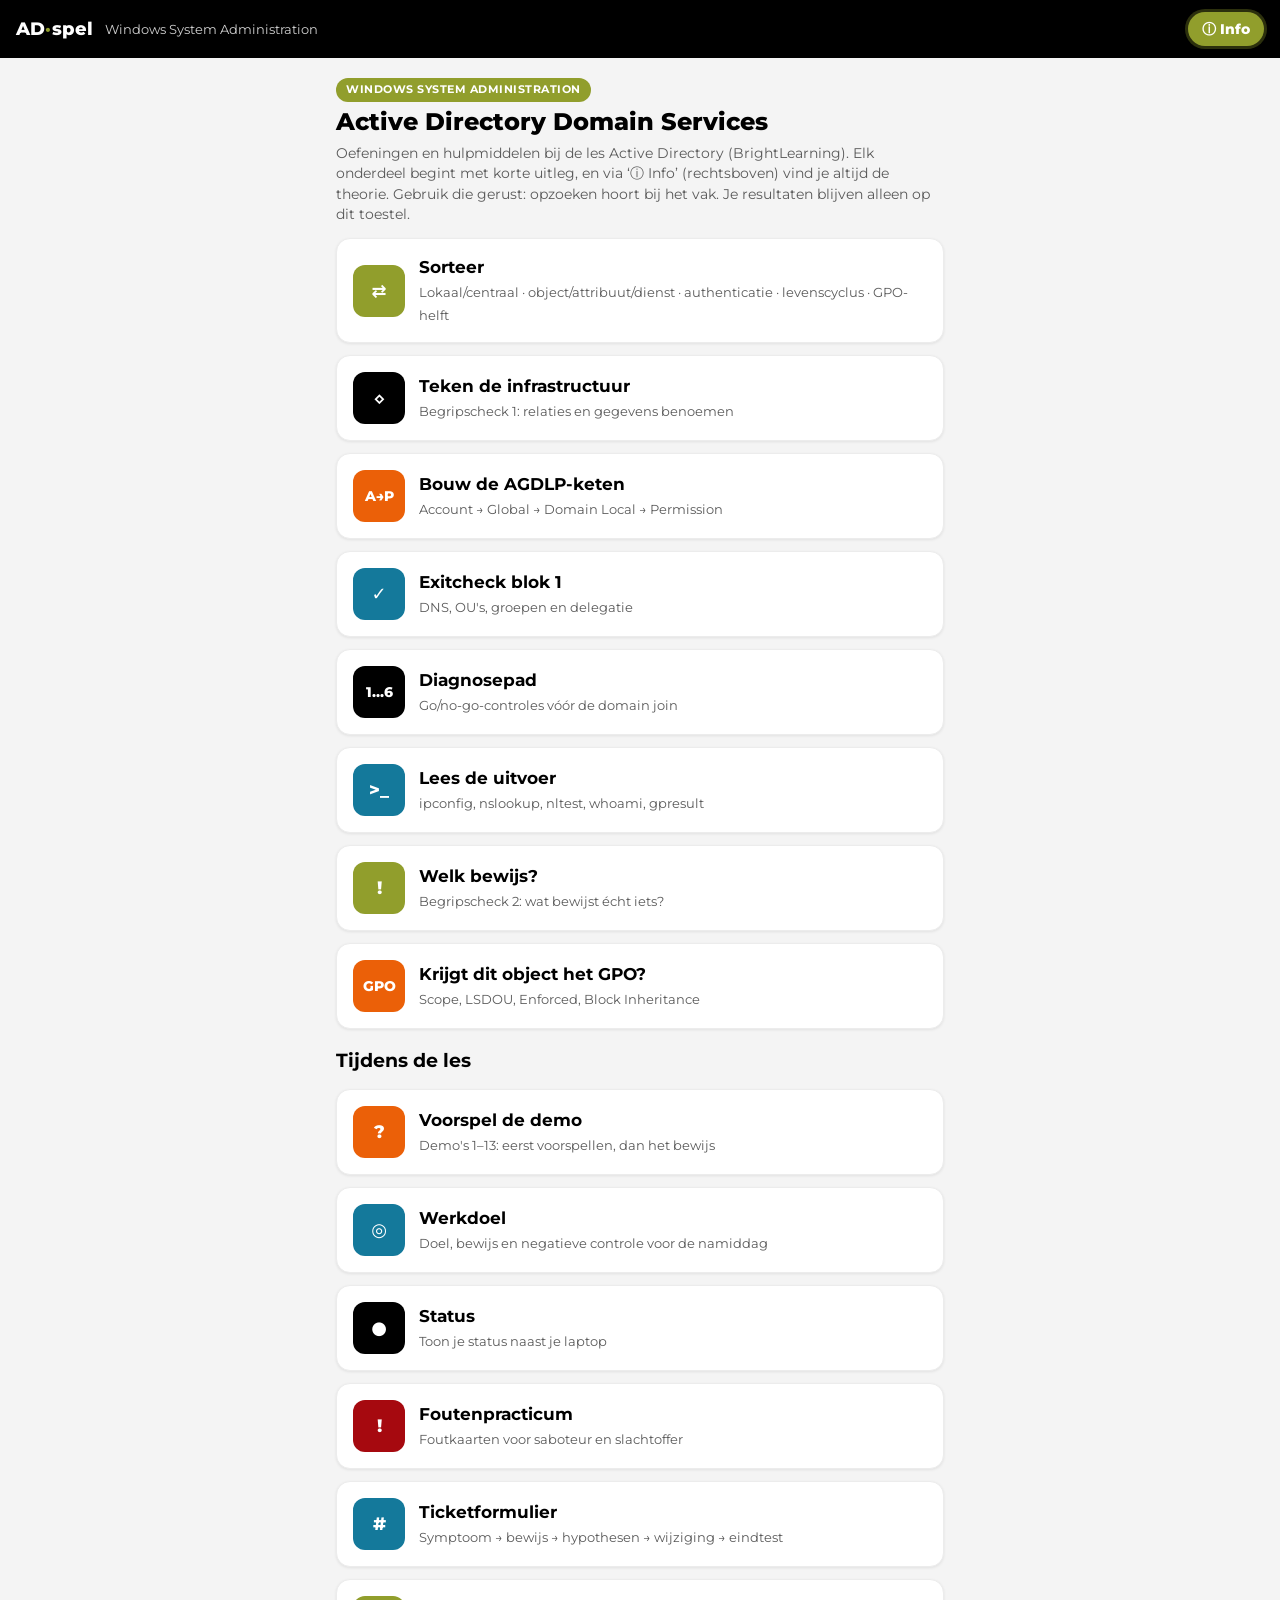
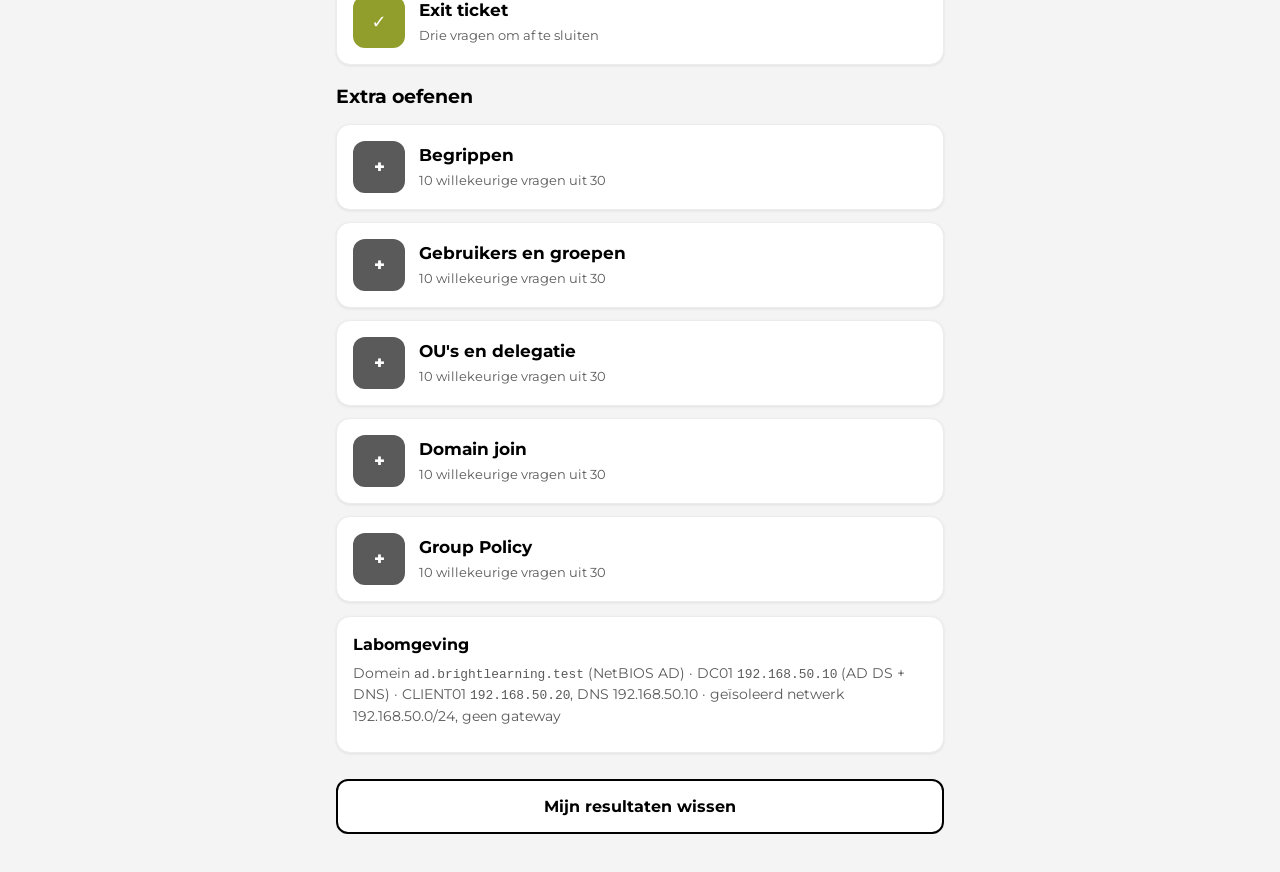
<file: ad-spel/index.html>
<!doctype html>
<html lang="nl">
<head>
<meta charset="utf-8">
<meta name="viewport" content="width=device-width, initial-scale=1, viewport-fit=cover">
<meta name="theme-color" content="#000000">
<title>AD-spel · Windows System Administration</title>
<link rel="preconnect" href="https://fonts.googleapis.com">
<link rel="preconnect" href="https://fonts.gstatic.com" crossorigin>
<link href="https://fonts.googleapis.com/css2?family=Montserrat:wght@400;600;700;800&display=swap" rel="stylesheet">
<link rel="stylesheet" href="style.css">
</head>
<body>
<header class="top">
  <a href="#/" class="brand" aria-label="Naar start">AD<span>·</span>spel</a>
  <span id="crumb" class="crumb"></span>
  <button id="cheatBtn" class="cheatbtn" type="button" aria-haspopup="dialog" aria-label="Info: theorie en labomgeving">ⓘ Info</button>
</header>
<main id="app" tabindex="-1"></main>
<noscript><p class="wrap">Zet JavaScript aan om de oefeningen te gebruiken.</p></noscript>
<script src="data.js"></script>
<script src="les.js"></script>
<script src="oefen.js"></script>
<script src="app.js"></script>
</body>
</html>
</file>
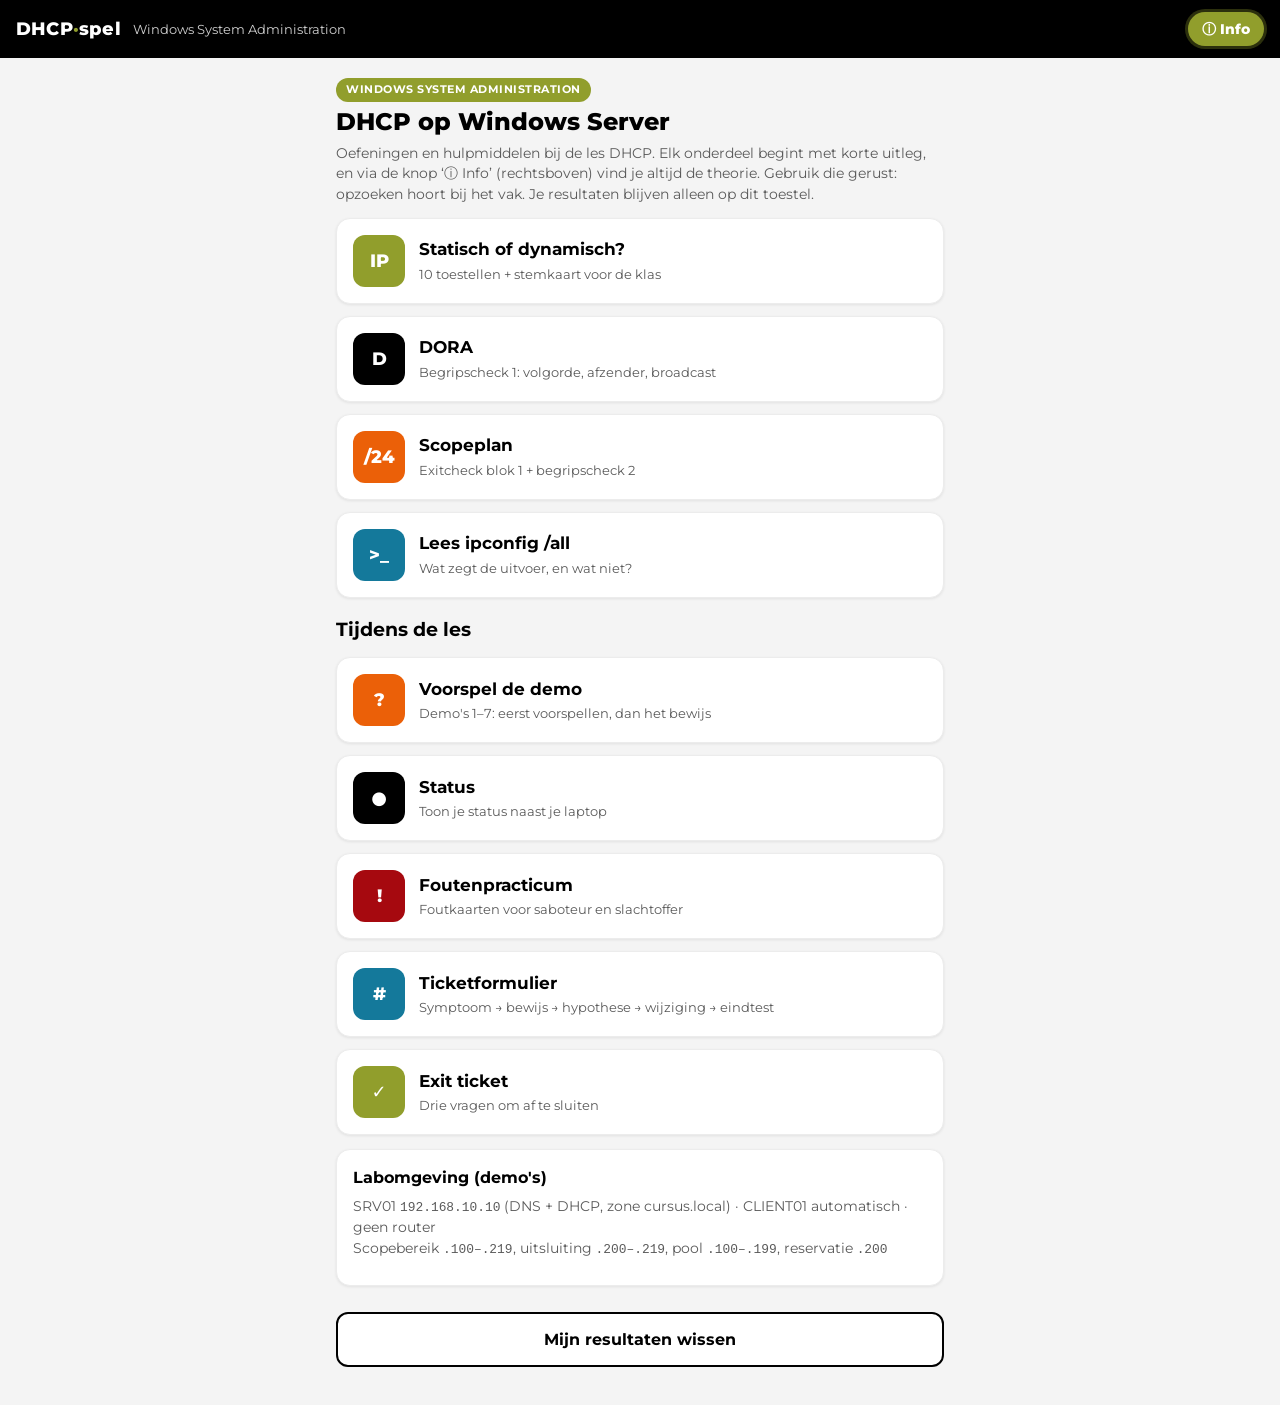
<file: dhcp-spel/index.html>
<!doctype html>
<html lang="nl">
<head>
<meta charset="utf-8">
<meta name="viewport" content="width=device-width, initial-scale=1, viewport-fit=cover">
<meta name="theme-color" content="#000000">
<title>DHCP-spel · Windows System Administration</title>
<link rel="preconnect" href="https://fonts.googleapis.com">
<link rel="preconnect" href="https://fonts.gstatic.com" crossorigin>
<link href="https://fonts.googleapis.com/css2?family=Montserrat:wght@400;600;700;800&display=swap" rel="stylesheet">
<link rel="stylesheet" href="style.css">
</head>
<body>
<header class="top">
  <a href="#/" class="brand" aria-label="Naar start">DHCP<span>·</span>spel</a>
  <span id="crumb" class="crumb"></span>
  <button id="cheatBtn" class="cheatbtn" type="button" aria-haspopup="dialog" aria-label="Info: theorie en labomgeving">ⓘ Info</button>
</header>
<main id="app" tabindex="-1"></main>
<noscript><p class="wrap">Zet JavaScript aan om de oefeningen te gebruiken.</p></noscript>
<script src="data.js"></script>
<script src="les.js"></script>
<script src="oefen.js"></script>
<script src="app.js"></script>
</body>
</html>
</file>
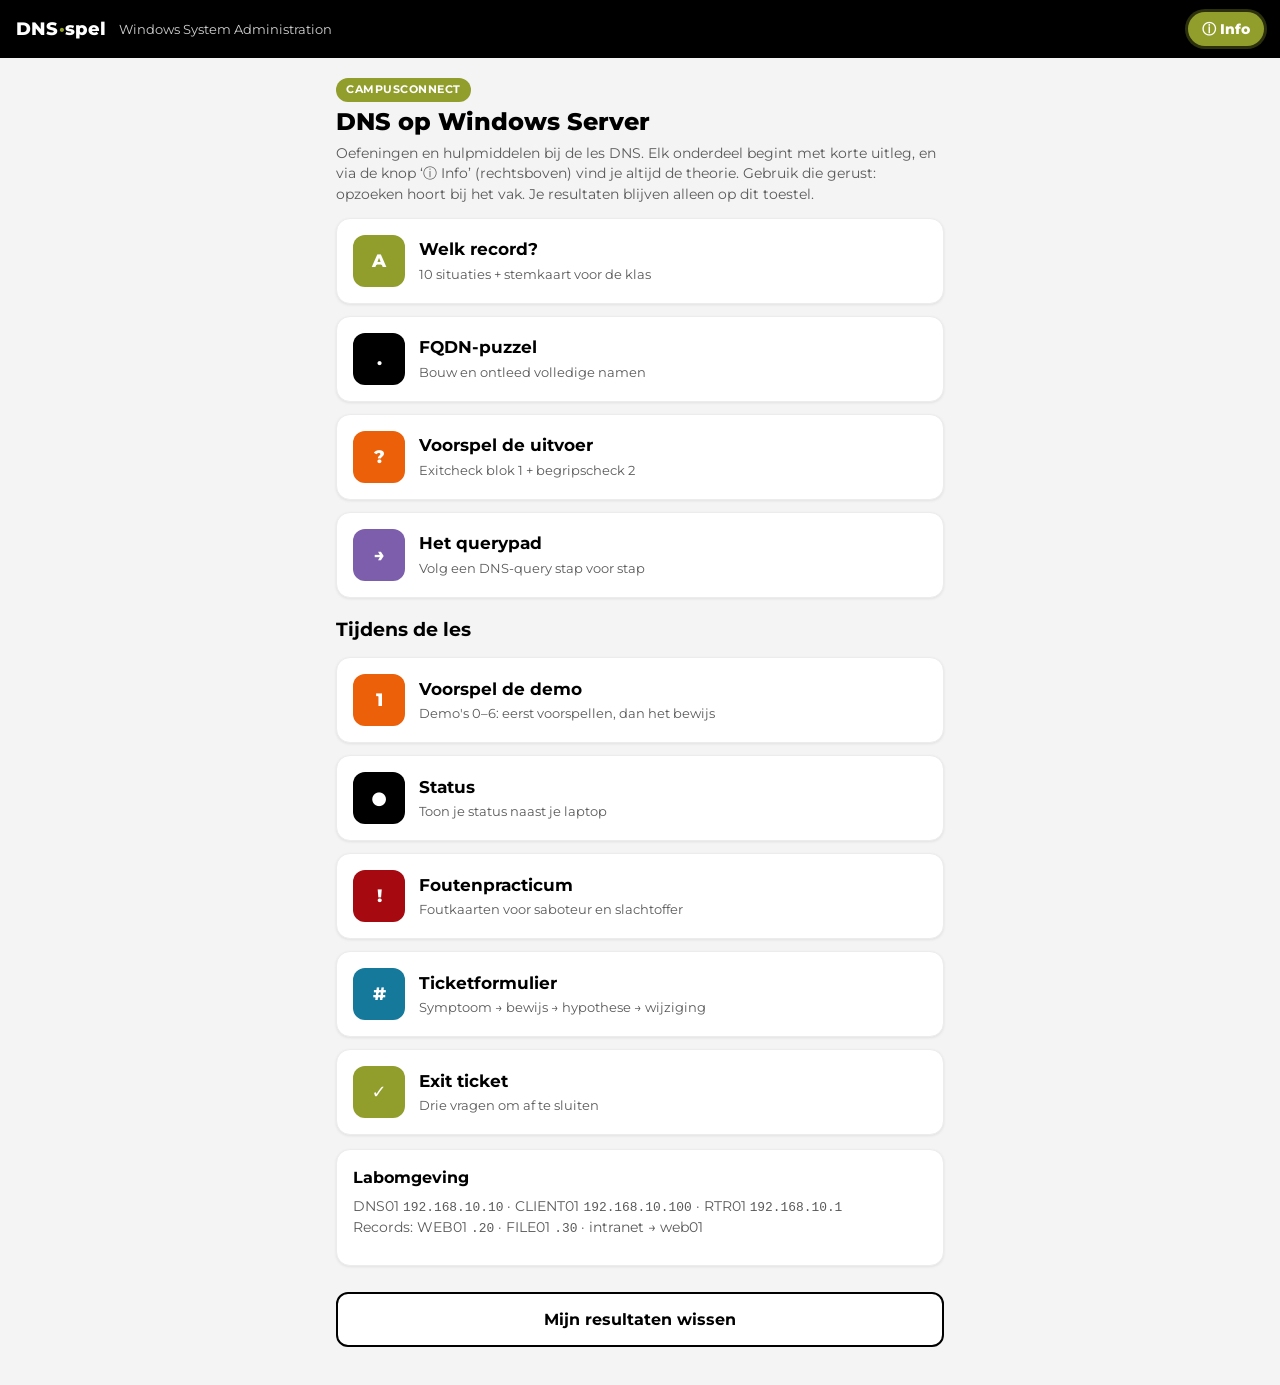
<file: dns-spel/index.html>
<!doctype html>
<html lang="nl">
<head>
<meta charset="utf-8">
<meta name="viewport" content="width=device-width, initial-scale=1, viewport-fit=cover">
<meta name="theme-color" content="#000000">
<title>DNS-spel · Windows System Administration</title>
<link rel="preconnect" href="https://fonts.googleapis.com">
<link rel="preconnect" href="https://fonts.gstatic.com" crossorigin>
<link href="https://fonts.googleapis.com/css2?family=Montserrat:wght@400;600;700;800&display=swap" rel="stylesheet">
<link rel="stylesheet" href="style.css">
</head>
<body>
<header class="top">
  <a href="#/" class="brand" aria-label="Naar start">DNS<span>·</span>spel</a>
  <span id="crumb" class="crumb"></span>
  <button id="cheatBtn" class="cheatbtn" type="button" aria-haspopup="dialog" aria-label="Info: theorie en labomgeving">ⓘ Info</button>
</header>
<main id="app" tabindex="-1"></main>
<noscript><p class="wrap">Zet JavaScript aan om de oefeningen te gebruiken.</p></noscript>
<script src="data.js"></script>
<script src="les.js"></script>
<script src="oefen.js"></script>
<script src="app.js"></script>
</body>
</html>
</file>
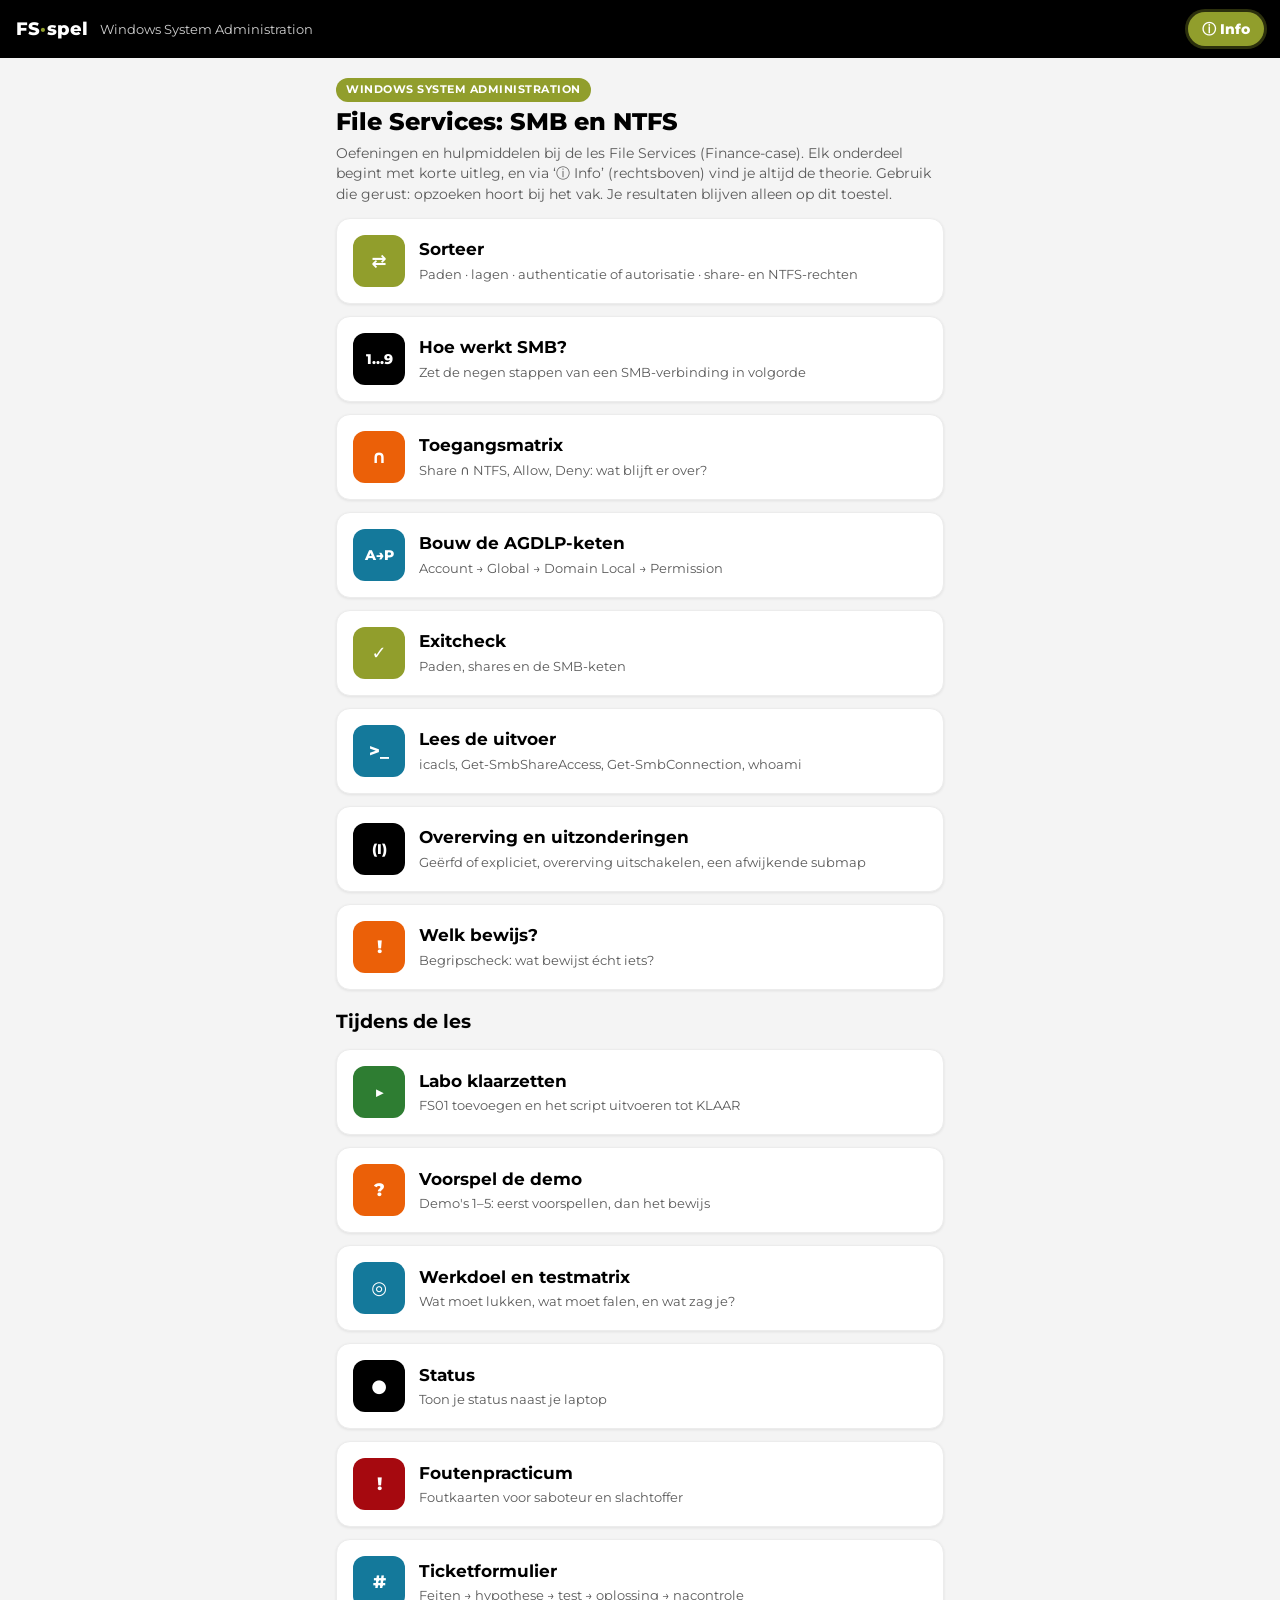
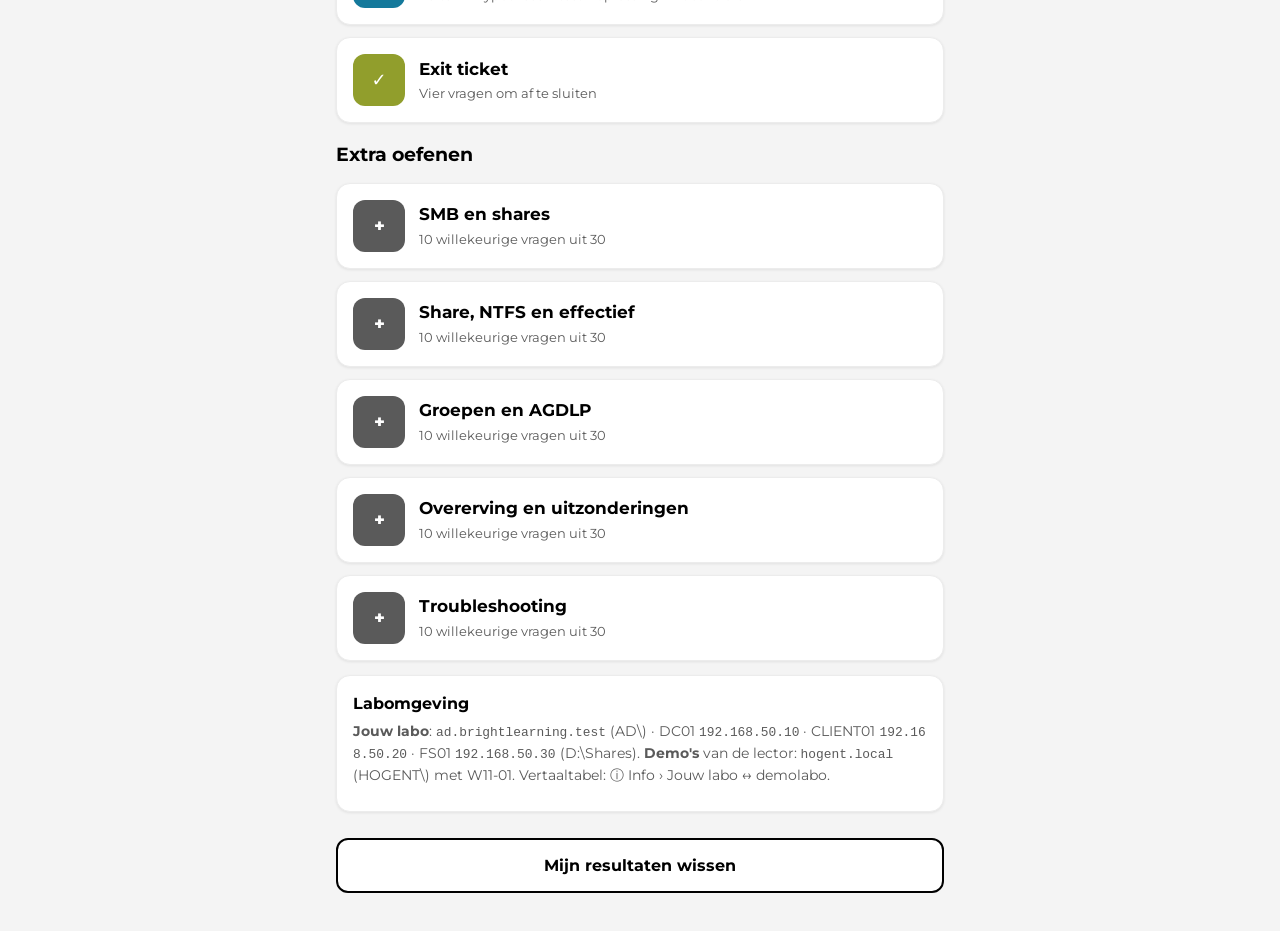
<file: fs-spel/index.html>
<!doctype html>
<html lang="nl">
<head>
<meta charset="utf-8">
<meta name="viewport" content="width=device-width, initial-scale=1, viewport-fit=cover">
<meta name="theme-color" content="#000000">
<title>FS-spel · Windows System Administration</title>
<link rel="preconnect" href="https://fonts.googleapis.com">
<link rel="preconnect" href="https://fonts.gstatic.com" crossorigin>
<link href="https://fonts.googleapis.com/css2?family=Montserrat:wght@400;600;700;800&display=swap" rel="stylesheet">
<link rel="stylesheet" href="style.css">
</head>
<body>
<header class="top">
  <a href="#/" class="brand" aria-label="Naar start">FS<span>·</span>spel</a>
  <span id="crumb" class="crumb"></span>
  <button id="cheatBtn" class="cheatbtn" type="button" aria-haspopup="dialog" aria-label="Info: theorie en labomgeving">ⓘ Info</button>
</header>
<main id="app" tabindex="-1"></main>
<noscript><p class="wrap">Zet JavaScript aan om de oefeningen te gebruiken.</p></noscript>
<script src="data.js"></script>
<script src="les.js"></script>
<script src="oefen.js"></script>
<script src="app.js"></script>
</body>
</html>
</file>
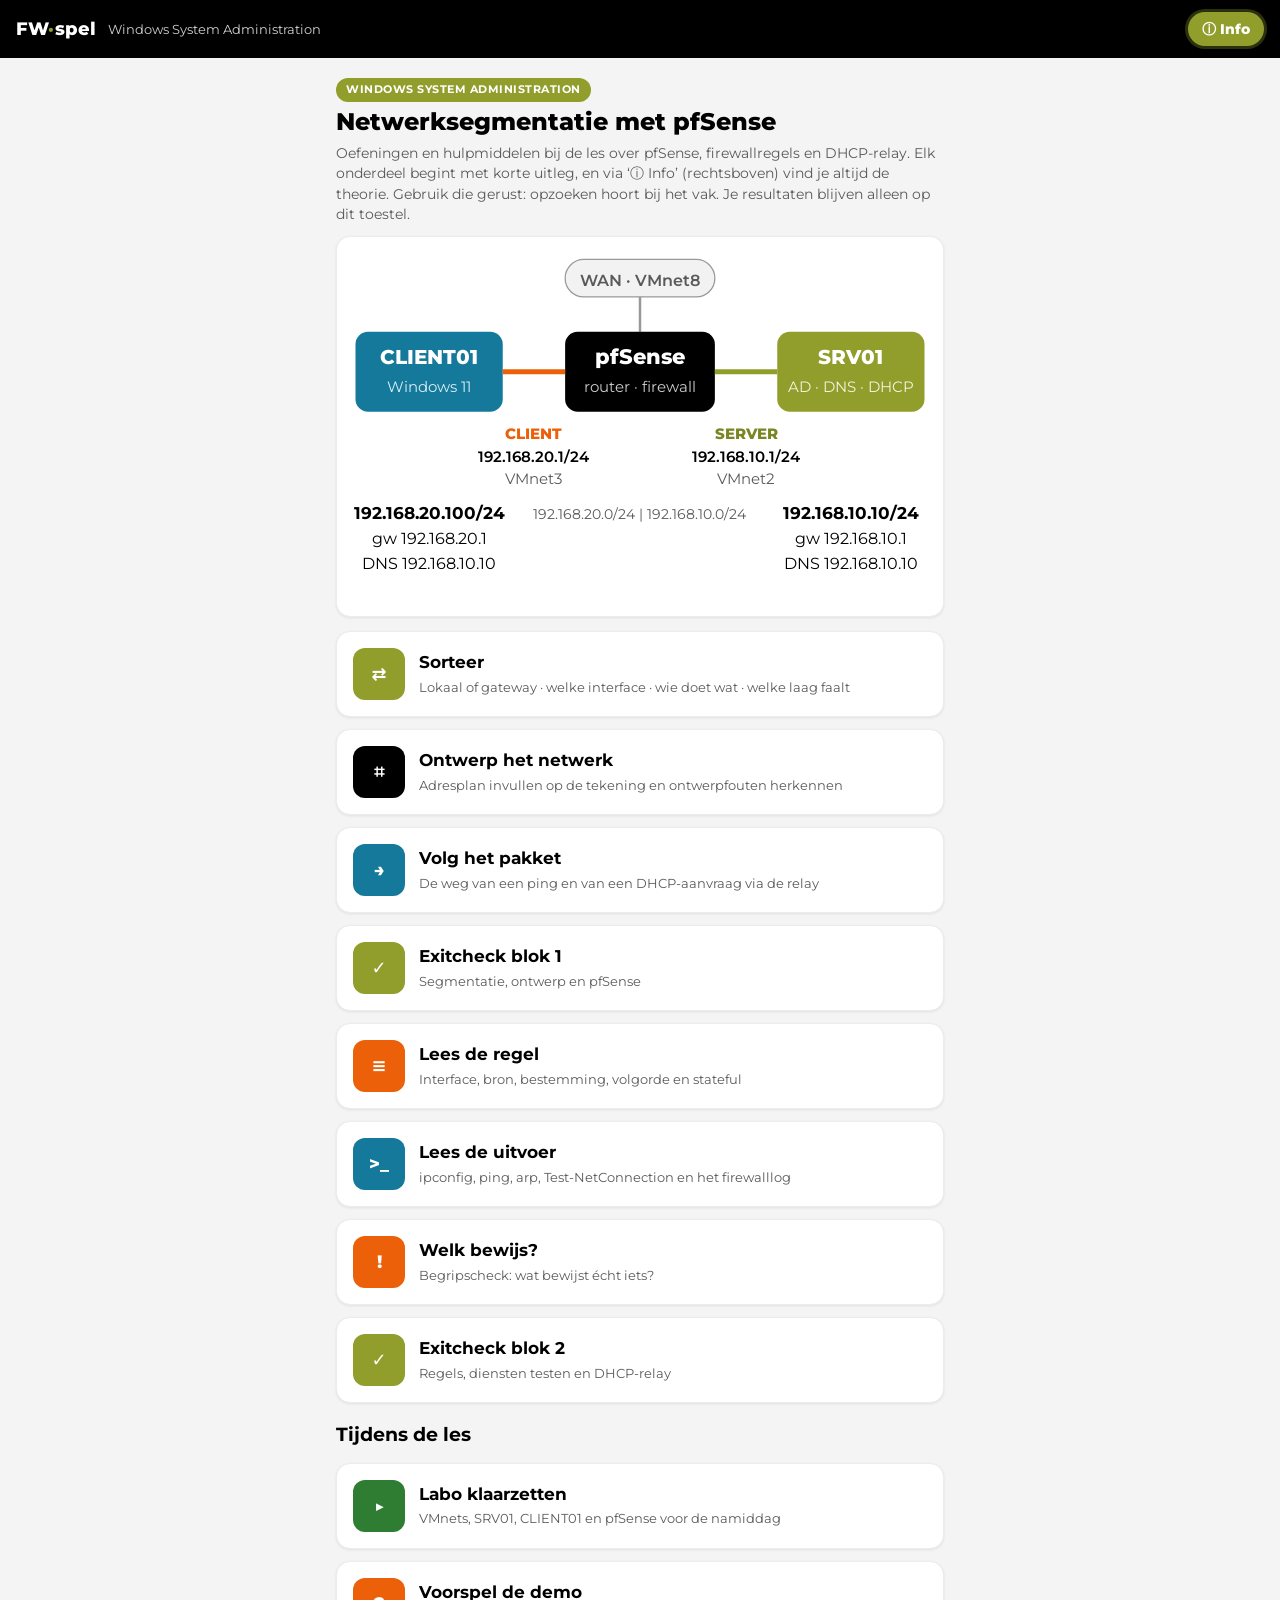
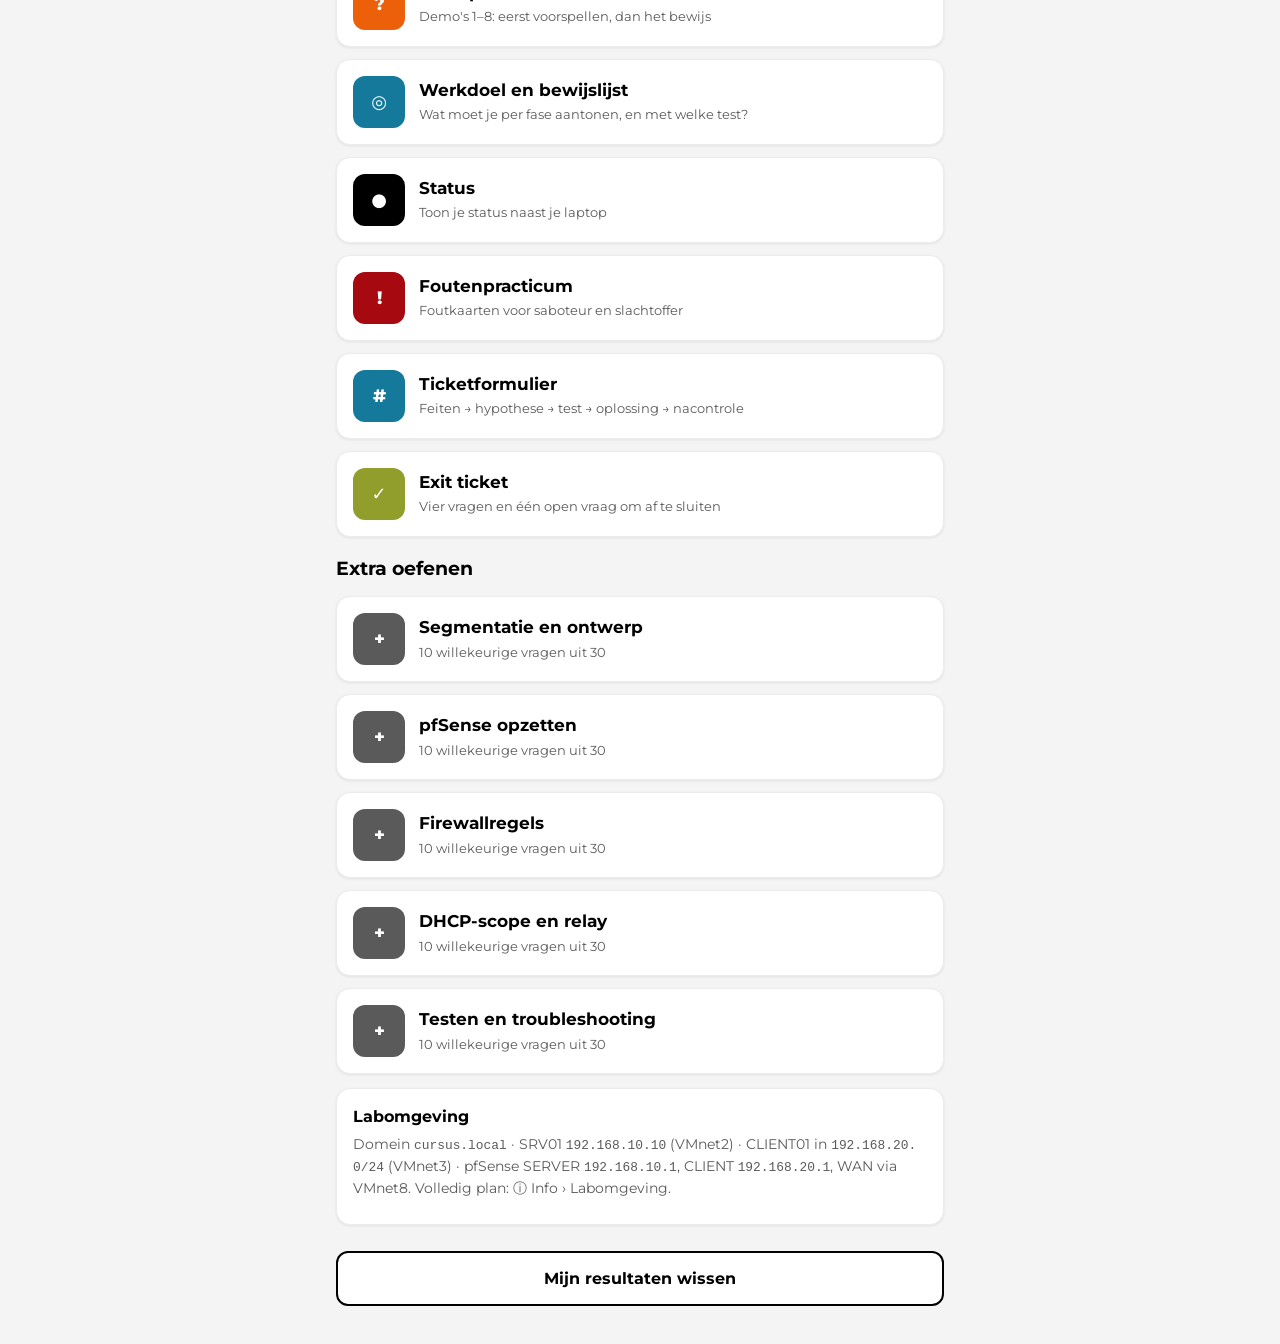
<file: fw-spel/index.html>
<!doctype html>
<html lang="nl">
<head>
<meta charset="utf-8">
<meta name="viewport" content="width=device-width, initial-scale=1, viewport-fit=cover">
<meta name="theme-color" content="#000000">
<title>FW-spel · Windows System Administration</title>
<link rel="preconnect" href="https://fonts.googleapis.com">
<link rel="preconnect" href="https://fonts.gstatic.com" crossorigin>
<link href="https://fonts.googleapis.com/css2?family=Montserrat:wght@400;600;700;800&display=swap" rel="stylesheet">
<link rel="stylesheet" href="style.css">
</head>
<body>
<header class="top">
  <a href="#/" class="brand" aria-label="Naar start">FW<span>·</span>spel</a>
  <span id="crumb" class="crumb"></span>
  <button id="cheatBtn" class="cheatbtn" type="button" aria-haspopup="dialog" aria-label="Info: theorie en labomgeving">ⓘ Info</button>
</header>
<main id="app" tabindex="-1"></main>
<noscript><p class="wrap">Zet JavaScript aan om de oefeningen te gebruiken.</p></noscript>
<script src="data.js"></script>
<script src="les.js"></script>
<script src="oefen.js"></script>
<script src="app.js"></script>
</body>
</html>
</file>
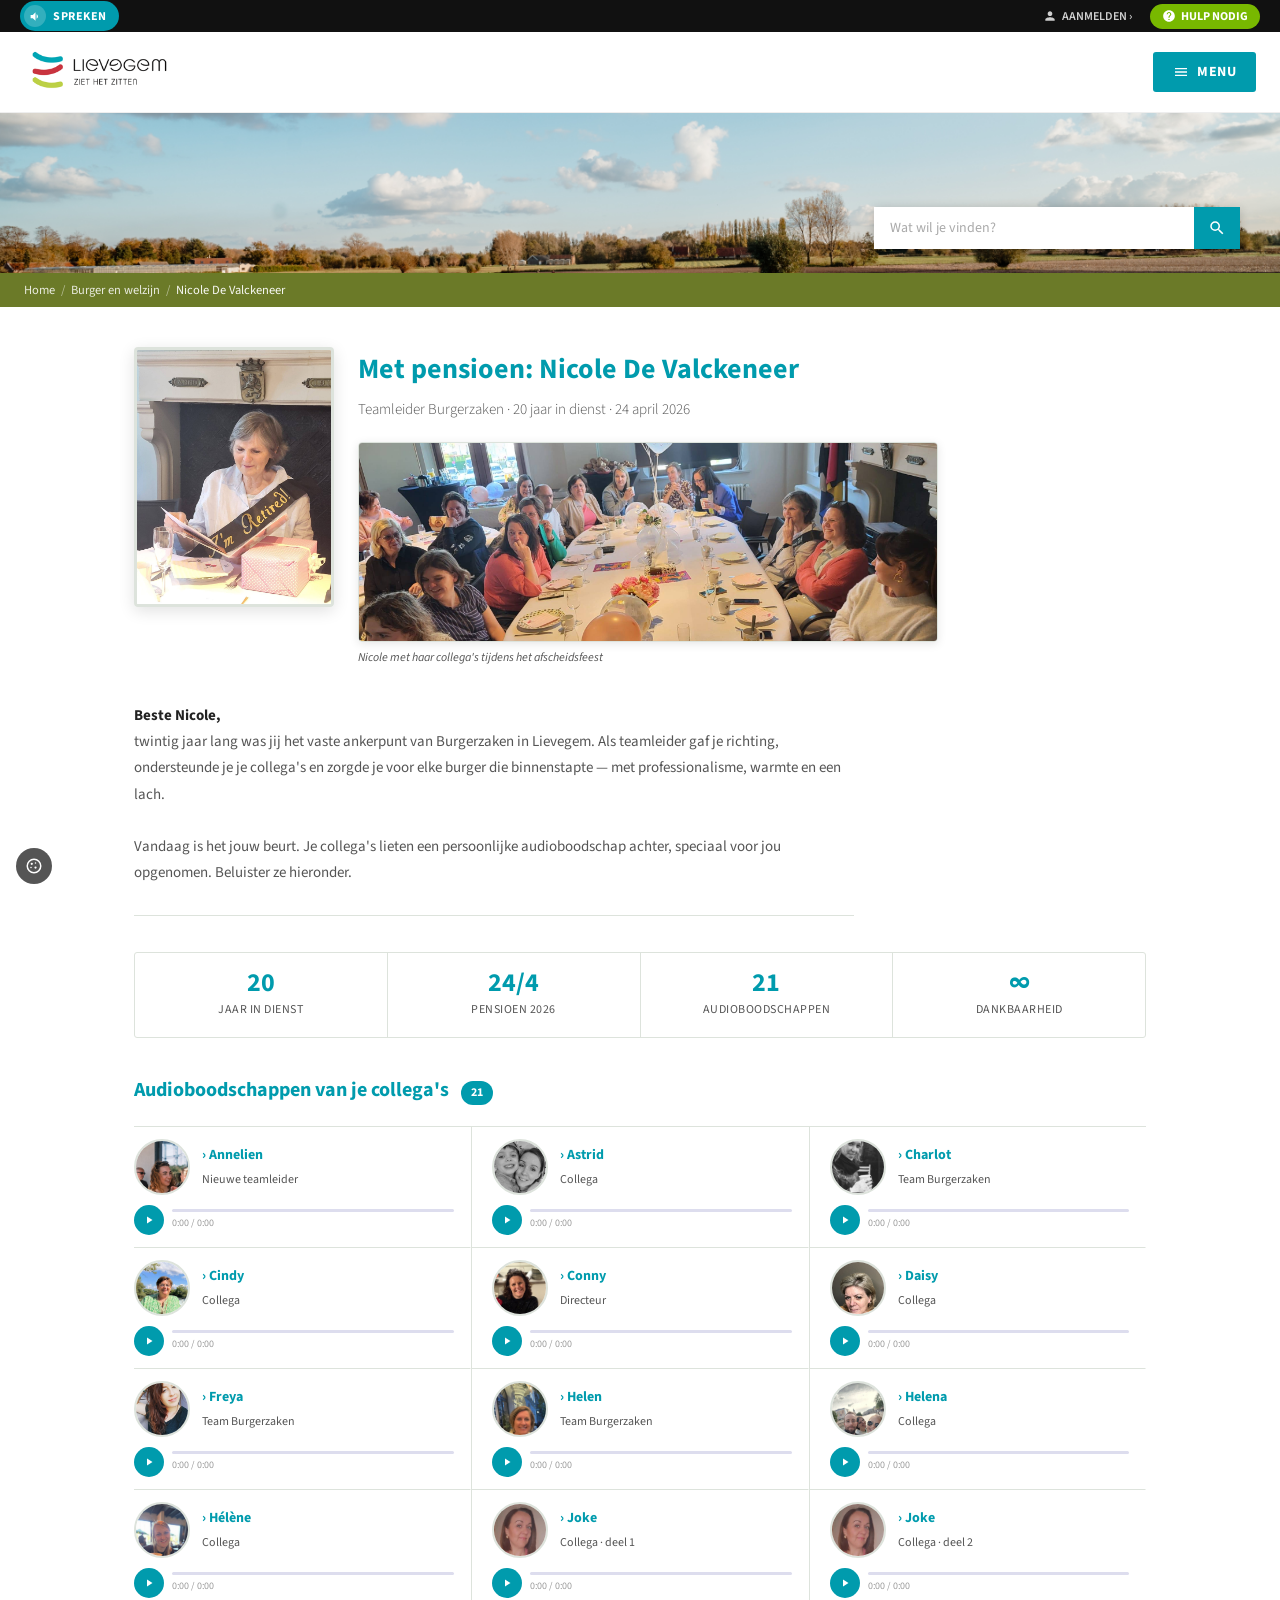
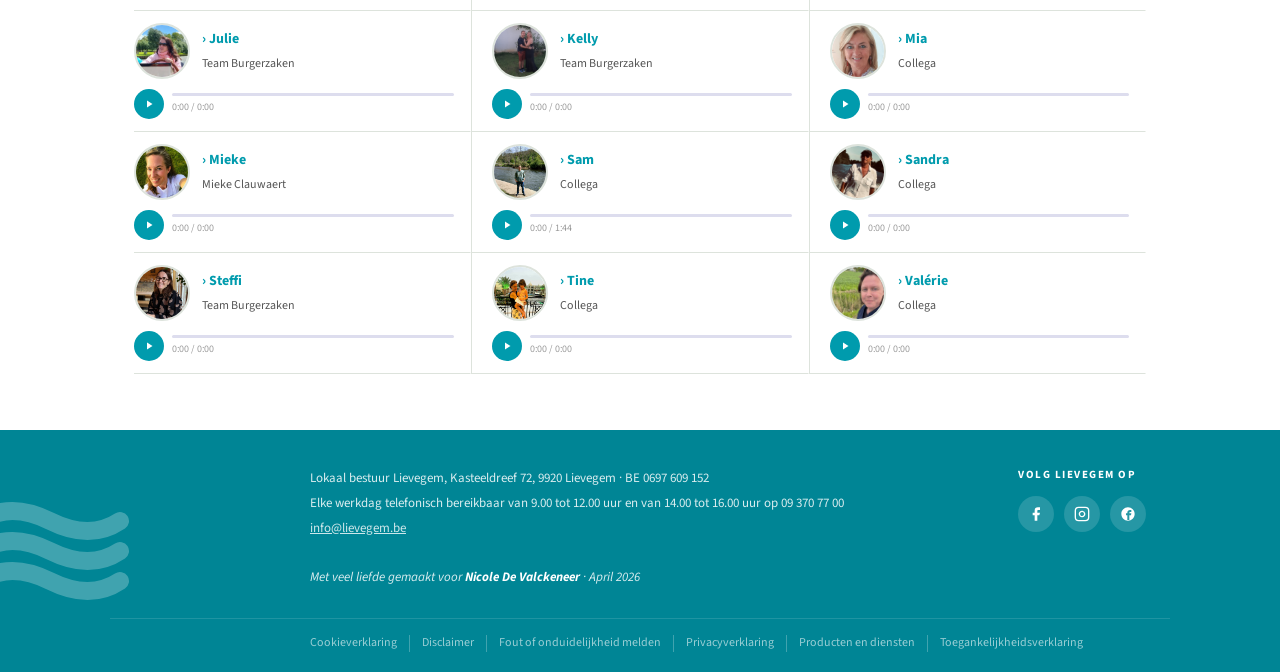
<file: Nicole.html>
<!DOCTYPE html>
<html lang="nl">
<head>
  <meta charset="UTF-8">
  <meta name="viewport" content="width=device-width, initial-scale=1.0">
  <title>Met pensioen — Nicole De Valckeneer | Lievegem</title>
  <link rel="preconnect" href="https://fonts.googleapis.com">
  <link href="https://fonts.googleapis.com/css2?family=Source+Sans+3:ital,wght@0,300;0,400;0,600;0,700;1,400&display=swap" rel="stylesheet">
  <style>
    :root {
      --teal:       #009BAD;
      --teal-dark:  #007A8A;
      --lime:       #78B800;
      --olive:      #6B7A28;
      --dark:       #222;
      --mid:        #555;
      --light:      #F5F7F5;
      --border:     #DDE3DC;
      --white:      #FFFFFF;
      --footer-bg:  #008595;
    }
    *, *::before, *::after { box-sizing: border-box; margin: 0; padding: 0; }
    html { scroll-behavior: smooth; }
    body {
      font-family: 'Source Sans 3', Arial, sans-serif;
      font-size: 15px;
      line-height: 1.6;
      color: var(--dark);
      background: var(--white);
    }
    a { color: var(--teal); text-decoration: none; }
    a:hover { text-decoration: underline; }

    /* ══════════════════════════
       TOP UTILITY BAR
    ══════════════════════════ */
    .topbar {
      background: #111;
      display: flex;
      align-items: center;
      justify-content: space-between;
      padding: 0 20px;
      height: 32px;
    }
    .spreken-btn {
      display: flex;
      align-items: center;
      gap: 7px;
      background: var(--teal);
      color: white;
      border: none;
      border-radius: 100px;
      padding: 4px 12px 4px 4px;
      font-size: 12px;
      font-weight: 700;
      font-family: inherit;
      cursor: pointer;
      letter-spacing: .5px;
    }
    .spreken-btn .dot {
      width: 22px; height: 22px;
      background: rgba(255,255,255,.2);
      border-radius: 50%;
      display: flex; align-items: center; justify-content: center;
    }
    .spreken-btn svg { width: 13px; height: 13px; fill: white; }

    .topbar-right {
      display: flex;
      align-items: center;
      gap: 10px;
    }
    .aanmelden-btn {
      display: flex;
      align-items: center;
      gap: 5px;
      background: none;
      border: none;
      color: rgba(255,255,255,.8);
      font-size: 12px;
      font-weight: 600;
      font-family: inherit;
      cursor: pointer;
      padding: 4px 8px;
    }
    .aanmelden-btn svg { width: 14px; height: 14px; fill: rgba(255,255,255,.8); }
    .hulp-btn {
      display: flex;
      align-items: center;
      gap: 5px;
      background: var(--lime);
      border: none;
      border-radius: 100px;
      color: white;
      font-size: 12px;
      font-weight: 700;
      font-family: inherit;
      cursor: pointer;
      padding: 4px 12px;
    }
    .hulp-btn svg { width: 14px; height: 14px; fill: white; }

    /* ══════════════════════════
       SITE HEADER
    ══════════════════════════ */
    .site-header {
      background: var(--white);
      padding: 14px 24px;
      display: flex;
      align-items: center;
      justify-content: space-between;
      border-bottom: 1px solid #eee;
    }
    .logo-link { display: flex; align-items: center; }
    .logo-link img { height: 52px; width: auto; }

    .menu-btn {
      display: flex;
      align-items: center;
      gap: 8px;
      background: var(--teal);
      color: white;
      border: none;
      border-radius: 3px;
      padding: 10px 20px;
      font-size: 14px;
      font-weight: 700;
      font-family: inherit;
      cursor: pointer;
      letter-spacing: .5px;
    }
    .menu-btn svg { width: 16px; height: 16px; fill: white; }

    /* ══════════════════════════
       LANDSCAPE BANNER
    ══════════════════════════ */
    .landscape-banner {
      position: relative;
      height: 160px;
      overflow: hidden;
    }

    .landscape-bg {
      position: absolute;
      inset: 0;
      background: url('uploads/1862_0.jpg') center 48% / cover no-repeat;
    }

    /* Search bar overlay */
    .banner-search {
      position: absolute;
      bottom: 24px;
      right: 40px;
      display: flex;
      align-items: center;
      box-shadow: 0 2px 10px rgba(0,0,0,.2);
    }
    .banner-search input {
      width: 320px;
      height: 42px;
      border: none;
      padding: 0 16px;
      font-size: 14px;
      font-family: inherit;
      color: #666;
      outline: none;
      background: white;
    }
    .banner-search input::placeholder { color: #aaa; }
    .banner-search button {
      width: 46px;
      height: 42px;
      background: var(--teal);
      border: none;
      cursor: pointer;
      display: flex;
      align-items: center;
      justify-content: center;
    }
    .banner-search button svg { width: 18px; height: 18px; fill: white; }

    /* ══════════════════════════
       BREADCRUMB
    ══════════════════════════ */
    .breadcrumb {
      background: var(--olive);
      padding: 7px 24px;
    }
    .breadcrumb-inner {
      display: flex;
      align-items: center;
      gap: 6px;
      font-size: 12.5px;
      color: rgba(255,255,255,.85);
      white-space: nowrap;
      overflow: hidden;
    }
    .breadcrumb-inner a { color: rgba(255,255,255,.85); }
    .breadcrumb-inner a:hover { color: white; text-decoration: none; }
    .breadcrumb-inner span { color: rgba(255,255,255,.5); }

    /* ══════════════════════════
       PAGE CONTENT
    ══════════════════════════ */
    .page-content {
      max-width: 1060px;
      margin: 0 auto;
      padding: 40px 24px 56px;
    }

    .page-title {
      color: var(--teal);
      font-size: 28px;
      font-weight: 700;
      margin-bottom: 8px;
    }
    .page-subtitle {
      color: var(--mid);
      font-size: 15px;
      margin-bottom: 28px;
      font-weight: 300;
    }

    .intro-text {
      font-size: 15px;
      color: var(--mid);
      line-height: 1.75;
      max-width: 720px;
      margin-bottom: 36px;
      padding-bottom: 28px;
      border-bottom: 1px solid var(--border);
    }
    .intro-text strong { color: var(--dark); }

    /* Stats row */
    .stats-row {
      display: flex;
      gap: 0;
      margin-bottom: 36px;
      border: 1px solid var(--border);
      border-radius: 3px;
      overflow: hidden;
    }
    .stat-item {
      flex: 1;
      padding: 16px 20px;
      border-right: 1px solid var(--border);
      text-align: center;
    }
    .stat-item:last-child { border-right: none; }
    .stat-item strong {
      display: block;
      font-size: 26px;
      font-weight: 700;
      color: var(--teal);
      line-height: 1.1;
    }
    .stat-item span {
      font-size: 12px;
      color: var(--mid);
      text-transform: uppercase;
      letter-spacing: .5px;
    }

    /* Audio section heading */
    .audio-heading {
      display: flex;
      align-items: baseline;
      gap: 12px;
      margin-bottom: 20px;
    }
    .audio-heading h2 {
      color: var(--teal);
      font-size: 20px;
      font-weight: 700;
    }
    .audio-heading .count {
      font-size: 12px;
      color: white;
      background: var(--teal);
      padding: 2px 10px;
      border-radius: 100px;
      font-weight: 700;
    }

    /* Audio list — styled like lievegem.be link lists */
    .audio-list {
      display: grid;
      grid-template-columns: repeat(3, 1fr);
      gap: 0;
      border-top: 1px solid var(--border);
    }
    .audio-item {
      border-bottom: 1px solid var(--border);
      border-right: 1px solid transparent;
      padding: 12px 16px 12px 0;
    }
    .audio-item:nth-child(3n+2),
    .audio-item:nth-child(3n+3) {
      padding-left: 20px;
      border-left: 1px solid var(--border);
    }

    .audio-item-top {
      display: flex;
      align-items: center;
      gap: 8px;
      margin-bottom: 8px;
    }
    .chevron {
      color: var(--teal);
      font-size: 16px;
      font-weight: 700;
      flex-shrink: 0;
      line-height: 1;
    }
    .audio-name {
      font-size: 14px;
      font-weight: 600;
      color: var(--teal);
      flex: 1;
    }
    .audio-role {
      font-size: 12px;
      color: var(--mid);
      margin-bottom: 8px;
      padding-left: 22px;
    }

    /* Photo in audio card */
    .card-photo-wrap {
      display: flex;
      align-items: center;
      gap: 12px;
      margin-bottom: 10px;
    }
    .card-photo {
      width: 56px;
      height: 56px;
      border-radius: 50%;
      object-fit: cover;
      border: 2px solid var(--border);
      flex-shrink: 0;
    }
    .card-photo-info strong {
      display: block;
      font-size: 14px;
      font-weight: 700;
      color: var(--teal);
    }
    .card-photo-info span {
      font-size: 12px;
      color: var(--mid);
    }

    /* Player */
    .player {
      display: flex;
      align-items: center;
      gap: 8px;
      padding-left: 0;
    }
    .play-btn {
      width: 30px; height: 30px;
      border-radius: 50%;
      background: var(--teal);
      border: none;
      cursor: pointer;
      flex-shrink: 0;
      display: flex;
      align-items: center;
      justify-content: center;
      transition: background .15s, transform .1s;
    }
    .play-btn:hover { background: var(--teal-dark); transform: scale(1.06); }
    .play-btn svg { width: 12px; height: 12px; fill: white; }
    .play-btn.is-playing .pi { display: none; }
    .play-btn:not(.is-playing) .pau { display: none; }

    .player-track { flex: 1; min-width: 0; }
    .prog-bg {
      height: 3px;
      background: #dde;
      border-radius: 2px;
      cursor: pointer;
      margin-bottom: 3px;
      overflow: hidden;
    }
    .prog-fill {
      height: 100%;
      width: 0%;
      background: var(--teal);
      border-radius: 2px;
      transition: width .1s linear;
    }
    .player-time { font-size: 10px; color: #999; }

    /* ══════════════════════════
       FOOTER
    ══════════════════════════ */
    .site-footer {
      background: var(--footer-bg);
      color: rgba(255,255,255,.85);
      position: relative;
      overflow: hidden;
    }
    .footer-swooshes {
      position: absolute;
      left: -30px;
      top: 50%;
      transform: translateY(-50%);
      width: 160px;
      opacity: .25;
    }
    .footer-inner {
      max-width: 1060px;
      margin: 0 auto;
      padding: 36px 24px 28px 200px;
      display: grid;
      grid-template-columns: 1fr auto;
      gap: 40px;
      align-items: start;
      position: relative;
      z-index: 1;
    }
    .footer-contact {
      font-size: 13px;
      line-height: 1.9;
    }
    .footer-contact a { color: rgba(255,255,255,.8); text-decoration: underline; }
    .footer-social {}
    .footer-social h4 {
      font-size: 11px;
      font-weight: 700;
      letter-spacing: 1.5px;
      text-transform: uppercase;
      color: white;
      margin-bottom: 12px;
    }
    .social-icons {
      display: flex;
      gap: 10px;
    }
    .social-icon {
      width: 36px; height: 36px;
      border-radius: 50%;
      background: rgba(255,255,255,.15);
      display: flex;
      align-items: center;
      justify-content: center;
      transition: background .15s;
      cursor: pointer;
    }
    .social-icon:hover { background: rgba(255,255,255,.3); }
    .social-icon svg { width: 16px; height: 16px; fill: white; }

    .footer-links {
      max-width: 1060px;
      margin: 0 auto;
      padding: 0 24px 20px 200px;
      display: flex;
      flex-wrap: wrap;
      gap: 4px 0;
      font-size: 12px;
      position: relative;
      z-index: 1;
      border-top: 1px solid rgba(255,255,255,.12);
      padding-top: 16px;
    }
    .footer-links a {
      color: rgba(255,255,255,.6);
      padding: 0 12px 0 0;
      border-right: 1px solid rgba(255,255,255,.25);
      margin-right: 12px;
      line-height: 1.4;
    }
    .footer-links a:last-child { border-right: none; }
    .footer-links a:hover { color: white; text-decoration: none; }

    /* Cookie icon bottom-left */
    .cookie-btn {
      position: fixed;
      bottom: 16px;
      left: 16px;
      width: 36px; height: 36px;
      background: #555;
      border-radius: 50%;
      display: flex;
      align-items: center;
      justify-content: center;
      z-index: 999;
      cursor: pointer;
    }
    .cookie-btn svg { width: 18px; height: 18px; fill: white; }

    @media (max-width: 900px) {
      .audio-list { grid-template-columns: 1fr 1fr; }
      .footer-inner { padding-left: 24px; grid-template-columns: 1fr; }
      .footer-links { padding-left: 24px; }
      .footer-swooshes { display: none; }
    }
    @media (max-width: 600px) {
      .audio-list { grid-template-columns: 1fr; }
      .audio-item:nth-child(n) { padding-left: 0; border-left: none; }
    }
  </style>
</head>
<body>

<!-- Cookie btn -->
<div class="cookie-btn">
  <svg viewBox="0 0 24 24"><circle cx="9" cy="9" r="1.5"/><circle cx="14" cy="14" r="1.5"/><circle cx="14" cy="8" r="1"/><circle cx="8" cy="14" r="1"/><path d="M12 2a10 10 0 1 0 10 10A10 10 0 0 0 12 2zm0 18a8 8 0 1 1 8-8 8 8 0 0 1-8 8z"/></svg>
</div>

<!-- Top utility bar -->
<div class="topbar">
  <button class="spreken-btn">
    <div class="dot">
      <svg viewBox="0 0 24 24"><path d="M3 9v6h4l5 5V4L7 9H3zm13.5 3c0-1.77-1.02-3.29-2.5-4.03v8.05c1.48-.73 2.5-2.25 2.5-4.02z"/></svg>
    </div>
    SPREKEN
  </button>
  <div class="topbar-right">
    <button class="aanmelden-btn">
      <svg viewBox="0 0 24 24"><path d="M12 12c2.21 0 4-1.79 4-4s-1.79-4-4-4-4 1.79-4 4 1.79 4 4 4zm0 2c-2.67 0-8 1.34-8 4v2h16v-2c0-2.66-5.33-4-8-4z"/></svg>
      AANMELDEN ›
    </button>
    <button class="hulp-btn">
      <svg viewBox="0 0 24 24"><path d="M12 2C6.48 2 2 6.48 2 12s4.48 10 10 10 10-4.48 10-10S17.52 2 12 2zm1 17h-2v-2h2v2zm2.07-7.75l-.9.92C13.45 12.9 13 13.5 13 15h-2v-.5c0-1.1.45-2.1 1.17-2.83l1.24-1.26c.37-.36.59-.86.59-1.41 0-1.1-.9-2-2-2s-2 .9-2 2H8c0-2.21 1.79-4 4-4s4 1.79 4 4c0 .88-.36 1.68-.93 2.25z"/></svg>
      HULP NODIG
    </button>
  </div>
</div>

<!-- Site header -->
<header class="site-header">
  <a class="logo-link" href="#">
    <img src="uploads/pasted-1777147267972-0.png" alt="Lievegem — Ziet het zitten">
  </a>
  <button class="menu-btn">
    <svg viewBox="0 0 24 24"><path d="M3 18h18v-2H3v2zm0-5h18v-2H3v2zm0-7v2h18V6H3z"/></svg>
    MENU
  </button>
</header>

<!-- Landscape banner -->
<div class="landscape-banner">
  <div class="landscape-bg"></div>

  <!-- Search bar -->
  <div class="banner-search">
    <input type="text" placeholder="Wat wil je vinden?" readonly>
    <button aria-label="Zoeken">
      <svg viewBox="0 0 24 24"><path d="M15.5 14h-.79l-.28-.27A6.47 6.47 0 0 0 16 9.5 6.5 6.5 0 1 0 9.5 16c1.61 0 3.09-.59 4.23-1.57l.27.28v.79l5 4.99L20.49 19l-4.99-5zm-6 0C7.01 14 5 11.99 5 9.5S7.01 5 9.5 5 14 7.01 14 9.5 11.99 14 9.5 14z"/></svg>
    </button>
  </div>
</div>

<!-- Breadcrumb -->
<div class="breadcrumb">
  <div class="breadcrumb-inner">
    <a href="#">Home</a>
    <span>/</span>
    <a href="#">Burger en welzijn</a>
    <span>/</span>
    <span style="color:rgba(255,255,255,.95)">Nicole De Valckeneer</span>
  </div>
</div>

<!-- Main content -->
<div class="page-content">
  <!-- Nicole + groepsfoto -->
  <div style="display:flex; gap:24px; margin-bottom:36px; flex-wrap:wrap; align-items:flex-start;">
    <div style="flex-shrink:0;">
      <img src="uploads/pasted-1777148829579-0.png"
           alt="Nicole De Valckeneer — I'm Retired!"
           style="width:200px; height:260px; object-fit:cover; object-position:center top;
                  border-radius:4px; border:3px solid var(--border);
                  box-shadow:0 4px 16px rgba(0,0,0,.12); display:block;">
    </div>
    <div style="flex:1; min-width:260px;">
      <h1 class="page-title" style="margin-bottom:6px;">Met pensioen: Nicole De Valckeneer</h1>
      <p class="page-subtitle" style="margin-bottom:20px;">Teamleider Burgerzaken · 20 jaar in dienst · 24 april 2026</p>
      <img src="uploads/pasted-1777148821260-0.png"
           alt="Nicole met haar collega's"
           style="width:100%; max-width:580px; height:200px; object-fit:cover; object-position:center 30%;
                  border-radius:4px; border:1px solid var(--border);
                  box-shadow:0 2px 10px rgba(0,0,0,.1); display:block;">
      <p style="font-size:12px; color:var(--mid); margin-top:6px; font-style:italic;">Nicole met haar collega's tijdens het afscheidsfeest</p>
    </div>
  </div>

  <div class="intro-text">
    <strong>Beste Nicole,</strong><br>
    twintig jaar lang was jij het vaste ankerpunt van Burgerzaken in Lievegem.
    Als teamleider gaf je richting, ondersteunde je je collega's en zorgde je voor elke burger
    die binnenstapte — met professionalisme, warmte en een lach.<br><br>
    Vandaag is het jouw beurt. Je collega's lieten een persoonlijke audioboodschap achter,
    speciaal voor jou opgenomen. Beluister ze hieronder.
  </div>

  <!-- Stats -->
  <div class="stats-row">
    <div class="stat-item">
      <strong>20</strong>
      <span>jaar in dienst</span>
    </div>
    <div class="stat-item">
      <strong>24/4</strong>
      <span>pensioen 2026</span>
    </div>
    <div class="stat-item">
      <strong>21</strong>
      <span>audioboodschappen</span>
    </div>
    <div class="stat-item">
      <strong>∞</strong>
      <span>dankbaarheid</span>
    </div>
  </div>

  <!-- Audio list -->
  <div class="audio-heading">
    <h2>Audioboodschappen van je collega's</h2>
    <span class="count">21</span>
  </div>

  <div class="audio-list" id="audioList"></div>
</div>

<!-- Footer -->
<footer class="site-footer">
  <!-- Swoosh watermark -->
  <svg class="footer-swooshes" viewBox="0 0 160 120" fill="none" xmlns="http://www.w3.org/2000/svg">
    <path d="M10 30 Q40 10 80 30 Q120 50 150 30" stroke="white" stroke-width="18" stroke-linecap="round" fill="none"/>
    <path d="M10 60 Q40 40 80 60 Q120 80 150 60" stroke="white" stroke-width="18" stroke-linecap="round" fill="none"/>
    <path d="M10 90 Q40 70 80 90 Q120 110 150 90" stroke="white" stroke-width="18" stroke-linecap="round" fill="none"/>
  </svg>

  <div class="footer-inner">
    <div class="footer-contact">
      Lokaal bestuur Lievegem, Kasteeldreef 72, 9920 Lievegem · BE 0697 609 152<br>
      Elke werkdag telefonisch bereikbaar van 9.00 tot 12.00 uur en van 14.00 tot 16.00 uur op 09 370 77 00<br>
      <a href="#">info@lievegem.be</a><br><br>
      <em>Met veel liefde gemaakt voor <strong style="color:white">Nicole De Valckeneer</strong> · April 2026</em>
    </div>
    <div class="footer-social">
      <h4>Volg Lievegem op</h4>
      <div class="social-icons">
        <div class="social-icon">
          <svg viewBox="0 0 24 24"><path d="M18 2h-3a5 5 0 0 0-5 5v3H7v4h3v8h4v-8h3l1-4h-4V7a1 1 0 0 1 1-1h3z"/></svg>
        </div>
        <div class="social-icon">
          <svg viewBox="0 0 24 24"><rect x="2" y="2" width="20" height="20" rx="5" ry="5" fill="none" stroke="white" stroke-width="2"/><path d="M16 11.37A4 4 0 1 1 12.63 8 4 4 0 0 1 16 11.37z" stroke="white" stroke-width="2" fill="none"/><line x1="17.5" y1="6.5" x2="17.51" y2="6.5" stroke="white" stroke-width="2"/></svg>
        </div>
        <div class="social-icon">
          <svg viewBox="0 0 24 24"><path d="M12 2C6.477 2 2 6.477 2 12s4.477 10 10 10 10-4.477 10-10S17.523 2 12 2zm5 7h-1.924C14.461 9 14 9.461 14 10.076V11h3l-.5 3H14v7h-3v-7H9v-3h2v-.924C11 7.589 12.589 6 14.924 6H17v3z"/></svg>
        </div>
      </div>
    </div>
  </div>

  <div class="footer-links">
    <a href="#">Cookieverklaring</a>
    <a href="#">Disclaimer</a>
    <a href="#">Fout of onduidelijkheid melden</a>
    <a href="#">Privacyverklaring</a>
    <a href="#">Producten en diensten</a>
    <a href="#">Toegankelijkheidsverklaring</a>
  </div>
</footer>

<script>
  const MESSAGES = [
    { name: "Annelien",  role: "Nieuwe teamleider",    file: "Annelien (nieuwe teamleider).ogg", photo: "Annelien (nieuwe teamleider).jpeg", photoPos: "center 20%" },
    { name: "Astrid",    role: "Collega",              file: "Astrid.ogg",                       photo: "Astrid.jpeg",                       photoPos: "center top" },
    { name: "Charlot",   role: "Team Burgerzaken",     file: "Charlot (Team Burger).ogg",        photo: "charlotte team burger.jpeg",        photoPos: "center 15%" },
    { name: "Cindy",     role: "Collega",              file: "Cindy.ogg",                        photo: "Cindy.jpeg",                        photoPos: "center top" },
    { name: "Conny",     role: "Directeur",            file: "Conny (onze directeur).mp4",       photo: "Conny directeur burger.jpeg",       photoPos: "center top" },
    { name: "Daisy",     role: "Collega",              file: "Daisy.ogg",                        photo: "Daisy.jpeg",                        photoPos: "center 20%" },
    { name: "Freya",     role: "Team Burgerzaken",     file: "Freya (Team Burger).mp4",          photo: "Freya team Burger.jpeg",            photoPos: "center 15%" },
    { name: "Helen",     role: "Team Burgerzaken",     file: "Helen (team burger).mp4",          photo: "Helen team burger.jpeg",            photoPos: "center top" },
    { name: "Helena",    role: "Collega",              file: "Helena (zat bij team burger maar recent nog maar naar ander team overgegaan).ogg", photo: "Helena.jpeg", photoPos: "center top" },
    { name: "Hélène",    role: "Collega",              file: "Hélène.ogg",                       photo: "Hélène.jpeg",                       photoPos: "center top" },
    { name: "Joke",      role: "Collega · deel 1",     file: "Joke deel 1.ogg",                  photo: "Joke.jpeg",                         photoPos: "center top" },
    { name: "Joke",      role: "Collega · deel 2",     file: "Joke deel 2.ogg",                  photo: "Joke.jpeg",                         photoPos: "center top" },
    { name: "Julie",     role: "Team Burgerzaken",     file: "Julie (team burger).ogg",          photo: "Julie team burger.jpeg",            photoPos: "center top" },
    { name: "Kelly",     role: "Team Burgerzaken",     file: "Kelly (team burger).mp4",          photo: "Kelly team burger.jpeg",            photoPos: "center top" },
    { name: "Mia",       role: "Collega",              file: "Mia.ogg",                          photo: "Mia.jpeg",                          photoPos: "center top" },
    { name: "Mieke",     role: "Mieke Clauwaert",      file: "Mieke clauwaert.mp4",              photo: "Mieke.jpeg",                        photoPos: "center top" },
    { name: "Sam",       role: "Collega",              file: "Sam.mp3",                          photo: "WhatsApp Image 2026-04-28 at 14.09.06.jpeg", photoPos: "center 20%" },
    { name: "Sandra",    role: "Collega",              file: "Sandra.ogg",                       photo: "Sandra.jpeg",                       photoPos: "center top" },
    { name: "Steffi",    role: "Team Burgerzaken",     file: "Steffi (team burger).ogg",         photo: "Steffi.jpeg",                       photoPos: "center top" },
    { name: "Tine",      role: "Collega",              file: "Tine.ogg",                         photo: "Tine.jpeg",                         photoPos: "center top" },
    { name: "Valérie",   role: "Collega",              file: "Valerie.mp4",                      photo: "Valerie.jpeg",                      photoPos: "center 15%" },
  ];

  function fmt(s) {
    if (!isFinite(s)||isNaN(s)) return '0:00';
    return Math.floor(s/60)+':'+String(Math.floor(s%60)).padStart(2,'0');
  }

  let activeAudio = null, activeBtn = null;
  function stopCurrent() {
    if (activeAudio) {
      activeAudio.pause();
      activeBtn.classList.remove('is-playing');
      activeAudio = null; activeBtn = null;
    }
  }

  const list = document.getElementById('audioList');

  MESSAGES.forEach((msg, i) => {
    const item = document.createElement('div');
    item.className = 'audio-item';
    item.innerHTML = `
      <div class="card-photo-wrap">
        <img class="card-photo" src="uploads/${msg.photo}" alt="${msg.name}" style="object-position:${msg.photoPos}">
        <div class="card-photo-info">
          <strong>› ${msg.name}</strong>
          <span>${msg.role}</span>
        </div>
      </div>
      <div class="player">
        <button class="play-btn" aria-label="Afspelen">
          <svg class="pi" viewBox="0 0 24 24"><path d="M8 5v14l11-7z"/></svg>
          <svg class="pau" viewBox="0 0 24 24"><path d="M6 19h4V5H6v14zm8-14v14h4V5h-4z"/></svg>
        </button>
        <div class="player-track">
          <div class="prog-bg"><div class="prog-fill"></div></div>
          <div class="player-time">0:00 / 0:00</div>
        </div>
      </div>`;

    const btn  = item.querySelector('.play-btn');
    const fill = item.querySelector('.prog-fill');
    const tLbl = item.querySelector('.player-time');
    const bg   = item.querySelector('.prog-bg');

    const audio = document.createElement('audio');
    audio.preload = 'auto';
    audio.setAttribute('playsinline', '');
    audio.setAttribute('webkit-playsinline', '');
    audio.setAttribute('x-webkit-airplay', 'allow');
    // Voeg een source element toe voor betere mobiele compatibiliteit
    const source = document.createElement('source');
    source.src = 'uploads/' + msg.file;
    audio.appendChild(source);
    document.body.appendChild(audio);
    audio.addEventListener('loadedmetadata', () => { tLbl.textContent = '0:00 / ' + fmt(audio.duration); });
    audio.addEventListener('timeupdate', () => {
      fill.style.width = (audio.duration ? audio.currentTime/audio.duration*100 : 0) + '%';
      tLbl.textContent = fmt(audio.currentTime) + ' / ' + fmt(audio.duration);
    });
    audio.addEventListener('ended', () => {
      btn.classList.remove('is-playing');
      fill.style.width = '0%';
      activeAudio = null; activeBtn = null;
    });
    bg.addEventListener('click', e => {
      if (!audio.duration) return;
      const r = bg.getBoundingClientRect();
      audio.currentTime = ((e.clientX-r.left)/r.width)*audio.duration;
    });
    btn.addEventListener('click', () => {
      if (activeAudio && activeAudio !== audio) stopCurrent();
      if (audio.paused) {
        audio.play();
        btn.classList.add('is-playing');
        activeAudio = audio; activeBtn = btn;
      } else {
        audio.pause();
        btn.classList.remove('is-playing');
        activeAudio = null; activeBtn = null;
      }
    });

    list.appendChild(item);
  });
</script>
</body>
</html>
</file>
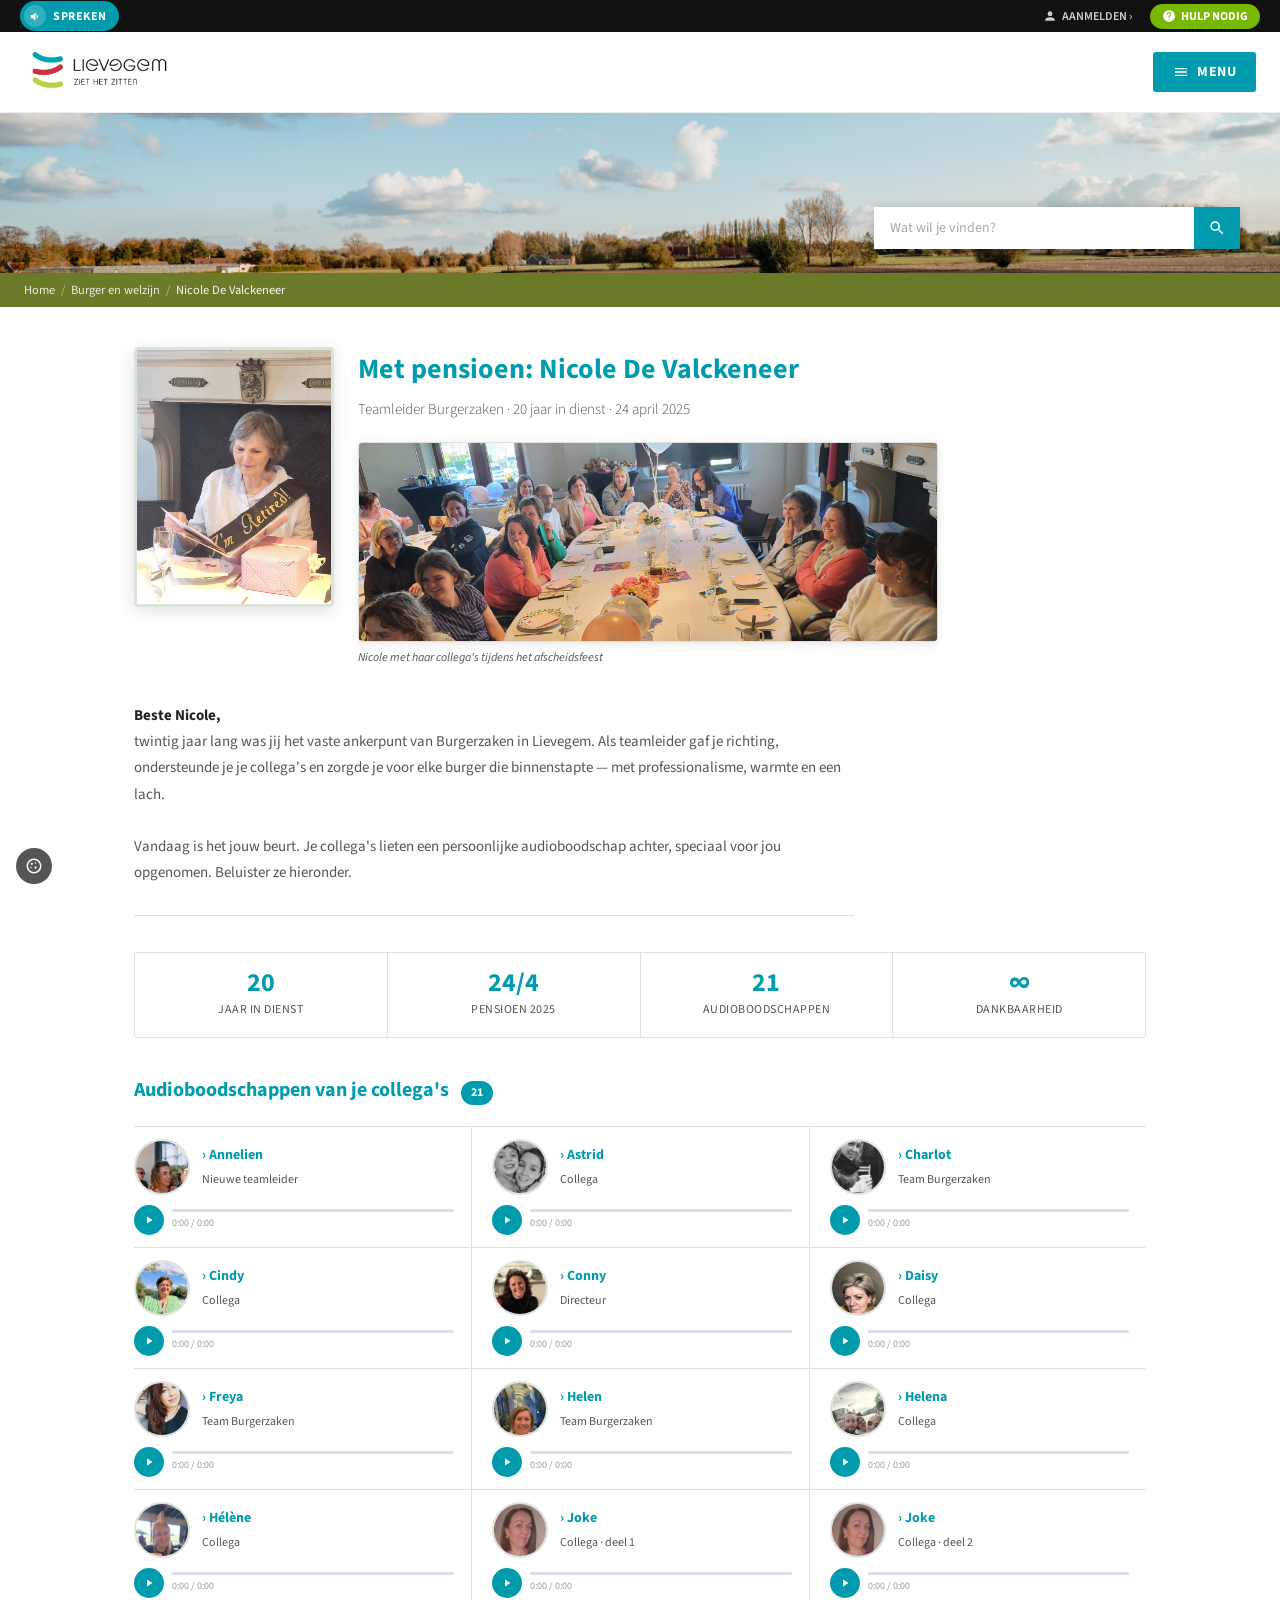
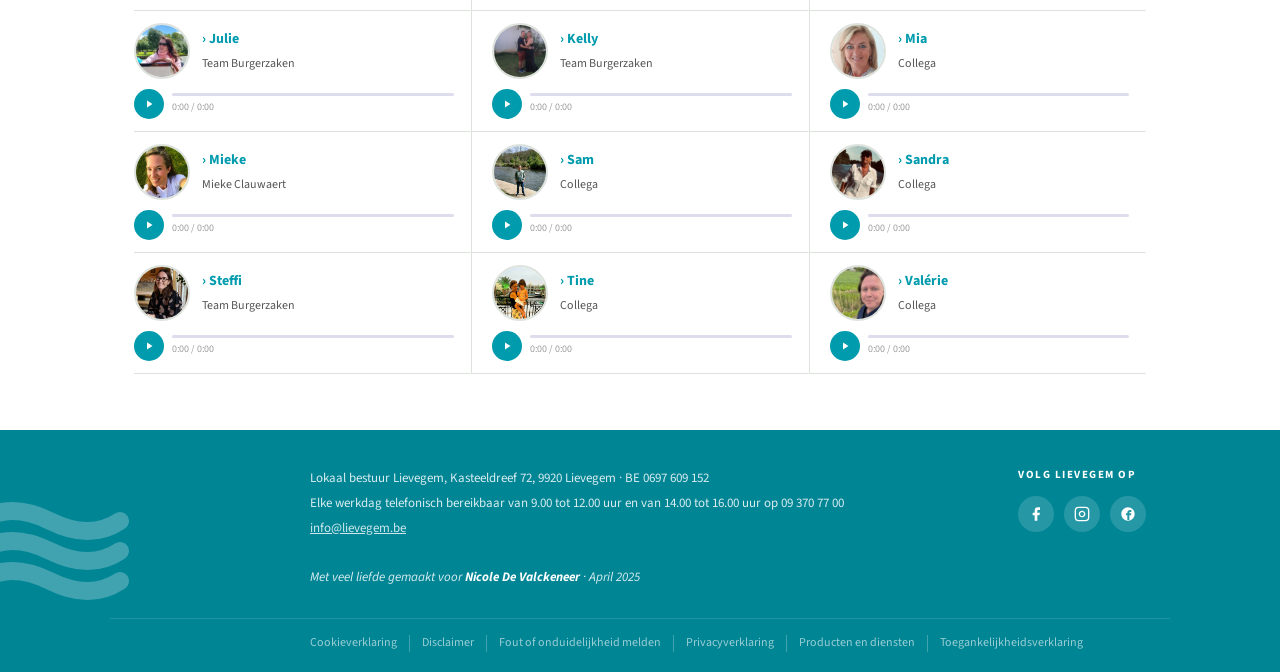
<file: Pensioen Nicole.html>
<!DOCTYPE html>
<html lang="nl">
<head>
  <meta charset="UTF-8">
  <meta name="viewport" content="width=device-width, initial-scale=1.0">
  <title>Met pensioen — Nicole De Valckeneer | Lievegem</title>
  <link rel="preconnect" href="https://fonts.googleapis.com">
  <link href="https://fonts.googleapis.com/css2?family=Source+Sans+3:ital,wght@0,300;0,400;0,600;0,700;1,400&display=swap" rel="stylesheet">
  <style>
    :root {
      --teal:       #009BAD;
      --teal-dark:  #007A8A;
      --lime:       #78B800;
      --olive:      #6B7A28;
      --dark:       #222;
      --mid:        #555;
      --light:      #F5F7F5;
      --border:     #DDE3DC;
      --white:      #FFFFFF;
      --footer-bg:  #008595;
    }
    *, *::before, *::after { box-sizing: border-box; margin: 0; padding: 0; }
    html { scroll-behavior: smooth; }
    body {
      font-family: 'Source Sans 3', Arial, sans-serif;
      font-size: 15px;
      line-height: 1.6;
      color: var(--dark);
      background: var(--white);
    }
    a { color: var(--teal); text-decoration: none; }
    a:hover { text-decoration: underline; }

    /* ══════════════════════════
       TOP UTILITY BAR
    ══════════════════════════ */
    .topbar {
      background: #111;
      display: flex;
      align-items: center;
      justify-content: space-between;
      padding: 0 20px;
      height: 32px;
    }
    .spreken-btn {
      display: flex;
      align-items: center;
      gap: 7px;
      background: var(--teal);
      color: white;
      border: none;
      border-radius: 100px;
      padding: 4px 12px 4px 4px;
      font-size: 12px;
      font-weight: 700;
      font-family: inherit;
      cursor: pointer;
      letter-spacing: .5px;
    }
    .spreken-btn .dot {
      width: 22px; height: 22px;
      background: rgba(255,255,255,.2);
      border-radius: 50%;
      display: flex; align-items: center; justify-content: center;
    }
    .spreken-btn svg { width: 13px; height: 13px; fill: white; }

    .topbar-right {
      display: flex;
      align-items: center;
      gap: 10px;
    }
    .aanmelden-btn {
      display: flex;
      align-items: center;
      gap: 5px;
      background: none;
      border: none;
      color: rgba(255,255,255,.8);
      font-size: 12px;
      font-weight: 600;
      font-family: inherit;
      cursor: pointer;
      padding: 4px 8px;
    }
    .aanmelden-btn svg { width: 14px; height: 14px; fill: rgba(255,255,255,.8); }
    .hulp-btn {
      display: flex;
      align-items: center;
      gap: 5px;
      background: var(--lime);
      border: none;
      border-radius: 100px;
      color: white;
      font-size: 12px;
      font-weight: 700;
      font-family: inherit;
      cursor: pointer;
      padding: 4px 12px;
    }
    .hulp-btn svg { width: 14px; height: 14px; fill: white; }

    /* ══════════════════════════
       SITE HEADER
    ══════════════════════════ */
    .site-header {
      background: var(--white);
      padding: 14px 24px;
      display: flex;
      align-items: center;
      justify-content: space-between;
      border-bottom: 1px solid #eee;
    }
    .logo-link { display: flex; align-items: center; }
    .logo-link img { height: 52px; width: auto; }

    .menu-btn {
      display: flex;
      align-items: center;
      gap: 8px;
      background: var(--teal);
      color: white;
      border: none;
      border-radius: 3px;
      padding: 10px 20px;
      font-size: 14px;
      font-weight: 700;
      font-family: inherit;
      cursor: pointer;
      letter-spacing: .5px;
    }
    .menu-btn svg { width: 16px; height: 16px; fill: white; }

    /* ══════════════════════════
       LANDSCAPE BANNER
    ══════════════════════════ */
    .landscape-banner {
      position: relative;
      height: 160px;
      overflow: hidden;
    }

    .landscape-bg {
      position: absolute;
      inset: 0;
      background: url('uploads/1862_0.jpg') center 48% / cover no-repeat;
    }

    /* Search bar overlay */
    .banner-search {
      position: absolute;
      bottom: 24px;
      right: 40px;
      display: flex;
      align-items: center;
      box-shadow: 0 2px 10px rgba(0,0,0,.2);
    }
    .banner-search input {
      width: 320px;
      height: 42px;
      border: none;
      padding: 0 16px;
      font-size: 14px;
      font-family: inherit;
      color: #666;
      outline: none;
      background: white;
    }
    .banner-search input::placeholder { color: #aaa; }
    .banner-search button {
      width: 46px;
      height: 42px;
      background: var(--teal);
      border: none;
      cursor: pointer;
      display: flex;
      align-items: center;
      justify-content: center;
    }
    .banner-search button svg { width: 18px; height: 18px; fill: white; }

    /* ══════════════════════════
       BREADCRUMB
    ══════════════════════════ */
    .breadcrumb {
      background: var(--olive);
      padding: 7px 24px;
    }
    .breadcrumb-inner {
      display: flex;
      align-items: center;
      gap: 6px;
      font-size: 12.5px;
      color: rgba(255,255,255,.85);
      white-space: nowrap;
      overflow: hidden;
    }
    .breadcrumb-inner a { color: rgba(255,255,255,.85); }
    .breadcrumb-inner a:hover { color: white; text-decoration: none; }
    .breadcrumb-inner span { color: rgba(255,255,255,.5); }

    /* ══════════════════════════
       PAGE CONTENT
    ══════════════════════════ */
    .page-content {
      max-width: 1060px;
      margin: 0 auto;
      padding: 40px 24px 56px;
    }

    .page-title {
      color: var(--teal);
      font-size: 28px;
      font-weight: 700;
      margin-bottom: 8px;
    }
    .page-subtitle {
      color: var(--mid);
      font-size: 15px;
      margin-bottom: 28px;
      font-weight: 300;
    }

    .intro-text {
      font-size: 15px;
      color: var(--mid);
      line-height: 1.75;
      max-width: 720px;
      margin-bottom: 36px;
      padding-bottom: 28px;
      border-bottom: 1px solid var(--border);
    }
    .intro-text strong { color: var(--dark); }

    /* Stats row */
    .stats-row {
      display: flex;
      gap: 0;
      margin-bottom: 36px;
      border: 1px solid var(--border);
      border-radius: 3px;
      overflow: hidden;
    }
    .stat-item {
      flex: 1;
      padding: 16px 20px;
      border-right: 1px solid var(--border);
      text-align: center;
    }
    .stat-item:last-child { border-right: none; }
    .stat-item strong {
      display: block;
      font-size: 26px;
      font-weight: 700;
      color: var(--teal);
      line-height: 1.1;
    }
    .stat-item span {
      font-size: 12px;
      color: var(--mid);
      text-transform: uppercase;
      letter-spacing: .5px;
    }

    /* Audio section heading */
    .audio-heading {
      display: flex;
      align-items: baseline;
      gap: 12px;
      margin-bottom: 20px;
    }
    .audio-heading h2 {
      color: var(--teal);
      font-size: 20px;
      font-weight: 700;
    }
    .audio-heading .count {
      font-size: 12px;
      color: white;
      background: var(--teal);
      padding: 2px 10px;
      border-radius: 100px;
      font-weight: 700;
    }

    /* Audio list — styled like lievegem.be link lists */
    .audio-list {
      display: grid;
      grid-template-columns: repeat(3, 1fr);
      gap: 0;
      border-top: 1px solid var(--border);
    }
    .audio-item {
      border-bottom: 1px solid var(--border);
      border-right: 1px solid transparent;
      padding: 12px 16px 12px 0;
    }
    .audio-item:nth-child(3n+2),
    .audio-item:nth-child(3n+3) {
      padding-left: 20px;
      border-left: 1px solid var(--border);
    }

    .audio-item-top {
      display: flex;
      align-items: center;
      gap: 8px;
      margin-bottom: 8px;
    }
    .chevron {
      color: var(--teal);
      font-size: 16px;
      font-weight: 700;
      flex-shrink: 0;
      line-height: 1;
    }
    .audio-name {
      font-size: 14px;
      font-weight: 600;
      color: var(--teal);
      flex: 1;
    }
    .audio-role {
      font-size: 12px;
      color: var(--mid);
      margin-bottom: 8px;
      padding-left: 22px;
    }

    /* Photo in audio card */
    .card-photo-wrap {
      display: flex;
      align-items: center;
      gap: 12px;
      margin-bottom: 10px;
    }
    .card-photo {
      width: 56px;
      height: 56px;
      border-radius: 50%;
      object-fit: cover;
      border: 2px solid var(--border);
      flex-shrink: 0;
    }
    .card-photo-info strong {
      display: block;
      font-size: 14px;
      font-weight: 700;
      color: var(--teal);
    }
    .card-photo-info span {
      font-size: 12px;
      color: var(--mid);
    }

    /* Player */
    .player {
      display: flex;
      align-items: center;
      gap: 8px;
      padding-left: 0;
    }
    .play-btn {
      width: 30px; height: 30px;
      border-radius: 50%;
      background: var(--teal);
      border: none;
      cursor: pointer;
      flex-shrink: 0;
      display: flex;
      align-items: center;
      justify-content: center;
      transition: background .15s, transform .1s;
    }
    .play-btn:hover { background: var(--teal-dark); transform: scale(1.06); }
    .play-btn svg { width: 12px; height: 12px; fill: white; }
    .play-btn.is-playing .pi { display: none; }
    .play-btn:not(.is-playing) .pau { display: none; }

    .player-track { flex: 1; min-width: 0; }
    .prog-bg {
      height: 3px;
      background: #dde;
      border-radius: 2px;
      cursor: pointer;
      margin-bottom: 3px;
      overflow: hidden;
    }
    .prog-fill {
      height: 100%;
      width: 0%;
      background: var(--teal);
      border-radius: 2px;
      transition: width .1s linear;
    }
    .player-time { font-size: 10px; color: #999; }

    /* ══════════════════════════
       FOOTER
    ══════════════════════════ */
    .site-footer {
      background: var(--footer-bg);
      color: rgba(255,255,255,.85);
      position: relative;
      overflow: hidden;
    }
    .footer-swooshes {
      position: absolute;
      left: -30px;
      top: 50%;
      transform: translateY(-50%);
      width: 160px;
      opacity: .25;
    }
    .footer-inner {
      max-width: 1060px;
      margin: 0 auto;
      padding: 36px 24px 28px 200px;
      display: grid;
      grid-template-columns: 1fr auto;
      gap: 40px;
      align-items: start;
      position: relative;
      z-index: 1;
    }
    .footer-contact {
      font-size: 13px;
      line-height: 1.9;
    }
    .footer-contact a { color: rgba(255,255,255,.8); text-decoration: underline; }
    .footer-social {}
    .footer-social h4 {
      font-size: 11px;
      font-weight: 700;
      letter-spacing: 1.5px;
      text-transform: uppercase;
      color: white;
      margin-bottom: 12px;
    }
    .social-icons {
      display: flex;
      gap: 10px;
    }
    .social-icon {
      width: 36px; height: 36px;
      border-radius: 50%;
      background: rgba(255,255,255,.15);
      display: flex;
      align-items: center;
      justify-content: center;
      transition: background .15s;
      cursor: pointer;
    }
    .social-icon:hover { background: rgba(255,255,255,.3); }
    .social-icon svg { width: 16px; height: 16px; fill: white; }

    .footer-links {
      max-width: 1060px;
      margin: 0 auto;
      padding: 0 24px 20px 200px;
      display: flex;
      flex-wrap: wrap;
      gap: 4px 0;
      font-size: 12px;
      position: relative;
      z-index: 1;
      border-top: 1px solid rgba(255,255,255,.12);
      padding-top: 16px;
    }
    .footer-links a {
      color: rgba(255,255,255,.6);
      padding: 0 12px 0 0;
      border-right: 1px solid rgba(255,255,255,.25);
      margin-right: 12px;
      line-height: 1.4;
    }
    .footer-links a:last-child { border-right: none; }
    .footer-links a:hover { color: white; text-decoration: none; }

    /* Cookie icon bottom-left */
    .cookie-btn {
      position: fixed;
      bottom: 16px;
      left: 16px;
      width: 36px; height: 36px;
      background: #555;
      border-radius: 50%;
      display: flex;
      align-items: center;
      justify-content: center;
      z-index: 999;
      cursor: pointer;
    }
    .cookie-btn svg { width: 18px; height: 18px; fill: white; }

    @media (max-width: 900px) {
      .audio-list { grid-template-columns: 1fr 1fr; }
      .footer-inner { padding-left: 24px; grid-template-columns: 1fr; }
      .footer-links { padding-left: 24px; }
      .footer-swooshes { display: none; }
    }
    @media (max-width: 600px) {
      .audio-list { grid-template-columns: 1fr; }
      .audio-item:nth-child(n) { padding-left: 0; border-left: none; }
    }
  </style>
</head>
<body>

<!-- Cookie btn -->
<div class="cookie-btn">
  <svg viewBox="0 0 24 24"><circle cx="9" cy="9" r="1.5"/><circle cx="14" cy="14" r="1.5"/><circle cx="14" cy="8" r="1"/><circle cx="8" cy="14" r="1"/><path d="M12 2a10 10 0 1 0 10 10A10 10 0 0 0 12 2zm0 18a8 8 0 1 1 8-8 8 8 0 0 1-8 8z"/></svg>
</div>

<!-- Top utility bar -->
<div class="topbar">
  <button class="spreken-btn">
    <div class="dot">
      <svg viewBox="0 0 24 24"><path d="M3 9v6h4l5 5V4L7 9H3zm13.5 3c0-1.77-1.02-3.29-2.5-4.03v8.05c1.48-.73 2.5-2.25 2.5-4.02z"/></svg>
    </div>
    SPREKEN
  </button>
  <div class="topbar-right">
    <button class="aanmelden-btn">
      <svg viewBox="0 0 24 24"><path d="M12 12c2.21 0 4-1.79 4-4s-1.79-4-4-4-4 1.79-4 4 1.79 4 4 4zm0 2c-2.67 0-8 1.34-8 4v2h16v-2c0-2.66-5.33-4-8-4z"/></svg>
      AANMELDEN ›
    </button>
    <button class="hulp-btn">
      <svg viewBox="0 0 24 24"><path d="M12 2C6.48 2 2 6.48 2 12s4.48 10 10 10 10-4.48 10-10S17.52 2 12 2zm1 17h-2v-2h2v2zm2.07-7.75l-.9.92C13.45 12.9 13 13.5 13 15h-2v-.5c0-1.1.45-2.1 1.17-2.83l1.24-1.26c.37-.36.59-.86.59-1.41 0-1.1-.9-2-2-2s-2 .9-2 2H8c0-2.21 1.79-4 4-4s4 1.79 4 4c0 .88-.36 1.68-.93 2.25z"/></svg>
      HULP NODIG
    </button>
  </div>
</div>

<!-- Site header -->
<header class="site-header">
  <a class="logo-link" href="#">
    <img src="uploads/pasted-1777147267972-0.png" alt="Lievegem — Ziet het zitten">
  </a>
  <button class="menu-btn">
    <svg viewBox="0 0 24 24"><path d="M3 18h18v-2H3v2zm0-5h18v-2H3v2zm0-7v2h18V6H3z"/></svg>
    MENU
  </button>
</header>

<!-- Landscape banner -->
<div class="landscape-banner">
  <div class="landscape-bg"></div>

  <!-- Search bar -->
  <div class="banner-search">
    <input type="text" placeholder="Wat wil je vinden?" readonly>
    <button aria-label="Zoeken">
      <svg viewBox="0 0 24 24"><path d="M15.5 14h-.79l-.28-.27A6.47 6.47 0 0 0 16 9.5 6.5 6.5 0 1 0 9.5 16c1.61 0 3.09-.59 4.23-1.57l.27.28v.79l5 4.99L20.49 19l-4.99-5zm-6 0C7.01 14 5 11.99 5 9.5S7.01 5 9.5 5 14 7.01 14 9.5 11.99 14 9.5 14z"/></svg>
    </button>
  </div>
</div>

<!-- Breadcrumb -->
<div class="breadcrumb">
  <div class="breadcrumb-inner">
    <a href="#">Home</a>
    <span>/</span>
    <a href="#">Burger en welzijn</a>
    <span>/</span>
    <span style="color:rgba(255,255,255,.95)">Nicole De Valckeneer</span>
  </div>
</div>

<!-- Main content -->
<div class="page-content">
  <!-- Nicole + groepsfoto -->
  <div style="display:flex; gap:24px; margin-bottom:36px; flex-wrap:wrap; align-items:flex-start;">
    <div style="flex-shrink:0;">
      <img src="uploads/pasted-1777148829579-0.png"
           alt="Nicole De Valckeneer — I'm Retired!"
           style="width:200px; height:260px; object-fit:cover; object-position:center top;
                  border-radius:4px; border:3px solid var(--border);
                  box-shadow:0 4px 16px rgba(0,0,0,.12); display:block;">
    </div>
    <div style="flex:1; min-width:260px;">
      <h1 class="page-title" style="margin-bottom:6px;">Met pensioen: Nicole De Valckeneer</h1>
      <p class="page-subtitle" style="margin-bottom:20px;">Teamleider Burgerzaken · 20 jaar in dienst · 24 april 2025</p>
      <img src="uploads/pasted-1777148821260-0.png"
           alt="Nicole met haar collega's"
           style="width:100%; max-width:580px; height:200px; object-fit:cover; object-position:center 30%;
                  border-radius:4px; border:1px solid var(--border);
                  box-shadow:0 2px 10px rgba(0,0,0,.1); display:block;">
      <p style="font-size:12px; color:var(--mid); margin-top:6px; font-style:italic;">Nicole met haar collega's tijdens het afscheidsfeest</p>
    </div>
  </div>

  <div class="intro-text">
    <strong>Beste Nicole,</strong><br>
    twintig jaar lang was jij het vaste ankerpunt van Burgerzaken in Lievegem.
    Als teamleider gaf je richting, ondersteunde je je collega's en zorgde je voor elke burger
    die binnenstapte — met professionalisme, warmte en een lach.<br><br>
    Vandaag is het jouw beurt. Je collega's lieten een persoonlijke audioboodschap achter,
    speciaal voor jou opgenomen. Beluister ze hieronder.
  </div>

  <!-- Stats -->
  <div class="stats-row">
    <div class="stat-item">
      <strong>20</strong>
      <span>jaar in dienst</span>
    </div>
    <div class="stat-item">
      <strong>24/4</strong>
      <span>pensioen 2025</span>
    </div>
    <div class="stat-item">
      <strong>21</strong>
      <span>audioboodschappen</span>
    </div>
    <div class="stat-item">
      <strong>∞</strong>
      <span>dankbaarheid</span>
    </div>
  </div>

  <!-- Audio list -->
  <div class="audio-heading">
    <h2>Audioboodschappen van je collega's</h2>
    <span class="count">21</span>
  </div>

  <div class="audio-list" id="audioList"></div>
</div>

<!-- Footer -->
<footer class="site-footer">
  <!-- Swoosh watermark -->
  <svg class="footer-swooshes" viewBox="0 0 160 120" fill="none" xmlns="http://www.w3.org/2000/svg">
    <path d="M10 30 Q40 10 80 30 Q120 50 150 30" stroke="white" stroke-width="18" stroke-linecap="round" fill="none"/>
    <path d="M10 60 Q40 40 80 60 Q120 80 150 60" stroke="white" stroke-width="18" stroke-linecap="round" fill="none"/>
    <path d="M10 90 Q40 70 80 90 Q120 110 150 90" stroke="white" stroke-width="18" stroke-linecap="round" fill="none"/>
  </svg>

  <div class="footer-inner">
    <div class="footer-contact">
      Lokaal bestuur Lievegem, Kasteeldreef 72, 9920 Lievegem · BE 0697 609 152<br>
      Elke werkdag telefonisch bereikbaar van 9.00 tot 12.00 uur en van 14.00 tot 16.00 uur op 09 370 77 00<br>
      <a href="#">info@lievegem.be</a><br><br>
      <em>Met veel liefde gemaakt voor <strong style="color:white">Nicole De Valckeneer</strong> · April 2025</em>
    </div>
    <div class="footer-social">
      <h4>Volg Lievegem op</h4>
      <div class="social-icons">
        <div class="social-icon">
          <svg viewBox="0 0 24 24"><path d="M18 2h-3a5 5 0 0 0-5 5v3H7v4h3v8h4v-8h3l1-4h-4V7a1 1 0 0 1 1-1h3z"/></svg>
        </div>
        <div class="social-icon">
          <svg viewBox="0 0 24 24"><rect x="2" y="2" width="20" height="20" rx="5" ry="5" fill="none" stroke="white" stroke-width="2"/><path d="M16 11.37A4 4 0 1 1 12.63 8 4 4 0 0 1 16 11.37z" stroke="white" stroke-width="2" fill="none"/><line x1="17.5" y1="6.5" x2="17.51" y2="6.5" stroke="white" stroke-width="2"/></svg>
        </div>
        <div class="social-icon">
          <svg viewBox="0 0 24 24"><path d="M12 2C6.477 2 2 6.477 2 12s4.477 10 10 10 10-4.477 10-10S17.523 2 12 2zm5 7h-1.924C14.461 9 14 9.461 14 10.076V11h3l-.5 3H14v7h-3v-7H9v-3h2v-.924C11 7.589 12.589 6 14.924 6H17v3z"/></svg>
        </div>
      </div>
    </div>
  </div>

  <div class="footer-links">
    <a href="#">Cookieverklaring</a>
    <a href="#">Disclaimer</a>
    <a href="#">Fout of onduidelijkheid melden</a>
    <a href="#">Privacyverklaring</a>
    <a href="#">Producten en diensten</a>
    <a href="#">Toegankelijkheidsverklaring</a>
  </div>
</footer>

<script>
  const MESSAGES = [
    { name: "Annelien",  role: "Nieuwe teamleider",    file: "Annelien (nieuwe teamleider).ogg", photo: "Annelien (nieuwe teamleider).jpeg", photoPos: "center 20%" },
    { name: "Astrid",    role: "Collega",              file: "Astrid.ogg",                       photo: "Astrid.jpeg",                       photoPos: "center top" },
    { name: "Charlot",   role: "Team Burgerzaken",     file: "Charlot (Team Burger).ogg",        photo: "charlotte team burger.jpeg",        photoPos: "center 15%" },
    { name: "Cindy",     role: "Collega",              file: "Cindy.ogg",                        photo: "Cindy.jpeg",                        photoPos: "center top" },
    { name: "Conny",     role: "Directeur",            file: "Conny (onze directeur).mp4",       photo: "Conny directeur burger.jpeg",       photoPos: "center top" },
    { name: "Daisy",     role: "Collega",              file: "Daisy.ogg",                        photo: "Daisy.jpeg",                        photoPos: "center 20%" },
    { name: "Freya",     role: "Team Burgerzaken",     file: "Freya (Team Burger).mp4",          photo: "Freya team Burger.jpeg",            photoPos: "center 15%" },
    { name: "Helen",     role: "Team Burgerzaken",     file: "Helen (team burger).mp4",          photo: "Helen team burger.jpeg",            photoPos: "center top" },
    { name: "Helena",    role: "Collega",              file: "Helena (zat bij team burger maar recent nog maar naar ander team overgegaan).ogg", photo: "Helena.jpeg", photoPos: "center top" },
    { name: "Hélène",    role: "Collega",              file: "Hélène.ogg",                       photo: "Hélène.jpeg",                       photoPos: "center top" },
    { name: "Joke",      role: "Collega · deel 1",     file: "Joke deel 1.ogg",                  photo: "Joke.jpeg",                         photoPos: "center top" },
    { name: "Joke",      role: "Collega · deel 2",     file: "Joke deel 2.ogg",                  photo: "Joke.jpeg",                         photoPos: "center top" },
    { name: "Julie",     role: "Team Burgerzaken",     file: "Julie (team burger).ogg",          photo: "Julie team burger.jpeg",            photoPos: "center top" },
    { name: "Kelly",     role: "Team Burgerzaken",     file: "Kelly (team burger).mp4",          photo: "Kelly team burger.jpeg",            photoPos: "center top" },
    { name: "Mia",       role: "Collega",              file: "Mia.ogg",                          photo: "Mia.jpeg",                          photoPos: "center top" },
    { name: "Mieke",     role: "Mieke Clauwaert",      file: "Mieke clauwaert.mp4",              photo: "Mieke.jpeg",                        photoPos: "center top" },
    { name: "Sam",       role: "Collega",              file: "Sam.ogg",                          photo: "WhatsApp Image 2026-04-28 at 14.09.06.jpeg", photoPos: "center 20%" },
    { name: "Sandra",    role: "Collega",              file: "Sandra.ogg",                       photo: "Sandra.jpeg",                       photoPos: "center top" },
    { name: "Steffi",    role: "Team Burgerzaken",     file: "Steffi (team burger).ogg",         photo: "Steffi.jpeg",                       photoPos: "center top" },
    { name: "Tine",      role: "Collega",              file: "Tine.ogg",                         photo: "Tine.jpeg",                         photoPos: "center top" },
    { name: "Valérie",   role: "Collega",              file: "Valerie.mp4",                      photo: "Valerie.jpeg",                      photoPos: "center 15%" },
  ];

  function fmt(s) {
    if (!isFinite(s)||isNaN(s)) return '0:00';
    return Math.floor(s/60)+':'+String(Math.floor(s%60)).padStart(2,'0');
  }

  let activeAudio = null, activeBtn = null;
  function stopCurrent() {
    if (activeAudio) {
      activeAudio.pause();
      activeBtn.classList.remove('is-playing');
      activeAudio = null; activeBtn = null;
    }
  }

  const list = document.getElementById('audioList');

  MESSAGES.forEach((msg, i) => {
    const item = document.createElement('div');
    item.className = 'audio-item';
    item.innerHTML = `
      <div class="card-photo-wrap">
        <img class="card-photo" src="uploads/${msg.photo}" alt="${msg.name}" style="object-position:${msg.photoPos}">
        <div class="card-photo-info">
          <strong>› ${msg.name}</strong>
          <span>${msg.role}</span>
        </div>
      </div>
      <div class="player">
        <button class="play-btn" aria-label="Afspelen">
          <svg class="pi" viewBox="0 0 24 24"><path d="M8 5v14l11-7z"/></svg>
          <svg class="pau" viewBox="0 0 24 24"><path d="M6 19h4V5H6v14zm8-14v14h4V5h-4z"/></svg>
        </button>
        <div class="player-track">
          <div class="prog-bg"><div class="prog-fill"></div></div>
          <div class="player-time">0:00 / 0:00</div>
        </div>
      </div>`;

    const btn  = item.querySelector('.play-btn');
    const fill = item.querySelector('.prog-fill');
    const tLbl = item.querySelector('.player-time');
    const bg   = item.querySelector('.prog-bg');

    const audio = document.createElement('audio');
    audio.preload = 'auto';
    audio.setAttribute('playsinline', '');
    audio.setAttribute('webkit-playsinline', '');
    audio.setAttribute('x-webkit-airplay', 'allow');
    // Voeg een source element toe voor betere mobiele compatibiliteit
    const source = document.createElement('source');
    source.src = 'uploads/' + msg.file;
    audio.appendChild(source);
    document.body.appendChild(audio);
    audio.addEventListener('loadedmetadata', () => { tLbl.textContent = '0:00 / ' + fmt(audio.duration); });
    audio.addEventListener('timeupdate', () => {
      fill.style.width = (audio.duration ? audio.currentTime/audio.duration*100 : 0) + '%';
      tLbl.textContent = fmt(audio.currentTime) + ' / ' + fmt(audio.duration);
    });
    audio.addEventListener('ended', () => {
      btn.classList.remove('is-playing');
      fill.style.width = '0%';
      activeAudio = null; activeBtn = null;
    });
    bg.addEventListener('click', e => {
      if (!audio.duration) return;
      const r = bg.getBoundingClientRect();
      audio.currentTime = ((e.clientX-r.left)/r.width)*audio.duration;
    });
    btn.addEventListener('click', () => {
      if (activeAudio && activeAudio !== audio) stopCurrent();
      if (audio.paused) {
        audio.play();
        btn.classList.add('is-playing');
        activeAudio = audio; activeBtn = btn;
      } else {
        audio.pause();
        btn.classList.remove('is-playing');
        activeAudio = null; activeBtn = null;
      }
    });

    list.appendChild(item);
  });
</script>
</body>
</html>
</file>
<file: ad-spel/style.css>
:root{
  --black:#000;--white:#fff;--olive:#919E2C;--olive-d:#6f7a1c;--olive-l:#EEF0DA;
  --orange:#EB6008;--purple:#7C5EAC;--red:#A6090F;--gray:#5a5a5a;--line:#dcdcdc;--bg:#F4F4F4;
  --ok:#2f7d32;--ok-l:#e3f1e3;--bad:#A6090F;--bad-l:#f8e1e1;
  --radius:14px;--font:"Montserrat",system-ui,-apple-system,"Segoe UI",Arial,sans-serif;
  --mono:Consolas,"SF Mono",Menlo,"Roboto Mono",monospace;
}
*{box-sizing:border-box}
html,body{margin:0;padding:0}
body{background:var(--bg);color:var(--black);font-family:var(--font);font-size:16px;line-height:1.45;
  -webkit-tap-highlight-color:transparent;min-height:100vh}
.top{position:sticky;top:0;z-index:5;background:var(--black);color:var(--white);display:flex;align-items:center;
  gap:12px;padding:12px 16px;padding-top:max(12px,env(safe-area-inset-top))}
.brand{color:var(--white);text-decoration:none;font-weight:800;font-size:18px;letter-spacing:.2px}
.brand span{color:var(--olive)}
.crumb{flex:1;min-width:0;font-size:13px;color:#cfcfcf;overflow:hidden;white-space:nowrap;text-overflow:ellipsis}
.cheatbtn{appearance:none;border:0;background:var(--olive);color:#fff;font:inherit;font-size:14px;font-weight:800;border-radius:99px;padding:7px 14px;cursor:pointer;white-space:nowrap;box-shadow:0 0 0 3px rgba(145,158,44,.3)}
.sheet{position:fixed;inset:0;z-index:30;background:var(--bg);overflow-y:auto;-webkit-overflow-scrolling:touch}
.sheet .bar{position:sticky;top:0;background:#000;color:#fff;display:flex;align-items:center;gap:12px;padding:12px 16px;padding-top:max(12px,env(safe-area-inset-top))}
.sheet .bar b{flex:1;font-size:17px}
.sheet .bar button{appearance:none;border:0;background:var(--olive);color:#fff;font:inherit;font-weight:700;border-radius:99px;padding:7px 14px;cursor:pointer}
.sheet nav{display:flex;flex-wrap:wrap;gap:6px;margin:4px 0 6px}
.sheet nav a{font-size:12.5px;font-weight:700;color:#000;background:#fff;border:1px solid #ddd;border-radius:99px;padding:5px 10px;text-decoration:none}
.sheet section{scroll-margin-top:64px}
.sheet table{width:100%;border-collapse:collapse;font-size:14px}
.sheet th,.sheet td{text-align:left;padding:6px 6px;border-bottom:1px solid #e6e6e6;vertical-align:top}
.sheet pre{background:#111;color:#fff;border-radius:10px;padding:10px 12px;font-family:var(--mono);font-size:12.5px;overflow-x:auto;margin:6px 0 10px}
.sheet ol{padding-left:20px;margin:6px 0}.sheet li{margin:4px 0}
.hint{appearance:none;border:0;background:transparent;color:var(--olive-d);font:inherit;font-weight:700;font-size:14px;padding:6px 0;cursor:pointer;text-decoration:underline}
.hinttext{background:#fff8e6;border-left:5px solid #e0b000;border-radius:10px;padding:10px 12px;font-size:14.5px;margin-top:6px}
.intro p{font-size:15.5px}
main{outline:none}
.wrap{max-width:640px;margin:0 auto;padding:18px 16px 40px}
h1{font-size:24px;line-height:1.2;margin:6px 0 6px;font-weight:800}
h2{font-size:19px;margin:18px 0 8px;font-weight:700}
p{margin:6px 0 10px}
.muted{color:var(--gray);font-size:14px}
code,.mono{font-family:var(--mono);font-size:.92em}
.tag{display:inline-block;background:var(--orange);color:#fff;font-size:11px;font-weight:700;letter-spacing:.5px;
  text-transform:uppercase;padding:4px 10px;border-radius:99px}
.tag.olive{background:var(--olive)}.tag.black{background:#000}.tag.purple{background:var(--purple)}

/* home tiles */
.tiles{display:grid;gap:12px;margin-top:14px}
.tile{display:flex;gap:14px;align-items:center;background:#fff;border-radius:var(--radius);padding:16px;
  text-decoration:none;color:inherit;box-shadow:0 1px 3px rgba(0,0,0,.08);border:1px solid #ececec}
.tile:active{transform:scale(.99)}
.tile .ico{flex:0 0 52px;height:52px;border-radius:12px;display:grid;place-items:center;color:#fff;font-weight:800;font-size:18px}
.tile b{display:block;font-size:17px}
.tile small{color:var(--gray);font-size:13px}
.tile .done{margin-left:auto;font-size:12px;color:var(--ok);font-weight:700;white-space:nowrap}

/* cards & buttons */
.card{background:#fff;border-radius:var(--radius);padding:16px;box-shadow:0 1px 3px rgba(0,0,0,.08);border:1px solid #ececec;margin:12px 0}
.card.dark{background:#111;color:#fff;border-color:#111}
.q{font-size:18px;font-weight:600}
.btn{appearance:none;border:0;border-radius:12px;background:#000;color:#fff;font:inherit;font-weight:700;
  padding:14px 16px;min-height:50px;cursor:pointer;width:100%;font-size:16px}
.btn.sec{background:#fff;color:#000;border:2px solid #000}
.btn.olive{background:var(--olive)}
.btn:disabled{opacity:.45}
.row{display:flex;gap:10px}.row>*{flex:1}
.opts{display:grid;gap:10px;margin-top:10px}
.opt{appearance:none;text-align:left;background:#fff;border:2px solid var(--line);border-radius:12px;padding:13px 14px;
  font:inherit;font-size:15.5px;min-height:50px;cursor:pointer;color:#000}
.opt:active{background:#f6f6f6}
.opt.sel{border-color:#000}
.opt.ok{border-color:var(--ok);background:var(--ok-l)}
.opt.bad{border-color:var(--bad);background:var(--bad-l)}
.opt[disabled]{cursor:default}
.opt .mono{font-size:14px}
.fb{border-radius:12px;padding:12px 14px;margin-top:12px;font-size:15px}
.fb.ok{background:var(--ok-l);border-left:5px solid var(--ok)}
.fb.bad{background:var(--bad-l);border-left:5px solid var(--bad)}
.fb>b{display:block;margin-bottom:2px}
.progress{height:6px;background:#e3e3e3;border-radius:9px;overflow:hidden;margin:6px 0 4px}
.progress i{display:block;height:100%;background:var(--olive);transition:width .3s}
.score{font-size:44px;font-weight:800;margin:4px 0}
.mt{margin-top:14px}

/* record vote */
.rgrid{display:grid;grid-template-columns:repeat(2,1fr);gap:10px;margin-top:12px}
.rbtn{appearance:none;border:0;border-radius:14px;color:#fff;font-family:var(--mono);font-weight:800;font-size:26px;
  min-height:76px;cursor:pointer}
.rbtn small{display:block;font-family:var(--font);font-weight:600;font-size:11.5px;opacity:.9;margin-top:2px}
.bigcard{position:fixed;inset:0;z-index:20;display:grid;place-items:center;text-align:center;color:#fff;cursor:pointer;
  font-family:var(--mono);font-weight:800}
.bigcard .t{font-size:min(34vw,220px);line-height:1}
.bigcard .h{position:absolute;bottom:max(24px,env(safe-area-inset-bottom));left:0;right:0;font-family:var(--font);
  font-weight:600;font-size:14px;opacity:.85}
.seg{display:flex;background:#e6e6e6;border-radius:12px;padding:4px;gap:4px;margin:10px 0}
.seg button{flex:1;appearance:none;border:0;background:transparent;border-radius:9px;padding:10px;font:inherit;font-weight:700;font-size:14px;color:#333;cursor:pointer}
.seg button.on{background:#fff;color:#000;box-shadow:0 1px 2px rgba(0,0,0,.15)}

/* fqdn puzzle */
.answer{min-height:64px;background:#fff;border:2px dashed #bdbdbd;border-radius:12px;padding:8px 6px;display:flex;flex-wrap:wrap;gap:4px;align-items:center;justify-content:flex-end}
.answer.ok{border:2px solid var(--ok);background:var(--ok-l)}
.answer.bad{border-color:var(--bad)}
.answer .ph{color:#999;font-size:14px;margin-right:auto;padding:0 4px}
.answer .sep{font-family:var(--mono);font-weight:800;font-size:22px;color:#555}
.answer .tl.root{background:var(--purple);cursor:default;display:inline-flex;flex-direction:column;align-items:center;justify-content:center;line-height:1;padding:6px 10px}
.answer .tl.root small{font-family:var(--font);font-size:9.5px;font-weight:700;margin-top:2px}
.bank{display:flex;flex-wrap:wrap;gap:8px;margin-top:12px}
.tl{appearance:none;border:0;border-radius:10px;background:#000;color:#fff;font-family:var(--mono);font-weight:700;
  font-size:17px;padding:11px 13px;min-height:46px;min-width:46px;cursor:pointer}
.tl.used{visibility:hidden}
.answer .tl{background:var(--olive);font-size:13px;padding:8px 6px;min-width:0;min-height:40px}
.answer .sep{font-size:16px}
.parts{display:flex;flex-wrap:wrap;gap:6px;margin:10px 0;font-family:var(--mono);font-weight:700;font-size:18px}
.parts span{padding:8px 10px;border-radius:9px;background:#e9e9e9}
.parts span.cur{background:#000;color:#fff}
.parts span.lab{background:var(--olive);color:#fff}
.parts span em{display:block;font-family:var(--font);font-style:normal;font-size:10.5px;font-weight:600}

/* checks: multi field */
.cmd{font-family:var(--mono);font-size:14px;background:#111;color:#fff;border-radius:10px;padding:10px 12px;word-break:break-word}
.field{margin-top:12px}
.field label{display:block;font-size:13px;font-weight:700;color:var(--gray);margin-bottom:6px;text-transform:uppercase;letter-spacing:.4px}
.chips{display:flex;flex-wrap:wrap;gap:8px}
.chip{appearance:none;border:2px solid var(--line);background:#fff;border-radius:99px;padding:9px 13px;font:inherit;font-size:14px;cursor:pointer;color:#000}
.chip.sel{border-color:#000;background:#000;color:#fff}
.chip.ok{border-color:var(--ok);background:var(--ok);color:#fff}
.chip.bad{border-color:var(--bad);background:var(--bad-l);color:var(--bad)}
.chip.should{border-color:var(--ok);border-style:dashed}

/* simulation */
.net{position:sticky;top:48px;z-index:4;background:var(--bg);padding:8px 0 6px;display:grid;grid-template-columns:repeat(4,1fr);gap:6px}
.node{background:#fff;border:2px solid #e3e3e3;border-radius:10px;padding:6px 4px;text-align:center;font-size:11.5px;font-weight:700;
  line-height:1.15;transition:all .25s;min-height:44px;display:flex;align-items:center;justify-content:center;word-break:break-word}
.node.int{border-color:#c9cf9a}
.node.ext{background:#f1edf7}
.node.on{border-color:var(--orange);background:var(--orange);color:#fff;box-shadow:0 0 0 3px rgba(235,96,8,.2);transform:scale(1.04)}
.caches{display:grid;gap:8px;margin:6px 0 4px}
.cbox{background:#fff;border-radius:10px;padding:8px 10px;border:1px solid #e6e6e6}
.cbox b{font-size:12px;text-transform:uppercase;letter-spacing:.4px;color:var(--gray)}
.cache{font-family:var(--mono);font-size:12.5px;margin-top:2px}
.cache div{display:flex;justify-content:space-between;gap:8px;flex-wrap:wrap}
.cache .neg{color:var(--red)}
.cache .empty{color:#999;font-family:var(--font)}
.cbox.zone{background:var(--olive-l);border-color:#d6dbb0}
.cbox.zone .cache span{white-space:pre}
footer.foot{color:#888;font-size:12px;text-align:center;padding:10px 16px 30px}
@media (min-width:600px){.rgrid{grid-template-columns:repeat(4,1fr)}}
@media (prefers-reduced-motion:reduce){*{transition:none!important}}
.ctx{background:#fff;border:1px solid #e3e3e3;border-radius:12px;padding:8px 12px;margin:8px 0 10px;font-size:14px}
.ctx summary{font-weight:700;cursor:pointer;color:var(--olive-d)}
.ctx pre{background:#111;color:#fff;border-radius:10px;padding:8px 10px;font-family:var(--mono);font-size:12px;overflow-x:auto;margin:6px 0 2px}
.ctx p{margin:6px 0}
.scen{background:#fff8e6;border-left:5px solid #e0b000;border-radius:10px;padding:8px 12px;font-size:14.5px;margin:4px 0 8px}
.infotip{background:var(--olive-l);border-left:5px solid var(--olive);border-radius:10px;padding:10px 12px;font-size:14.5px;margin-top:8px}
.seg button small.tabscore{display:block;font-size:11px;font-weight:600;color:var(--ok)}
.stbtn{appearance:none;border:0;border-radius:14px;color:#fff;font:inherit;display:flex;gap:14px;align-items:center;text-align:left;padding:14px 16px;min-height:76px;cursor:pointer}
.stbtn .n{font-size:34px;font-weight:800;min-width:34px}
.stbtn b{display:block;font-size:18px}.stbtn small{font-size:13px;opacity:.9}
.statuscard{position:fixed;inset:0;z-index:20;color:#fff;display:flex;flex-direction:column;align-items:center;justify-content:center;text-align:center;padding:24px;cursor:pointer}
.statuscard .n{font-size:min(40vw,260px);font-weight:800;line-height:1}
.statuscard .t{font-size:34px;font-weight:800;margin-top:4px}
.statuscard .d{font-size:17px;opacity:.95;margin-top:6px;max-width:520px}
.statuscard ol{text-align:left;font-size:16px;max-width:520px;margin:14px auto 0;padding-left:22px}
.statuscard .h{position:absolute;bottom:max(24px,env(safe-area-inset-bottom));left:0;right:0;font-size:14px;opacity:.85}
.ladder{display:flex;flex-wrap:wrap;gap:6px;margin-top:8px}
.ladder span{padding:6px 10px;border-radius:99px;background:#eee;font-size:13.5px;font-weight:600}
.ladder span.on{background:var(--orange);color:#fff}
textarea{width:100%;font:inherit;font-size:15px;border:2px solid var(--line);border-radius:10px;padding:10px 12px;background:#fff;resize:vertical}
textarea:focus{outline:none;border-color:#000}
table.vk{width:100%;border-collapse:collapse;font-size:14px}
table.vk th,table.vk td{text-align:left;padding:6px;border-bottom:1px solid #e6e6e6;vertical-align:top}

/* ---------- DHCP-spel: aanvullingen ---------- */
.out{font-family:var(--mono);font-size:11.5px;line-height:1.5;background:#111;color:#e9ecd2;border-radius:10px;padding:10px 12px;white-space:pre;overflow-x:auto;-webkit-overflow-scrolling:touch;margin:8px 0}
.order{display:grid;gap:8px;margin:10px 0}
.order .slot{display:flex;align-items:center;gap:10px;background:#fff;border:2px dashed #bdbdbd;border-radius:12px;min-height:50px;padding:6px 10px}
.order .slot b{flex:0 0 26px;height:26px;border-radius:50%;background:#000;color:#fff;display:grid;place-items:center;font-size:13px}
.order .slot.ok{border:2px solid var(--ok);background:var(--ok-l)}
.order .slot.bad{border:2px solid var(--bad);background:var(--bad-l)}
.bank{display:flex;flex-wrap:wrap;gap:8px;margin:8px 0}
.plan{width:100%;border-collapse:collapse;font-size:14.5px;background:#fff;border-radius:12px;overflow:hidden}
.plan td{padding:7px 10px;border-bottom:1px solid #eee;vertical-align:top}
.plan td:first-child{color:var(--gray);width:45%}
.plan td.fout{color:var(--bad);font-weight:700}
.zones{display:grid;grid-template-columns:repeat(4,1fr);gap:4px;margin:8px 0 4px;font-size:11.5px;font-weight:700;text-align:center;color:#fff}
.zones span{padding:8px 2px;border-radius:8px}
/* AD-spel */
.rbtn.word{font-family:var(--font);font-size:19px;min-height:84px;padding:10px 8px}
.rgrid.three{grid-template-columns:repeat(3,1fr)}
@media (max-width:420px){.rgrid.three{grid-template-columns:1fr}.rbtn.word{min-height:64px}}
.bank .tl,.order .tl{font-family:var(--font);font-weight:600;font-size:14px;text-align:left;line-height:1.3}
.sheet code{background:#eee;border-radius:5px;padding:1px 4px}
.sheet pre code{background:none;padding:0}
.sheet td,.sheet th{word-break:break-word;overflow-wrap:anywhere}
</file>
<file: dhcp-spel/style.css>
:root{
  --black:#000;--white:#fff;--olive:#919E2C;--olive-d:#6f7a1c;--olive-l:#EEF0DA;
  --orange:#EB6008;--purple:#7C5EAC;--red:#A6090F;--gray:#5a5a5a;--line:#dcdcdc;--bg:#F4F4F4;
  --ok:#2f7d32;--ok-l:#e3f1e3;--bad:#A6090F;--bad-l:#f8e1e1;
  --radius:14px;--font:"Montserrat",system-ui,-apple-system,"Segoe UI",Arial,sans-serif;
  --mono:Consolas,"SF Mono",Menlo,"Roboto Mono",monospace;
}
*{box-sizing:border-box}
html,body{margin:0;padding:0}
body{background:var(--bg);color:var(--black);font-family:var(--font);font-size:16px;line-height:1.45;
  -webkit-tap-highlight-color:transparent;min-height:100vh}
.top{position:sticky;top:0;z-index:5;background:var(--black);color:var(--white);display:flex;align-items:center;
  gap:12px;padding:12px 16px;padding-top:max(12px,env(safe-area-inset-top))}
.brand{color:var(--white);text-decoration:none;font-weight:800;font-size:18px;letter-spacing:.2px}
.brand span{color:var(--olive)}
.crumb{flex:1;min-width:0;font-size:13px;color:#cfcfcf;overflow:hidden;white-space:nowrap;text-overflow:ellipsis}
.cheatbtn{appearance:none;border:0;background:var(--olive);color:#fff;font:inherit;font-size:14px;font-weight:800;border-radius:99px;padding:7px 14px;cursor:pointer;white-space:nowrap;box-shadow:0 0 0 3px rgba(145,158,44,.3)}
.sheet{position:fixed;inset:0;z-index:30;background:var(--bg);overflow-y:auto;-webkit-overflow-scrolling:touch}
.sheet .bar{position:sticky;top:0;background:#000;color:#fff;display:flex;align-items:center;gap:12px;padding:12px 16px;padding-top:max(12px,env(safe-area-inset-top))}
.sheet .bar b{flex:1;font-size:17px}
.sheet .bar button{appearance:none;border:0;background:var(--olive);color:#fff;font:inherit;font-weight:700;border-radius:99px;padding:7px 14px;cursor:pointer}
.sheet nav{display:flex;flex-wrap:wrap;gap:6px;margin:4px 0 6px}
.sheet nav a{font-size:12.5px;font-weight:700;color:#000;background:#fff;border:1px solid #ddd;border-radius:99px;padding:5px 10px;text-decoration:none}
.sheet section{scroll-margin-top:64px}
.sheet table{width:100%;border-collapse:collapse;font-size:14px}
.sheet th,.sheet td{text-align:left;padding:6px 6px;border-bottom:1px solid #e6e6e6;vertical-align:top}
.sheet pre{background:#111;color:#fff;border-radius:10px;padding:10px 12px;font-family:var(--mono);font-size:12.5px;overflow-x:auto;margin:6px 0 10px}
.sheet ol{padding-left:20px;margin:6px 0}.sheet li{margin:4px 0}
.hint{appearance:none;border:0;background:transparent;color:var(--olive-d);font:inherit;font-weight:700;font-size:14px;padding:6px 0;cursor:pointer;text-decoration:underline}
.hinttext{background:#fff8e6;border-left:5px solid #e0b000;border-radius:10px;padding:10px 12px;font-size:14.5px;margin-top:6px}
.intro p{font-size:15.5px}
main{outline:none}
.wrap{max-width:640px;margin:0 auto;padding:18px 16px 40px}
h1{font-size:24px;line-height:1.2;margin:6px 0 6px;font-weight:800}
h2{font-size:19px;margin:18px 0 8px;font-weight:700}
p{margin:6px 0 10px}
.muted{color:var(--gray);font-size:14px}
code,.mono{font-family:var(--mono);font-size:.92em}
.tag{display:inline-block;background:var(--orange);color:#fff;font-size:11px;font-weight:700;letter-spacing:.5px;
  text-transform:uppercase;padding:4px 10px;border-radius:99px}
.tag.olive{background:var(--olive)}.tag.black{background:#000}.tag.purple{background:var(--purple)}

/* home tiles */
.tiles{display:grid;gap:12px;margin-top:14px}
.tile{display:flex;gap:14px;align-items:center;background:#fff;border-radius:var(--radius);padding:16px;
  text-decoration:none;color:inherit;box-shadow:0 1px 3px rgba(0,0,0,.08);border:1px solid #ececec}
.tile:active{transform:scale(.99)}
.tile .ico{flex:0 0 52px;height:52px;border-radius:12px;display:grid;place-items:center;color:#fff;font-weight:800;font-size:18px}
.tile b{display:block;font-size:17px}
.tile small{color:var(--gray);font-size:13px}
.tile .done{margin-left:auto;font-size:12px;color:var(--ok);font-weight:700;white-space:nowrap}

/* cards & buttons */
.card{background:#fff;border-radius:var(--radius);padding:16px;box-shadow:0 1px 3px rgba(0,0,0,.08);border:1px solid #ececec;margin:12px 0}
.card.dark{background:#111;color:#fff;border-color:#111}
.q{font-size:18px;font-weight:600}
.btn{appearance:none;border:0;border-radius:12px;background:#000;color:#fff;font:inherit;font-weight:700;
  padding:14px 16px;min-height:50px;cursor:pointer;width:100%;font-size:16px}
.btn.sec{background:#fff;color:#000;border:2px solid #000}
.btn.olive{background:var(--olive)}
.btn:disabled{opacity:.45}
.row{display:flex;gap:10px}.row>*{flex:1}
.opts{display:grid;gap:10px;margin-top:10px}
.opt{appearance:none;text-align:left;background:#fff;border:2px solid var(--line);border-radius:12px;padding:13px 14px;
  font:inherit;font-size:15.5px;min-height:50px;cursor:pointer;color:#000}
.opt:active{background:#f6f6f6}
.opt.sel{border-color:#000}
.opt.ok{border-color:var(--ok);background:var(--ok-l)}
.opt.bad{border-color:var(--bad);background:var(--bad-l)}
.opt[disabled]{cursor:default}
.opt .mono{font-size:14px}
.fb{border-radius:12px;padding:12px 14px;margin-top:12px;font-size:15px}
.fb.ok{background:var(--ok-l);border-left:5px solid var(--ok)}
.fb.bad{background:var(--bad-l);border-left:5px solid var(--bad)}
.fb>b{display:block;margin-bottom:2px}
.progress{height:6px;background:#e3e3e3;border-radius:9px;overflow:hidden;margin:6px 0 4px}
.progress i{display:block;height:100%;background:var(--olive);transition:width .3s}
.score{font-size:44px;font-weight:800;margin:4px 0}
.mt{margin-top:14px}

/* record vote */
.rgrid{display:grid;grid-template-columns:repeat(2,1fr);gap:10px;margin-top:12px}
.rbtn{appearance:none;border:0;border-radius:14px;color:#fff;font-family:var(--mono);font-weight:800;font-size:26px;
  min-height:76px;cursor:pointer}
.rbtn small{display:block;font-family:var(--font);font-weight:600;font-size:11.5px;opacity:.9;margin-top:2px}
.bigcard{position:fixed;inset:0;z-index:20;display:grid;place-items:center;text-align:center;color:#fff;cursor:pointer;
  font-family:var(--mono);font-weight:800}
.bigcard .t{font-size:min(34vw,220px);line-height:1}
.bigcard .h{position:absolute;bottom:max(24px,env(safe-area-inset-bottom));left:0;right:0;font-family:var(--font);
  font-weight:600;font-size:14px;opacity:.85}
.seg{display:flex;background:#e6e6e6;border-radius:12px;padding:4px;gap:4px;margin:10px 0}
.seg button{flex:1;appearance:none;border:0;background:transparent;border-radius:9px;padding:10px;font:inherit;font-weight:700;font-size:14px;color:#333;cursor:pointer}
.seg button.on{background:#fff;color:#000;box-shadow:0 1px 2px rgba(0,0,0,.15)}

/* fqdn puzzle */
.answer{min-height:64px;background:#fff;border:2px dashed #bdbdbd;border-radius:12px;padding:8px 6px;display:flex;flex-wrap:wrap;gap:4px;align-items:center;justify-content:flex-end}
.answer.ok{border:2px solid var(--ok);background:var(--ok-l)}
.answer.bad{border-color:var(--bad)}
.answer .ph{color:#999;font-size:14px;margin-right:auto;padding:0 4px}
.answer .sep{font-family:var(--mono);font-weight:800;font-size:22px;color:#555}
.answer .tl.root{background:var(--purple);cursor:default;display:inline-flex;flex-direction:column;align-items:center;justify-content:center;line-height:1;padding:6px 10px}
.answer .tl.root small{font-family:var(--font);font-size:9.5px;font-weight:700;margin-top:2px}
.bank{display:flex;flex-wrap:wrap;gap:8px;margin-top:12px}
.tl{appearance:none;border:0;border-radius:10px;background:#000;color:#fff;font-family:var(--mono);font-weight:700;
  font-size:17px;padding:11px 13px;min-height:46px;min-width:46px;cursor:pointer}
.tl.used{visibility:hidden}
.answer .tl{background:var(--olive);font-size:13px;padding:8px 6px;min-width:0;min-height:40px}
.answer .sep{font-size:16px}
.parts{display:flex;flex-wrap:wrap;gap:6px;margin:10px 0;font-family:var(--mono);font-weight:700;font-size:18px}
.parts span{padding:8px 10px;border-radius:9px;background:#e9e9e9}
.parts span.cur{background:#000;color:#fff}
.parts span.lab{background:var(--olive);color:#fff}
.parts span em{display:block;font-family:var(--font);font-style:normal;font-size:10.5px;font-weight:600}

/* checks: multi field */
.cmd{font-family:var(--mono);font-size:14px;background:#111;color:#fff;border-radius:10px;padding:10px 12px;word-break:break-word}
.field{margin-top:12px}
.field label{display:block;font-size:13px;font-weight:700;color:var(--gray);margin-bottom:6px;text-transform:uppercase;letter-spacing:.4px}
.chips{display:flex;flex-wrap:wrap;gap:8px}
.chip{appearance:none;border:2px solid var(--line);background:#fff;border-radius:99px;padding:9px 13px;font:inherit;font-size:14px;cursor:pointer;color:#000}
.chip.sel{border-color:#000;background:#000;color:#fff}
.chip.ok{border-color:var(--ok);background:var(--ok);color:#fff}
.chip.bad{border-color:var(--bad);background:var(--bad-l);color:var(--bad)}
.chip.should{border-color:var(--ok);border-style:dashed}

/* simulation */
.net{position:sticky;top:48px;z-index:4;background:var(--bg);padding:8px 0 6px;display:grid;grid-template-columns:repeat(4,1fr);gap:6px}
.node{background:#fff;border:2px solid #e3e3e3;border-radius:10px;padding:6px 4px;text-align:center;font-size:11.5px;font-weight:700;
  line-height:1.15;transition:all .25s;min-height:44px;display:flex;align-items:center;justify-content:center;word-break:break-word}
.node.int{border-color:#c9cf9a}
.node.ext{background:#f1edf7}
.node.on{border-color:var(--orange);background:var(--orange);color:#fff;box-shadow:0 0 0 3px rgba(235,96,8,.2);transform:scale(1.04)}
.caches{display:grid;gap:8px;margin:6px 0 4px}
.cbox{background:#fff;border-radius:10px;padding:8px 10px;border:1px solid #e6e6e6}
.cbox b{font-size:12px;text-transform:uppercase;letter-spacing:.4px;color:var(--gray)}
.cache{font-family:var(--mono);font-size:12.5px;margin-top:2px}
.cache div{display:flex;justify-content:space-between;gap:8px;flex-wrap:wrap}
.cache .neg{color:var(--red)}
.cache .empty{color:#999;font-family:var(--font)}
.cbox.zone{background:var(--olive-l);border-color:#d6dbb0}
.cbox.zone .cache span{white-space:pre}
footer.foot{color:#888;font-size:12px;text-align:center;padding:10px 16px 30px}
@media (min-width:600px){.rgrid{grid-template-columns:repeat(4,1fr)}}
@media (prefers-reduced-motion:reduce){*{transition:none!important}}
.ctx{background:#fff;border:1px solid #e3e3e3;border-radius:12px;padding:8px 12px;margin:8px 0 10px;font-size:14px}
.ctx summary{font-weight:700;cursor:pointer;color:var(--olive-d)}
.ctx pre{background:#111;color:#fff;border-radius:10px;padding:8px 10px;font-family:var(--mono);font-size:12px;overflow-x:auto;margin:6px 0 2px}
.ctx p{margin:6px 0}
.scen{background:#fff8e6;border-left:5px solid #e0b000;border-radius:10px;padding:8px 12px;font-size:14.5px;margin:4px 0 8px}
.infotip{background:var(--olive-l);border-left:5px solid var(--olive);border-radius:10px;padding:10px 12px;font-size:14.5px;margin-top:8px}
.seg button small.tabscore{display:block;font-size:11px;font-weight:600;color:var(--ok)}
.stbtn{appearance:none;border:0;border-radius:14px;color:#fff;font:inherit;display:flex;gap:14px;align-items:center;text-align:left;padding:14px 16px;min-height:76px;cursor:pointer}
.stbtn .n{font-size:34px;font-weight:800;min-width:34px}
.stbtn b{display:block;font-size:18px}.stbtn small{font-size:13px;opacity:.9}
.statuscard{position:fixed;inset:0;z-index:20;color:#fff;display:flex;flex-direction:column;align-items:center;justify-content:center;text-align:center;padding:24px;cursor:pointer}
.statuscard .n{font-size:min(40vw,260px);font-weight:800;line-height:1}
.statuscard .t{font-size:34px;font-weight:800;margin-top:4px}
.statuscard .d{font-size:17px;opacity:.95;margin-top:6px;max-width:520px}
.statuscard ol{text-align:left;font-size:16px;max-width:520px;margin:14px auto 0;padding-left:22px}
.statuscard .h{position:absolute;bottom:max(24px,env(safe-area-inset-bottom));left:0;right:0;font-size:14px;opacity:.85}
.ladder{display:flex;flex-wrap:wrap;gap:6px;margin-top:8px}
.ladder span{padding:6px 10px;border-radius:99px;background:#eee;font-size:13.5px;font-weight:600}
.ladder span.on{background:var(--orange);color:#fff}
textarea{width:100%;font:inherit;font-size:15px;border:2px solid var(--line);border-radius:10px;padding:10px 12px;background:#fff;resize:vertical}
textarea:focus{outline:none;border-color:#000}
table.vk{width:100%;border-collapse:collapse;font-size:14px}
table.vk th,table.vk td{text-align:left;padding:6px;border-bottom:1px solid #e6e6e6;vertical-align:top}

/* ---------- DHCP-spel: aanvullingen ---------- */
.out{font-family:var(--mono);font-size:11.5px;line-height:1.5;background:#111;color:#e9ecd2;border-radius:10px;padding:10px 12px;white-space:pre;overflow-x:auto;-webkit-overflow-scrolling:touch;margin:8px 0}
.order{display:grid;gap:8px;margin:10px 0}
.order .slot{display:flex;align-items:center;gap:10px;background:#fff;border:2px dashed #bdbdbd;border-radius:12px;min-height:50px;padding:6px 10px}
.order .slot b{flex:0 0 26px;height:26px;border-radius:50%;background:#000;color:#fff;display:grid;place-items:center;font-size:13px}
.order .slot.ok{border:2px solid var(--ok);background:var(--ok-l)}
.order .slot.bad{border:2px solid var(--bad);background:var(--bad-l)}
.bank{display:flex;flex-wrap:wrap;gap:8px;margin:8px 0}
.plan{width:100%;border-collapse:collapse;font-size:14.5px;background:#fff;border-radius:12px;overflow:hidden}
.plan td{padding:7px 10px;border-bottom:1px solid #eee;vertical-align:top}
.plan td:first-child{color:var(--gray);width:45%}
.plan td.fout{color:var(--bad);font-weight:700}
.zones{display:grid;grid-template-columns:repeat(4,1fr);gap:4px;margin:8px 0 4px;font-size:11.5px;font-weight:700;text-align:center;color:#fff}
.zones span{padding:8px 2px;border-radius:8px}
</file>
<file: dns-spel/style.css>
:root{
  --black:#000;--white:#fff;--olive:#919E2C;--olive-d:#6f7a1c;--olive-l:#EEF0DA;
  --orange:#EB6008;--purple:#7C5EAC;--red:#A6090F;--gray:#5a5a5a;--line:#dcdcdc;--bg:#F4F4F4;
  --ok:#2f7d32;--ok-l:#e3f1e3;--bad:#A6090F;--bad-l:#f8e1e1;
  --radius:14px;--font:"Montserrat",system-ui,-apple-system,"Segoe UI",Arial,sans-serif;
  --mono:Consolas,"SF Mono",Menlo,"Roboto Mono",monospace;
}
*{box-sizing:border-box}
html,body{margin:0;padding:0}
body{background:var(--bg);color:var(--black);font-family:var(--font);font-size:16px;line-height:1.45;
  -webkit-tap-highlight-color:transparent;min-height:100vh}
.top{position:sticky;top:0;z-index:5;background:var(--black);color:var(--white);display:flex;align-items:center;
  gap:12px;padding:12px 16px;padding-top:max(12px,env(safe-area-inset-top))}
.brand{color:var(--white);text-decoration:none;font-weight:800;font-size:18px;letter-spacing:.2px}
.brand span{color:var(--olive)}
.crumb{flex:1;min-width:0;font-size:13px;color:#cfcfcf;overflow:hidden;white-space:nowrap;text-overflow:ellipsis}
.cheatbtn{appearance:none;border:0;background:var(--olive);color:#fff;font:inherit;font-size:14px;font-weight:800;border-radius:99px;padding:7px 14px;cursor:pointer;white-space:nowrap;box-shadow:0 0 0 3px rgba(145,158,44,.3)}
.sheet{position:fixed;inset:0;z-index:30;background:var(--bg);overflow-y:auto;-webkit-overflow-scrolling:touch}
.sheet .bar{position:sticky;top:0;background:#000;color:#fff;display:flex;align-items:center;gap:12px;padding:12px 16px;padding-top:max(12px,env(safe-area-inset-top))}
.sheet .bar b{flex:1;font-size:17px}
.sheet .bar button{appearance:none;border:0;background:var(--olive);color:#fff;font:inherit;font-weight:700;border-radius:99px;padding:7px 14px;cursor:pointer}
.sheet nav{display:flex;flex-wrap:wrap;gap:6px;margin:4px 0 6px}
.sheet nav a{font-size:12.5px;font-weight:700;color:#000;background:#fff;border:1px solid #ddd;border-radius:99px;padding:5px 10px;text-decoration:none}
.sheet section{scroll-margin-top:64px}
.sheet table{width:100%;border-collapse:collapse;font-size:14px}
.sheet th,.sheet td{text-align:left;padding:6px 6px;border-bottom:1px solid #e6e6e6;vertical-align:top}
.sheet pre{background:#111;color:#fff;border-radius:10px;padding:10px 12px;font-family:var(--mono);font-size:12.5px;overflow-x:auto;margin:6px 0 10px}
.sheet ol{padding-left:20px;margin:6px 0}.sheet li{margin:4px 0}
.hint{appearance:none;border:0;background:transparent;color:var(--olive-d);font:inherit;font-weight:700;font-size:14px;padding:6px 0;cursor:pointer;text-decoration:underline}
.hinttext{background:#fff8e6;border-left:5px solid #e0b000;border-radius:10px;padding:10px 12px;font-size:14.5px;margin-top:6px}
.intro p{font-size:15.5px}
main{outline:none}
.wrap{max-width:640px;margin:0 auto;padding:18px 16px 40px}
h1{font-size:24px;line-height:1.2;margin:6px 0 6px;font-weight:800}
h2{font-size:19px;margin:18px 0 8px;font-weight:700}
p{margin:6px 0 10px}
.muted{color:var(--gray);font-size:14px}
code,.mono{font-family:var(--mono);font-size:.92em}
.tag{display:inline-block;background:var(--orange);color:#fff;font-size:11px;font-weight:700;letter-spacing:.5px;
  text-transform:uppercase;padding:4px 10px;border-radius:99px}
.tag.olive{background:var(--olive)}.tag.black{background:#000}.tag.purple{background:var(--purple)}

/* home tiles */
.tiles{display:grid;gap:12px;margin-top:14px}
.tile{display:flex;gap:14px;align-items:center;background:#fff;border-radius:var(--radius);padding:16px;
  text-decoration:none;color:inherit;box-shadow:0 1px 3px rgba(0,0,0,.08);border:1px solid #ececec}
.tile:active{transform:scale(.99)}
.tile .ico{flex:0 0 52px;height:52px;border-radius:12px;display:grid;place-items:center;color:#fff;font-weight:800;font-size:18px}
.tile b{display:block;font-size:17px}
.tile small{color:var(--gray);font-size:13px}
.tile .done{margin-left:auto;font-size:12px;color:var(--ok);font-weight:700;white-space:nowrap}

/* cards & buttons */
.card{background:#fff;border-radius:var(--radius);padding:16px;box-shadow:0 1px 3px rgba(0,0,0,.08);border:1px solid #ececec;margin:12px 0}
.card.dark{background:#111;color:#fff;border-color:#111}
.q{font-size:18px;font-weight:600}
.btn{appearance:none;border:0;border-radius:12px;background:#000;color:#fff;font:inherit;font-weight:700;
  padding:14px 16px;min-height:50px;cursor:pointer;width:100%;font-size:16px}
.btn.sec{background:#fff;color:#000;border:2px solid #000}
.btn.olive{background:var(--olive)}
.btn:disabled{opacity:.45}
.row{display:flex;gap:10px}.row>*{flex:1}
.opts{display:grid;gap:10px;margin-top:10px}
.opt{appearance:none;text-align:left;background:#fff;border:2px solid var(--line);border-radius:12px;padding:13px 14px;
  font:inherit;font-size:15.5px;min-height:50px;cursor:pointer;color:#000}
.opt:active{background:#f6f6f6}
.opt.sel{border-color:#000}
.opt.ok{border-color:var(--ok);background:var(--ok-l)}
.opt.bad{border-color:var(--bad);background:var(--bad-l)}
.opt[disabled]{cursor:default}
.opt .mono{font-size:14px}
.fb{border-radius:12px;padding:12px 14px;margin-top:12px;font-size:15px}
.fb.ok{background:var(--ok-l);border-left:5px solid var(--ok)}
.fb.bad{background:var(--bad-l);border-left:5px solid var(--bad)}
.fb>b{display:block;margin-bottom:2px}
.progress{height:6px;background:#e3e3e3;border-radius:9px;overflow:hidden;margin:6px 0 4px}
.progress i{display:block;height:100%;background:var(--olive);transition:width .3s}
.score{font-size:44px;font-weight:800;margin:4px 0}
.mt{margin-top:14px}

/* record vote */
.rgrid{display:grid;grid-template-columns:repeat(2,1fr);gap:10px;margin-top:12px}
.rbtn{appearance:none;border:0;border-radius:14px;color:#fff;font-family:var(--mono);font-weight:800;font-size:26px;
  min-height:76px;cursor:pointer}
.rbtn small{display:block;font-family:var(--font);font-weight:600;font-size:11.5px;opacity:.9;margin-top:2px}
.bigcard{position:fixed;inset:0;z-index:20;display:grid;place-items:center;text-align:center;color:#fff;cursor:pointer;
  font-family:var(--mono);font-weight:800}
.bigcard .t{font-size:min(34vw,220px);line-height:1}
.bigcard .h{position:absolute;bottom:max(24px,env(safe-area-inset-bottom));left:0;right:0;font-family:var(--font);
  font-weight:600;font-size:14px;opacity:.85}
.seg{display:flex;background:#e6e6e6;border-radius:12px;padding:4px;gap:4px;margin:10px 0}
.seg button{flex:1;appearance:none;border:0;background:transparent;border-radius:9px;padding:10px;font:inherit;font-weight:700;font-size:14px;color:#333;cursor:pointer}
.seg button.on{background:#fff;color:#000;box-shadow:0 1px 2px rgba(0,0,0,.15)}

/* fqdn puzzle */
.answer{min-height:64px;background:#fff;border:2px dashed #bdbdbd;border-radius:12px;padding:8px 6px;display:flex;flex-wrap:wrap;gap:4px;align-items:center;justify-content:flex-end}
.answer.ok{border:2px solid var(--ok);background:var(--ok-l)}
.answer.bad{border-color:var(--bad)}
.answer .ph{color:#999;font-size:14px;margin-right:auto;padding:0 4px}
.answer .sep{font-family:var(--mono);font-weight:800;font-size:22px;color:#555}
.answer .tl.root{background:var(--purple);cursor:default;display:inline-flex;flex-direction:column;align-items:center;justify-content:center;line-height:1;padding:6px 10px}
.answer .tl.root small{font-family:var(--font);font-size:9.5px;font-weight:700;margin-top:2px}
.bank{display:flex;flex-wrap:wrap;gap:8px;margin-top:12px}
.tl{appearance:none;border:0;border-radius:10px;background:#000;color:#fff;font-family:var(--mono);font-weight:700;
  font-size:17px;padding:11px 13px;min-height:46px;min-width:46px;cursor:pointer}
.tl.used{visibility:hidden}
.answer .tl{background:var(--olive);font-size:13px;padding:8px 6px;min-width:0;min-height:40px}
.answer .sep{font-size:16px}
.parts{display:flex;flex-wrap:wrap;gap:6px;margin:10px 0;font-family:var(--mono);font-weight:700;font-size:18px}
.parts span{padding:8px 10px;border-radius:9px;background:#e9e9e9}
.parts span.cur{background:#000;color:#fff}
.parts span.lab{background:var(--olive);color:#fff}
.parts span em{display:block;font-family:var(--font);font-style:normal;font-size:10.5px;font-weight:600}

/* checks: multi field */
.cmd{font-family:var(--mono);font-size:14px;background:#111;color:#fff;border-radius:10px;padding:10px 12px;word-break:break-word}
.field{margin-top:12px}
.field label{display:block;font-size:13px;font-weight:700;color:var(--gray);margin-bottom:6px;text-transform:uppercase;letter-spacing:.4px}
.chips{display:flex;flex-wrap:wrap;gap:8px}
.chip{appearance:none;border:2px solid var(--line);background:#fff;border-radius:99px;padding:9px 13px;font:inherit;font-size:14px;cursor:pointer;color:#000}
.chip.sel{border-color:#000;background:#000;color:#fff}
.chip.ok{border-color:var(--ok);background:var(--ok);color:#fff}
.chip.bad{border-color:var(--bad);background:var(--bad-l);color:var(--bad)}
.chip.should{border-color:var(--ok);border-style:dashed}

/* simulation */
.net{position:sticky;top:48px;z-index:4;background:var(--bg);padding:8px 0 6px;display:grid;grid-template-columns:repeat(4,1fr);gap:6px}
.node{background:#fff;border:2px solid #e3e3e3;border-radius:10px;padding:6px 4px;text-align:center;font-size:11.5px;font-weight:700;
  line-height:1.15;transition:all .25s;min-height:44px;display:flex;align-items:center;justify-content:center;word-break:break-word}
.node.int{border-color:#c9cf9a}
.node.ext{background:#f1edf7}
.node.on{border-color:var(--orange);background:var(--orange);color:#fff;box-shadow:0 0 0 3px rgba(235,96,8,.2);transform:scale(1.04)}
.caches{display:grid;gap:8px;margin:6px 0 4px}
.cbox{background:#fff;border-radius:10px;padding:8px 10px;border:1px solid #e6e6e6}
.cbox b{font-size:12px;text-transform:uppercase;letter-spacing:.4px;color:var(--gray)}
.cache{font-family:var(--mono);font-size:12.5px;margin-top:2px}
.cache div{display:flex;justify-content:space-between;gap:8px;flex-wrap:wrap}
.cache .neg{color:var(--red)}
.cache .empty{color:#999;font-family:var(--font)}
.cbox.zone{background:var(--olive-l);border-color:#d6dbb0}
.cbox.zone .cache span{white-space:pre}
footer.foot{color:#888;font-size:12px;text-align:center;padding:10px 16px 30px}
@media (min-width:600px){.rgrid{grid-template-columns:repeat(4,1fr)}}
@media (prefers-reduced-motion:reduce){*{transition:none!important}}
.ctx{background:#fff;border:1px solid #e3e3e3;border-radius:12px;padding:8px 12px;margin:8px 0 10px;font-size:14px}
.ctx summary{font-weight:700;cursor:pointer;color:var(--olive-d)}
.ctx pre{background:#111;color:#fff;border-radius:10px;padding:8px 10px;font-family:var(--mono);font-size:12px;overflow-x:auto;margin:6px 0 2px}
.ctx p{margin:6px 0}
.scen{background:#fff8e6;border-left:5px solid #e0b000;border-radius:10px;padding:8px 12px;font-size:14.5px;margin:4px 0 8px}
.infotip{background:var(--olive-l);border-left:5px solid var(--olive);border-radius:10px;padding:10px 12px;font-size:14.5px;margin-top:8px}
.seg button small.tabscore{display:block;font-size:11px;font-weight:600;color:var(--ok)}
.stbtn{appearance:none;border:0;border-radius:14px;color:#fff;font:inherit;display:flex;gap:14px;align-items:center;text-align:left;padding:14px 16px;min-height:76px;cursor:pointer}
.stbtn .n{font-size:34px;font-weight:800;min-width:34px}
.stbtn b{display:block;font-size:18px}.stbtn small{font-size:13px;opacity:.9}
.statuscard{position:fixed;inset:0;z-index:20;color:#fff;display:flex;flex-direction:column;align-items:center;justify-content:center;text-align:center;padding:24px;cursor:pointer}
.statuscard .n{font-size:min(40vw,260px);font-weight:800;line-height:1}
.statuscard .t{font-size:34px;font-weight:800;margin-top:4px}
.statuscard .d{font-size:17px;opacity:.95;margin-top:6px;max-width:520px}
.statuscard ol{text-align:left;font-size:16px;max-width:520px;margin:14px auto 0;padding-left:22px}
.statuscard .h{position:absolute;bottom:max(24px,env(safe-area-inset-bottom));left:0;right:0;font-size:14px;opacity:.85}
.ladder{display:flex;flex-wrap:wrap;gap:6px;margin-top:8px}
.ladder span{padding:6px 10px;border-radius:99px;background:#eee;font-size:13.5px;font-weight:600}
.ladder span.on{background:var(--orange);color:#fff}
textarea{width:100%;font:inherit;font-size:15px;border:2px solid var(--line);border-radius:10px;padding:10px 12px;background:#fff;resize:vertical}
textarea:focus{outline:none;border-color:#000}
table.vk{width:100%;border-collapse:collapse;font-size:14px}
table.vk th,table.vk td{text-align:left;padding:6px;border-bottom:1px solid #e6e6e6;vertical-align:top}
</file>
<file: fs-spel/style.css>
:root{
  --black:#000;--white:#fff;--olive:#919E2C;--olive-d:#6f7a1c;--olive-l:#EEF0DA;
  --orange:#EB6008;--purple:#7C5EAC;--red:#A6090F;--gray:#5a5a5a;--line:#dcdcdc;--bg:#F4F4F4;
  --ok:#2f7d32;--ok-l:#e3f1e3;--bad:#A6090F;--bad-l:#f8e1e1;
  --radius:14px;--font:"Montserrat",system-ui,-apple-system,"Segoe UI",Arial,sans-serif;
  --mono:Consolas,"SF Mono",Menlo,"Roboto Mono",monospace;
}
*{box-sizing:border-box}
html,body{margin:0;padding:0}
body{background:var(--bg);color:var(--black);font-family:var(--font);font-size:16px;line-height:1.45;
  -webkit-tap-highlight-color:transparent;min-height:100vh}
.top{position:sticky;top:0;z-index:5;background:var(--black);color:var(--white);display:flex;align-items:center;
  gap:12px;padding:12px 16px;padding-top:max(12px,env(safe-area-inset-top))}
.brand{color:var(--white);text-decoration:none;font-weight:800;font-size:18px;letter-spacing:.2px}
.brand span{color:var(--olive)}
.crumb{flex:1;min-width:0;font-size:13px;color:#cfcfcf;overflow:hidden;white-space:nowrap;text-overflow:ellipsis}
.cheatbtn{appearance:none;border:0;background:var(--olive);color:#fff;font:inherit;font-size:14px;font-weight:800;border-radius:99px;padding:7px 14px;cursor:pointer;white-space:nowrap;box-shadow:0 0 0 3px rgba(145,158,44,.3)}
.sheet{position:fixed;inset:0;z-index:30;background:var(--bg);overflow-y:auto;-webkit-overflow-scrolling:touch}
.sheet .bar{position:sticky;top:0;background:#000;color:#fff;display:flex;align-items:center;gap:12px;padding:12px 16px;padding-top:max(12px,env(safe-area-inset-top))}
.sheet .bar b{flex:1;font-size:17px}
.sheet .bar button{appearance:none;border:0;background:var(--olive);color:#fff;font:inherit;font-weight:700;border-radius:99px;padding:7px 14px;cursor:pointer}
.sheet nav{display:flex;flex-wrap:wrap;gap:6px;margin:4px 0 6px}
.sheet nav a{font-size:12.5px;font-weight:700;color:#000;background:#fff;border:1px solid #ddd;border-radius:99px;padding:5px 10px;text-decoration:none}
.sheet section{scroll-margin-top:64px}
.sheet table{width:100%;border-collapse:collapse;font-size:14px}
.sheet th,.sheet td{text-align:left;padding:6px 6px;border-bottom:1px solid #e6e6e6;vertical-align:top}
.sheet pre{background:#111;color:#fff;border-radius:10px;padding:10px 12px;font-family:var(--mono);font-size:12.5px;overflow-x:auto;margin:6px 0 10px}
.sheet ol{padding-left:20px;margin:6px 0}.sheet li{margin:4px 0}
.hint{appearance:none;border:0;background:transparent;color:var(--olive-d);font:inherit;font-weight:700;font-size:14px;padding:6px 0;cursor:pointer;text-decoration:underline}
.hinttext{background:#fff8e6;border-left:5px solid #e0b000;border-radius:10px;padding:10px 12px;font-size:14.5px;margin-top:6px}
.intro p{font-size:15.5px}
main{outline:none}
.wrap{max-width:640px;margin:0 auto;padding:18px 16px 40px}
h1{font-size:24px;line-height:1.2;margin:6px 0 6px;font-weight:800}
h2{font-size:19px;margin:18px 0 8px;font-weight:700}
p{margin:6px 0 10px}
.muted{color:var(--gray);font-size:14px}
code,.mono{font-family:var(--mono);font-size:.92em}
.tag{display:inline-block;background:var(--orange);color:#fff;font-size:11px;font-weight:700;letter-spacing:.5px;
  text-transform:uppercase;padding:4px 10px;border-radius:99px}
.tag.olive{background:var(--olive)}.tag.black{background:#000}.tag.purple{background:var(--purple)}

/* home tiles */
.tiles{display:grid;gap:12px;margin-top:14px}
.tile{display:flex;gap:14px;align-items:center;background:#fff;border-radius:var(--radius);padding:16px;
  text-decoration:none;color:inherit;box-shadow:0 1px 3px rgba(0,0,0,.08);border:1px solid #ececec}
.tile:active{transform:scale(.99)}
.tile .ico{flex:0 0 52px;height:52px;border-radius:12px;display:grid;place-items:center;color:#fff;font-weight:800;font-size:18px}
.tile b{display:block;font-size:17px}
.tile small{color:var(--gray);font-size:13px}
.tile .done{margin-left:auto;font-size:12px;color:var(--ok);font-weight:700;white-space:nowrap}

/* cards & buttons */
.card{background:#fff;border-radius:var(--radius);padding:16px;box-shadow:0 1px 3px rgba(0,0,0,.08);border:1px solid #ececec;margin:12px 0}
.card.dark{background:#111;color:#fff;border-color:#111}
.q{font-size:18px;font-weight:600}
.btn{appearance:none;border:0;border-radius:12px;background:#000;color:#fff;font:inherit;font-weight:700;
  padding:14px 16px;min-height:50px;cursor:pointer;width:100%;font-size:16px}
.btn.sec{background:#fff;color:#000;border:2px solid #000}
.btn.olive{background:var(--olive)}
.btn:disabled{opacity:.45}
.row{display:flex;gap:10px}.row>*{flex:1}
.opts{display:grid;gap:10px;margin-top:10px}
.opt{appearance:none;text-align:left;background:#fff;border:2px solid var(--line);border-radius:12px;padding:13px 14px;
  font:inherit;font-size:15.5px;min-height:50px;cursor:pointer;color:#000}
.opt:active{background:#f6f6f6}
.opt.sel{border-color:#000}
.opt.ok{border-color:var(--ok);background:var(--ok-l)}
.opt.bad{border-color:var(--bad);background:var(--bad-l)}
.opt[disabled]{cursor:default}
.opt .mono{font-size:14px}
.fb{border-radius:12px;padding:12px 14px;margin-top:12px;font-size:15px}
.fb.ok{background:var(--ok-l);border-left:5px solid var(--ok)}
.fb.bad{background:var(--bad-l);border-left:5px solid var(--bad)}
.fb>b{display:block;margin-bottom:2px}
.progress{height:6px;background:#e3e3e3;border-radius:9px;overflow:hidden;margin:6px 0 4px}
.progress i{display:block;height:100%;background:var(--olive);transition:width .3s}
.score{font-size:44px;font-weight:800;margin:4px 0}
.mt{margin-top:14px}

/* record vote */
.rgrid{display:grid;grid-template-columns:repeat(2,1fr);gap:10px;margin-top:12px}
.rbtn{appearance:none;border:0;border-radius:14px;color:#fff;font-family:var(--mono);font-weight:800;font-size:26px;
  min-height:76px;cursor:pointer}
.rbtn small{display:block;font-family:var(--font);font-weight:600;font-size:11.5px;opacity:.9;margin-top:2px}
.bigcard{position:fixed;inset:0;z-index:20;display:grid;place-items:center;text-align:center;color:#fff;cursor:pointer;
  font-family:var(--mono);font-weight:800}
.bigcard .t{font-size:min(34vw,220px);line-height:1}
.bigcard .h{position:absolute;bottom:max(24px,env(safe-area-inset-bottom));left:0;right:0;font-family:var(--font);
  font-weight:600;font-size:14px;opacity:.85}
.seg{display:flex;background:#e6e6e6;border-radius:12px;padding:4px;gap:4px;margin:10px 0}
.seg button{flex:1;appearance:none;border:0;background:transparent;border-radius:9px;padding:10px;font:inherit;font-weight:700;font-size:14px;color:#333;cursor:pointer}
.seg button.on{background:#fff;color:#000;box-shadow:0 1px 2px rgba(0,0,0,.15)}

/* fqdn puzzle */
.answer{min-height:64px;background:#fff;border:2px dashed #bdbdbd;border-radius:12px;padding:8px 6px;display:flex;flex-wrap:wrap;gap:4px;align-items:center;justify-content:flex-end}
.answer.ok{border:2px solid var(--ok);background:var(--ok-l)}
.answer.bad{border-color:var(--bad)}
.answer .ph{color:#999;font-size:14px;margin-right:auto;padding:0 4px}
.answer .sep{font-family:var(--mono);font-weight:800;font-size:22px;color:#555}
.answer .tl.root{background:var(--purple);cursor:default;display:inline-flex;flex-direction:column;align-items:center;justify-content:center;line-height:1;padding:6px 10px}
.answer .tl.root small{font-family:var(--font);font-size:9.5px;font-weight:700;margin-top:2px}
.bank{display:flex;flex-wrap:wrap;gap:8px;margin-top:12px}
.tl{appearance:none;border:0;border-radius:10px;background:#000;color:#fff;font-family:var(--mono);font-weight:700;
  font-size:17px;padding:11px 13px;min-height:46px;min-width:46px;cursor:pointer}
.tl.used{visibility:hidden}
.answer .tl{background:var(--olive);font-size:13px;padding:8px 6px;min-width:0;min-height:40px}
.answer .sep{font-size:16px}
.parts{display:flex;flex-wrap:wrap;gap:6px;margin:10px 0;font-family:var(--mono);font-weight:700;font-size:18px}
.parts span{padding:8px 10px;border-radius:9px;background:#e9e9e9}
.parts span.cur{background:#000;color:#fff}
.parts span.lab{background:var(--olive);color:#fff}
.parts span em{display:block;font-family:var(--font);font-style:normal;font-size:10.5px;font-weight:600}

/* checks: multi field */
.cmd{font-family:var(--mono);font-size:14px;background:#111;color:#fff;border-radius:10px;padding:10px 12px;word-break:break-word}
.field{margin-top:12px}
.field label{display:block;font-size:13px;font-weight:700;color:var(--gray);margin-bottom:6px;text-transform:uppercase;letter-spacing:.4px}
.chips{display:flex;flex-wrap:wrap;gap:8px}
.chip{appearance:none;border:2px solid var(--line);background:#fff;border-radius:99px;padding:9px 13px;font:inherit;font-size:14px;cursor:pointer;color:#000}
.chip.sel{border-color:#000;background:#000;color:#fff}
.chip.ok{border-color:var(--ok);background:var(--ok);color:#fff}
.chip.bad{border-color:var(--bad);background:var(--bad-l);color:var(--bad)}
.chip.should{border-color:var(--ok);border-style:dashed}

/* simulation */
.net{position:sticky;top:48px;z-index:4;background:var(--bg);padding:8px 0 6px;display:grid;grid-template-columns:repeat(4,1fr);gap:6px}
.node{background:#fff;border:2px solid #e3e3e3;border-radius:10px;padding:6px 4px;text-align:center;font-size:11.5px;font-weight:700;
  line-height:1.15;transition:all .25s;min-height:44px;display:flex;align-items:center;justify-content:center;word-break:break-word}
.node.int{border-color:#c9cf9a}
.node.ext{background:#f1edf7}
.node.on{border-color:var(--orange);background:var(--orange);color:#fff;box-shadow:0 0 0 3px rgba(235,96,8,.2);transform:scale(1.04)}
.caches{display:grid;gap:8px;margin:6px 0 4px}
.cbox{background:#fff;border-radius:10px;padding:8px 10px;border:1px solid #e6e6e6}
.cbox b{font-size:12px;text-transform:uppercase;letter-spacing:.4px;color:var(--gray)}
.cache{font-family:var(--mono);font-size:12.5px;margin-top:2px}
.cache div{display:flex;justify-content:space-between;gap:8px;flex-wrap:wrap}
.cache .neg{color:var(--red)}
.cache .empty{color:#999;font-family:var(--font)}
.cbox.zone{background:var(--olive-l);border-color:#d6dbb0}
.cbox.zone .cache span{white-space:pre}
footer.foot{color:#888;font-size:12px;text-align:center;padding:10px 16px 30px}
@media (min-width:600px){.rgrid{grid-template-columns:repeat(4,1fr)}}
@media (prefers-reduced-motion:reduce){*{transition:none!important}}
.ctx{background:#fff;border:1px solid #e3e3e3;border-radius:12px;padding:8px 12px;margin:8px 0 10px;font-size:14px}
.ctx summary{font-weight:700;cursor:pointer;color:var(--olive-d)}
.ctx pre{background:#111;color:#fff;border-radius:10px;padding:8px 10px;font-family:var(--mono);font-size:12px;overflow-x:auto;margin:6px 0 2px}
.ctx p{margin:6px 0}
.scen{background:#fff8e6;border-left:5px solid #e0b000;border-radius:10px;padding:8px 12px;font-size:14.5px;margin:4px 0 8px}
.infotip{background:var(--olive-l);border-left:5px solid var(--olive);border-radius:10px;padding:10px 12px;font-size:14.5px;margin-top:8px}
.seg button small.tabscore{display:block;font-size:11px;font-weight:600;color:var(--ok)}
.stbtn{appearance:none;border:0;border-radius:14px;color:#fff;font:inherit;display:flex;gap:14px;align-items:center;text-align:left;padding:14px 16px;min-height:76px;cursor:pointer}
.stbtn .n{font-size:34px;font-weight:800;min-width:34px}
.stbtn b{display:block;font-size:18px}.stbtn small{font-size:13px;opacity:.9}
.statuscard{position:fixed;inset:0;z-index:20;color:#fff;display:flex;flex-direction:column;align-items:center;justify-content:center;text-align:center;padding:24px;cursor:pointer}
.statuscard .n{font-size:min(40vw,260px);font-weight:800;line-height:1}
.statuscard .t{font-size:34px;font-weight:800;margin-top:4px}
.statuscard .d{font-size:17px;opacity:.95;margin-top:6px;max-width:520px}
.statuscard ol{text-align:left;font-size:16px;max-width:520px;margin:14px auto 0;padding-left:22px}
.statuscard .h{position:absolute;bottom:max(24px,env(safe-area-inset-bottom));left:0;right:0;font-size:14px;opacity:.85}
.ladder{display:flex;flex-wrap:wrap;gap:6px;margin-top:8px}
.ladder span{padding:6px 10px;border-radius:99px;background:#eee;font-size:13.5px;font-weight:600}
.ladder span.on{background:var(--orange);color:#fff}
textarea{width:100%;font:inherit;font-size:15px;border:2px solid var(--line);border-radius:10px;padding:10px 12px;background:#fff;resize:vertical}
textarea:focus{outline:none;border-color:#000}
table.vk{width:100%;border-collapse:collapse;font-size:14px}
table.vk th,table.vk td{text-align:left;padding:6px;border-bottom:1px solid #e6e6e6;vertical-align:top}

/* ---------- DHCP-spel: aanvullingen ---------- */
.out{font-family:var(--mono);font-size:11.5px;line-height:1.5;background:#111;color:#e9ecd2;border-radius:10px;padding:10px 12px;white-space:pre;overflow-x:auto;-webkit-overflow-scrolling:touch;margin:8px 0}
.order{display:grid;gap:8px;margin:10px 0}
.order .slot{display:flex;align-items:center;gap:10px;background:#fff;border:2px dashed #bdbdbd;border-radius:12px;min-height:50px;padding:6px 10px}
.order .slot b{flex:0 0 26px;height:26px;border-radius:50%;background:#000;color:#fff;display:grid;place-items:center;font-size:13px}
.order .slot.ok{border:2px solid var(--ok);background:var(--ok-l)}
.order .slot.bad{border:2px solid var(--bad);background:var(--bad-l)}
.bank{display:flex;flex-wrap:wrap;gap:8px;margin:8px 0}
.plan{width:100%;border-collapse:collapse;font-size:14.5px;background:#fff;border-radius:12px;overflow:hidden}
.plan td{padding:7px 10px;border-bottom:1px solid #eee;vertical-align:top}
.plan td:first-child{color:var(--gray);width:45%}
.plan td.fout{color:var(--bad);font-weight:700}
.zones{display:grid;grid-template-columns:repeat(4,1fr);gap:4px;margin:8px 0 4px;font-size:11.5px;font-weight:700;text-align:center;color:#fff}
.zones span{padding:8px 2px;border-radius:8px}
/* AD-spel */
.rbtn.word{font-family:var(--font);font-size:19px;min-height:84px;padding:10px 8px}
.rgrid.three{grid-template-columns:repeat(3,1fr)}
@media (max-width:420px){.rgrid.three{grid-template-columns:1fr}.rbtn.word{min-height:64px}}
.bank .tl,.order .tl{font-family:var(--font);font-weight:600;font-size:14px;text-align:left;line-height:1.3}
.sheet code{background:#eee;border-radius:5px;padding:1px 4px}
.sheet pre code{background:none;padding:0}
.sheet td,.sheet th{word-break:break-word;overflow-wrap:anywhere}
li code, p code{word-break:break-all}
</file>
<file: fw-spel/style.css>
:root{
  --black:#000;--white:#fff;--olive:#919E2C;--olive-d:#6f7a1c;--olive-l:#EEF0DA;
  --orange:#EB6008;--purple:#7C5EAC;--red:#A6090F;--gray:#5a5a5a;--line:#dcdcdc;--bg:#F4F4F4;
  --ok:#2f7d32;--ok-l:#e3f1e3;--bad:#A6090F;--bad-l:#f8e1e1;
  --radius:14px;--font:"Montserrat",system-ui,-apple-system,"Segoe UI",Arial,sans-serif;
  --mono:Consolas,"SF Mono",Menlo,"Roboto Mono",monospace;
}
*{box-sizing:border-box}
html,body{margin:0;padding:0}
body{background:var(--bg);color:var(--black);font-family:var(--font);font-size:16px;line-height:1.45;
  -webkit-tap-highlight-color:transparent;min-height:100vh}
.top{position:sticky;top:0;z-index:5;background:var(--black);color:var(--white);display:flex;align-items:center;
  gap:12px;padding:12px 16px;padding-top:max(12px,env(safe-area-inset-top))}
.brand{color:var(--white);text-decoration:none;font-weight:800;font-size:18px;letter-spacing:.2px}
.brand span{color:var(--olive)}
.crumb{flex:1;min-width:0;font-size:13px;color:#cfcfcf;overflow:hidden;white-space:nowrap;text-overflow:ellipsis}
.cheatbtn{appearance:none;border:0;background:var(--olive);color:#fff;font:inherit;font-size:14px;font-weight:800;border-radius:99px;padding:7px 14px;cursor:pointer;white-space:nowrap;box-shadow:0 0 0 3px rgba(145,158,44,.3)}
.sheet{position:fixed;inset:0;z-index:30;background:var(--bg);overflow-y:auto;-webkit-overflow-scrolling:touch}
.sheet .bar{position:sticky;top:0;background:#000;color:#fff;display:flex;align-items:center;gap:12px;padding:12px 16px;padding-top:max(12px,env(safe-area-inset-top))}
.sheet .bar b{flex:1;font-size:17px}
.sheet .bar button{appearance:none;border:0;background:var(--olive);color:#fff;font:inherit;font-weight:700;border-radius:99px;padding:7px 14px;cursor:pointer}
.sheet nav{display:flex;flex-wrap:wrap;gap:6px;margin:4px 0 6px}
.sheet nav a{font-size:12.5px;font-weight:700;color:#000;background:#fff;border:1px solid #ddd;border-radius:99px;padding:5px 10px;text-decoration:none}
.sheet section{scroll-margin-top:64px}
.sheet table{width:100%;border-collapse:collapse;font-size:14px}
.sheet th,.sheet td{text-align:left;padding:6px 6px;border-bottom:1px solid #e6e6e6;vertical-align:top}
.sheet pre{background:#111;color:#fff;border-radius:10px;padding:10px 12px;font-family:var(--mono);font-size:12.5px;overflow-x:auto;margin:6px 0 10px}
.sheet ol{padding-left:20px;margin:6px 0}.sheet li{margin:4px 0}
.hint{appearance:none;border:0;background:transparent;color:var(--olive-d);font:inherit;font-weight:700;font-size:14px;padding:6px 0;cursor:pointer;text-decoration:underline}
.hinttext{background:#fff8e6;border-left:5px solid #e0b000;border-radius:10px;padding:10px 12px;font-size:14.5px;margin-top:6px}
.intro p{font-size:15.5px}
main{outline:none}
.wrap{max-width:640px;margin:0 auto;padding:18px 16px 40px}
h1{font-size:24px;line-height:1.2;margin:6px 0 6px;font-weight:800}
h2{font-size:19px;margin:18px 0 8px;font-weight:700}
p{margin:6px 0 10px}
.muted{color:var(--gray);font-size:14px}
code,.mono{font-family:var(--mono);font-size:.92em}
.tag{display:inline-block;background:var(--orange);color:#fff;font-size:11px;font-weight:700;letter-spacing:.5px;
  text-transform:uppercase;padding:4px 10px;border-radius:99px}
.tag.olive{background:var(--olive)}.tag.black{background:#000}.tag.purple{background:var(--purple)}

/* home tiles */
.tiles{display:grid;gap:12px;margin-top:14px}
.tile{display:flex;gap:14px;align-items:center;background:#fff;border-radius:var(--radius);padding:16px;
  text-decoration:none;color:inherit;box-shadow:0 1px 3px rgba(0,0,0,.08);border:1px solid #ececec}
.tile:active{transform:scale(.99)}
.tile .ico{flex:0 0 52px;height:52px;border-radius:12px;display:grid;place-items:center;color:#fff;font-weight:800;font-size:18px}
.tile b{display:block;font-size:17px}
.tile small{color:var(--gray);font-size:13px}
.tile .done{margin-left:auto;font-size:12px;color:var(--ok);font-weight:700;white-space:nowrap}

/* cards & buttons */
.card{background:#fff;border-radius:var(--radius);padding:16px;box-shadow:0 1px 3px rgba(0,0,0,.08);border:1px solid #ececec;margin:12px 0}
.card.dark{background:#111;color:#fff;border-color:#111}
.q{font-size:18px;font-weight:600}
.btn{appearance:none;border:0;border-radius:12px;background:#000;color:#fff;font:inherit;font-weight:700;
  padding:14px 16px;min-height:50px;cursor:pointer;width:100%;font-size:16px}
.btn.sec{background:#fff;color:#000;border:2px solid #000}
.btn.olive{background:var(--olive)}
.btn:disabled{opacity:.45}
.row{display:flex;gap:10px}.row>*{flex:1}
.opts{display:grid;gap:10px;margin-top:10px}
.opt{appearance:none;text-align:left;background:#fff;border:2px solid var(--line);border-radius:12px;padding:13px 14px;
  font:inherit;font-size:15.5px;min-height:50px;cursor:pointer;color:#000}
.opt:active{background:#f6f6f6}
.opt.sel{border-color:#000}
.opt.ok{border-color:var(--ok);background:var(--ok-l)}
.opt.bad{border-color:var(--bad);background:var(--bad-l)}
.opt[disabled]{cursor:default}
.opt .mono{font-size:14px}
.fb{border-radius:12px;padding:12px 14px;margin-top:12px;font-size:15px}
.fb.ok{background:var(--ok-l);border-left:5px solid var(--ok)}
.fb.bad{background:var(--bad-l);border-left:5px solid var(--bad)}
.fb>b{display:block;margin-bottom:2px}
.progress{height:6px;background:#e3e3e3;border-radius:9px;overflow:hidden;margin:6px 0 4px}
.progress i{display:block;height:100%;background:var(--olive);transition:width .3s}
.score{font-size:44px;font-weight:800;margin:4px 0}
.mt{margin-top:14px}

/* record vote */
.rgrid{display:grid;grid-template-columns:repeat(2,1fr);gap:10px;margin-top:12px}
.rbtn{appearance:none;border:0;border-radius:14px;color:#fff;font-family:var(--mono);font-weight:800;font-size:26px;
  min-height:76px;cursor:pointer}
.rbtn small{display:block;font-family:var(--font);font-weight:600;font-size:11.5px;opacity:.9;margin-top:2px}
.bigcard{position:fixed;inset:0;z-index:20;display:grid;place-items:center;text-align:center;color:#fff;cursor:pointer;
  font-family:var(--mono);font-weight:800}
.bigcard .t{font-size:min(34vw,220px);line-height:1}
.bigcard .h{position:absolute;bottom:max(24px,env(safe-area-inset-bottom));left:0;right:0;font-family:var(--font);
  font-weight:600;font-size:14px;opacity:.85}
.seg{display:flex;background:#e6e6e6;border-radius:12px;padding:4px;gap:4px;margin:10px 0}
.seg button{flex:1;appearance:none;border:0;background:transparent;border-radius:9px;padding:10px;font:inherit;font-weight:700;font-size:14px;color:#333;cursor:pointer}
.seg button.on{background:#fff;color:#000;box-shadow:0 1px 2px rgba(0,0,0,.15)}

/* fqdn puzzle */
.answer{min-height:64px;background:#fff;border:2px dashed #bdbdbd;border-radius:12px;padding:8px 6px;display:flex;flex-wrap:wrap;gap:4px;align-items:center;justify-content:flex-end}
.answer.ok{border:2px solid var(--ok);background:var(--ok-l)}
.answer.bad{border-color:var(--bad)}
.answer .ph{color:#999;font-size:14px;margin-right:auto;padding:0 4px}
.answer .sep{font-family:var(--mono);font-weight:800;font-size:22px;color:#555}
.answer .tl.root{background:var(--purple);cursor:default;display:inline-flex;flex-direction:column;align-items:center;justify-content:center;line-height:1;padding:6px 10px}
.answer .tl.root small{font-family:var(--font);font-size:9.5px;font-weight:700;margin-top:2px}
.bank{display:flex;flex-wrap:wrap;gap:8px;margin-top:12px}
.tl{appearance:none;border:0;border-radius:10px;background:#000;color:#fff;font-family:var(--mono);font-weight:700;
  font-size:17px;padding:11px 13px;min-height:46px;min-width:46px;cursor:pointer}
.tl.used{visibility:hidden}
.answer .tl{background:var(--olive);font-size:13px;padding:8px 6px;min-width:0;min-height:40px}
.answer .sep{font-size:16px}
.parts{display:flex;flex-wrap:wrap;gap:6px;margin:10px 0;font-family:var(--mono);font-weight:700;font-size:18px}
.parts span{padding:8px 10px;border-radius:9px;background:#e9e9e9}
.parts span.cur{background:#000;color:#fff}
.parts span.lab{background:var(--olive);color:#fff}
.parts span em{display:block;font-family:var(--font);font-style:normal;font-size:10.5px;font-weight:600}

/* checks: multi field */
.cmd{font-family:var(--mono);font-size:14px;background:#111;color:#fff;border-radius:10px;padding:10px 12px;word-break:break-word}
.field{margin-top:12px}
.field label{display:block;font-size:13px;font-weight:700;color:var(--gray);margin-bottom:6px;text-transform:uppercase;letter-spacing:.4px}
.chips{display:flex;flex-wrap:wrap;gap:8px}
.chip{appearance:none;border:2px solid var(--line);background:#fff;border-radius:99px;padding:9px 13px;font:inherit;font-size:14px;cursor:pointer;color:#000}
.chip.sel{border-color:#000;background:#000;color:#fff}
.chip.ok{border-color:var(--ok);background:var(--ok);color:#fff}
.chip.bad{border-color:var(--bad);background:var(--bad-l);color:var(--bad)}
.chip.should{border-color:var(--ok);border-style:dashed}

/* simulation */
.net{position:sticky;top:48px;z-index:4;background:var(--bg);padding:8px 0 6px;display:grid;grid-template-columns:repeat(4,1fr);gap:6px}
.node{background:#fff;border:2px solid #e3e3e3;border-radius:10px;padding:6px 4px;text-align:center;font-size:11.5px;font-weight:700;
  line-height:1.15;transition:all .25s;min-height:44px;display:flex;align-items:center;justify-content:center;word-break:break-word}
.node.int{border-color:#c9cf9a}
.node.ext{background:#f1edf7}
.node.on{border-color:var(--orange);background:var(--orange);color:#fff;box-shadow:0 0 0 3px rgba(235,96,8,.2);transform:scale(1.04)}
.caches{display:grid;gap:8px;margin:6px 0 4px}
.cbox{background:#fff;border-radius:10px;padding:8px 10px;border:1px solid #e6e6e6}
.cbox b{font-size:12px;text-transform:uppercase;letter-spacing:.4px;color:var(--gray)}
.cache{font-family:var(--mono);font-size:12.5px;margin-top:2px}
.cache div{display:flex;justify-content:space-between;gap:8px;flex-wrap:wrap}
.cache .neg{color:var(--red)}
.cache .empty{color:#999;font-family:var(--font)}
.cbox.zone{background:var(--olive-l);border-color:#d6dbb0}
.cbox.zone .cache span{white-space:pre}
footer.foot{color:#888;font-size:12px;text-align:center;padding:10px 16px 30px}
@media (min-width:600px){.rgrid{grid-template-columns:repeat(4,1fr)}}
@media (prefers-reduced-motion:reduce){*{transition:none!important}}
.ctx{background:#fff;border:1px solid #e3e3e3;border-radius:12px;padding:8px 12px;margin:8px 0 10px;font-size:14px}
.ctx summary{font-weight:700;cursor:pointer;color:var(--olive-d)}
.ctx pre{background:#111;color:#fff;border-radius:10px;padding:8px 10px;font-family:var(--mono);font-size:12px;overflow-x:auto;margin:6px 0 2px}
.ctx p{margin:6px 0}
.scen{background:#fff8e6;border-left:5px solid #e0b000;border-radius:10px;padding:8px 12px;font-size:14.5px;margin:4px 0 8px}
.infotip{background:var(--olive-l);border-left:5px solid var(--olive);border-radius:10px;padding:10px 12px;font-size:14.5px;margin-top:8px}
.seg button small.tabscore{display:block;font-size:11px;font-weight:600;color:var(--ok)}
.stbtn{appearance:none;border:0;border-radius:14px;color:#fff;font:inherit;display:flex;gap:14px;align-items:center;text-align:left;padding:14px 16px;min-height:76px;cursor:pointer}
.stbtn .n{font-size:34px;font-weight:800;min-width:34px}
.stbtn b{display:block;font-size:18px}.stbtn small{font-size:13px;opacity:.9}
.statuscard{position:fixed;inset:0;z-index:20;color:#fff;display:flex;flex-direction:column;align-items:center;justify-content:center;text-align:center;padding:24px;cursor:pointer}
.statuscard .n{font-size:min(40vw,260px);font-weight:800;line-height:1}
.statuscard .t{font-size:34px;font-weight:800;margin-top:4px}
.statuscard .d{font-size:17px;opacity:.95;margin-top:6px;max-width:520px}
.statuscard ol{text-align:left;font-size:16px;max-width:520px;margin:14px auto 0;padding-left:22px}
.statuscard .h{position:absolute;bottom:max(24px,env(safe-area-inset-bottom));left:0;right:0;font-size:14px;opacity:.85}
.ladder{display:flex;flex-wrap:wrap;gap:6px;margin-top:8px}
.ladder span{padding:6px 10px;border-radius:99px;background:#eee;font-size:13.5px;font-weight:600}
.ladder span.on{background:var(--orange);color:#fff}
textarea{width:100%;font:inherit;font-size:15px;border:2px solid var(--line);border-radius:10px;padding:10px 12px;background:#fff;resize:vertical}
textarea:focus{outline:none;border-color:#000}
table.vk{width:100%;border-collapse:collapse;font-size:14px}
table.vk th,table.vk td{text-align:left;padding:6px;border-bottom:1px solid #e6e6e6;vertical-align:top}

/* ---------- DHCP-spel: aanvullingen ---------- */
.out{font-family:var(--mono);font-size:11.5px;line-height:1.5;background:#111;color:#e9ecd2;border-radius:10px;padding:10px 12px;white-space:pre;overflow-x:auto;-webkit-overflow-scrolling:touch;margin:8px 0}
.order{display:grid;gap:8px;margin:10px 0}
.order .slot{display:flex;align-items:center;gap:10px;background:#fff;border:2px dashed #bdbdbd;border-radius:12px;min-height:50px;padding:6px 10px}
.order .slot b{flex:0 0 26px;height:26px;border-radius:50%;background:#000;color:#fff;display:grid;place-items:center;font-size:13px}
.order .slot.ok{border:2px solid var(--ok);background:var(--ok-l)}
.order .slot.bad{border:2px solid var(--bad);background:var(--bad-l)}
.bank{display:flex;flex-wrap:wrap;gap:8px;margin:8px 0}
.plan{width:100%;border-collapse:collapse;font-size:14.5px;background:#fff;border-radius:12px;overflow:hidden}
.plan td{padding:7px 10px;border-bottom:1px solid #eee;vertical-align:top}
.plan td:first-child{color:var(--gray);width:45%}
.plan td.fout{color:var(--bad);font-weight:700}
.zones{display:grid;grid-template-columns:repeat(4,1fr);gap:4px;margin:8px 0 4px;font-size:11.5px;font-weight:700;text-align:center;color:#fff}
.zones span{padding:8px 2px;border-radius:8px}
/* AD-spel */
.rbtn.word{font-family:var(--font);font-size:19px;min-height:84px;padding:10px 8px}
.rgrid.three{grid-template-columns:repeat(3,1fr)}
@media (max-width:420px){.rgrid.three{grid-template-columns:1fr}.rbtn.word{min-height:64px}}
.bank .tl,.order .tl{font-family:var(--font);font-weight:600;font-size:14px;text-align:left;line-height:1.3}
.sheet code{background:#eee;border-radius:5px;padding:1px 4px}
.sheet pre code{background:none;padding:0}
.sheet td,.sheet th{word-break:break-word;overflow-wrap:anywhere}
li code, p code{word-break:break-all}
/* ---------- FW-spel: regeltabel en netwerktekening ---------- */
table.rules{width:100%;border-collapse:collapse;font-size:11.5px;margin:6px 0;background:#fff;border-radius:8px;overflow:hidden;display:block;overflow-x:auto}
table.rules th{background:#000;color:#fff;font-weight:700;padding:4px 6px;text-align:left;white-space:nowrap}
table.rules td{padding:4px 6px;border-bottom:1px solid #e5e5e5;white-space:nowrap}
table.rules tr.pass td:nth-child(2){color:#2e7d32;font-weight:800}
table.rules tr.block td:nth-child(2){color:#A6090F;font-weight:800}
.netsvg{width:100%;max-width:620px;display:block;margin:4px auto 6px;font-family:Montserrat,system-ui,sans-serif}
</file>
